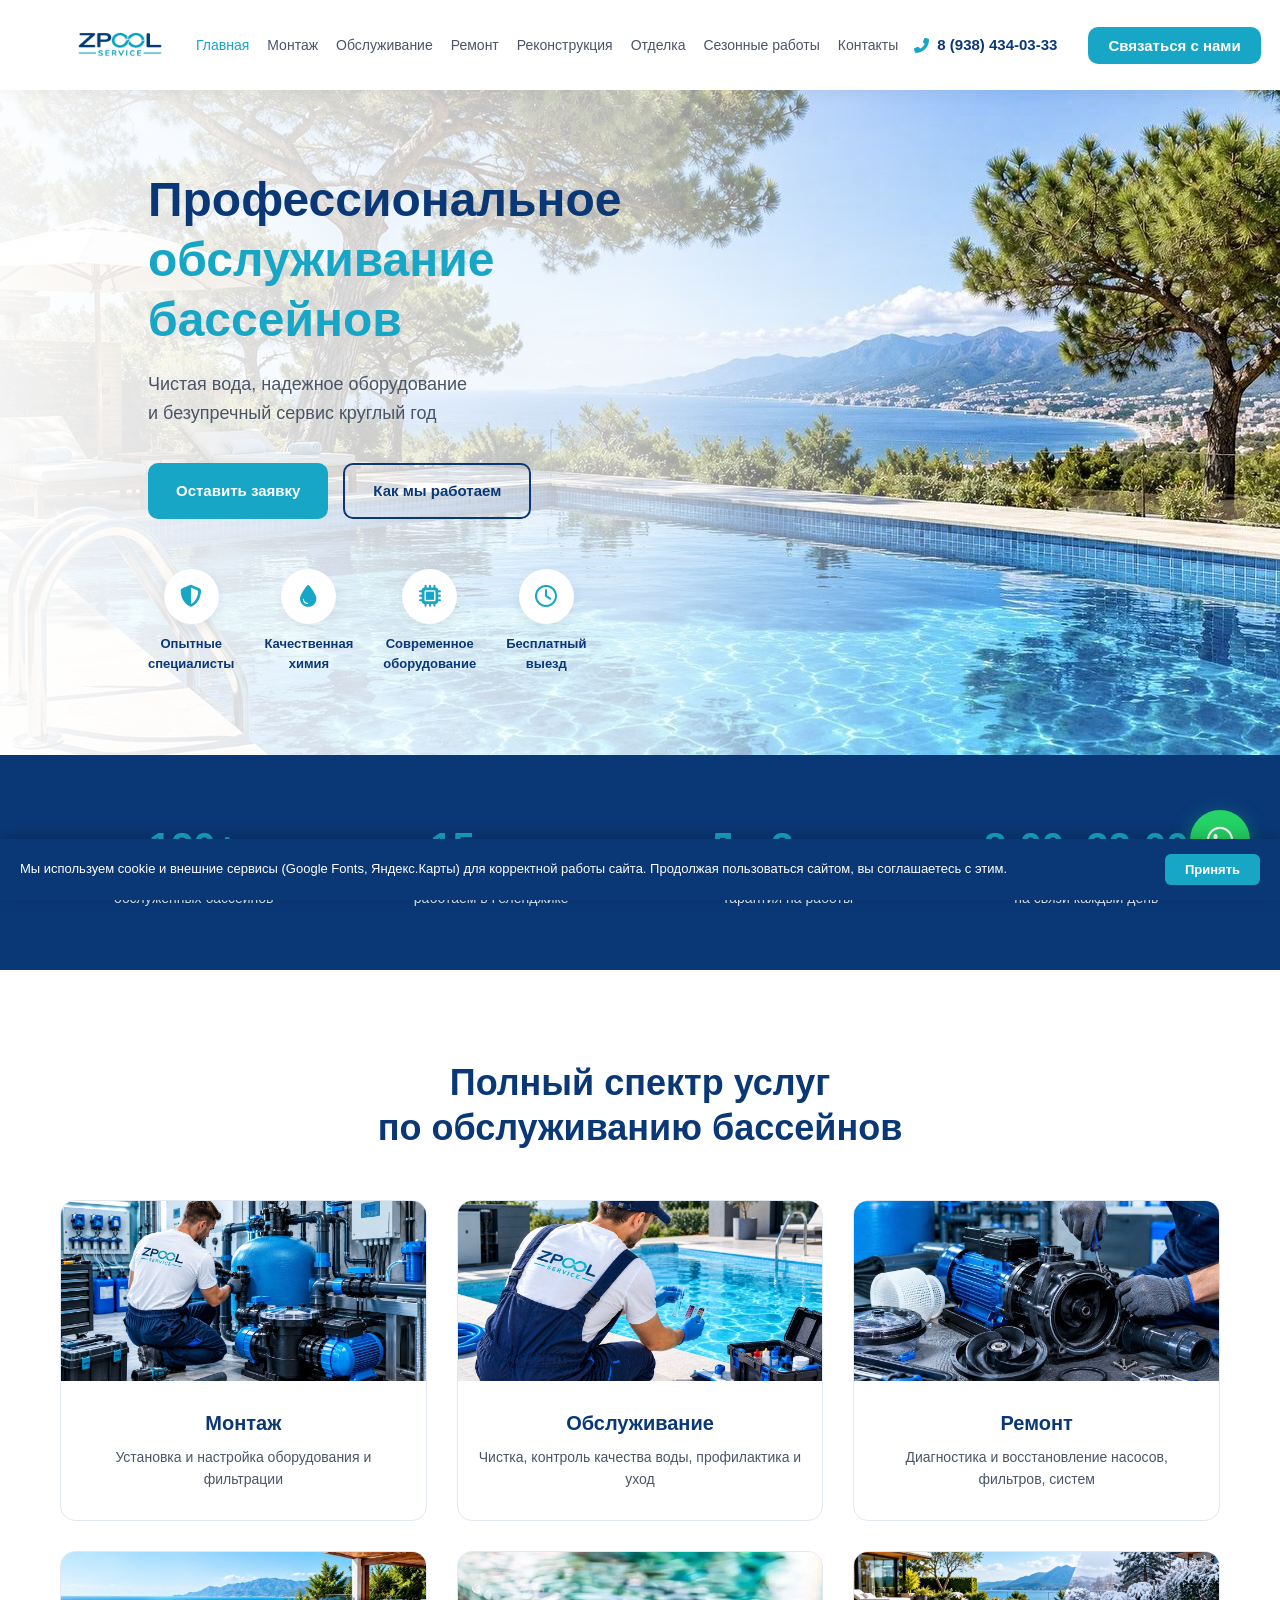
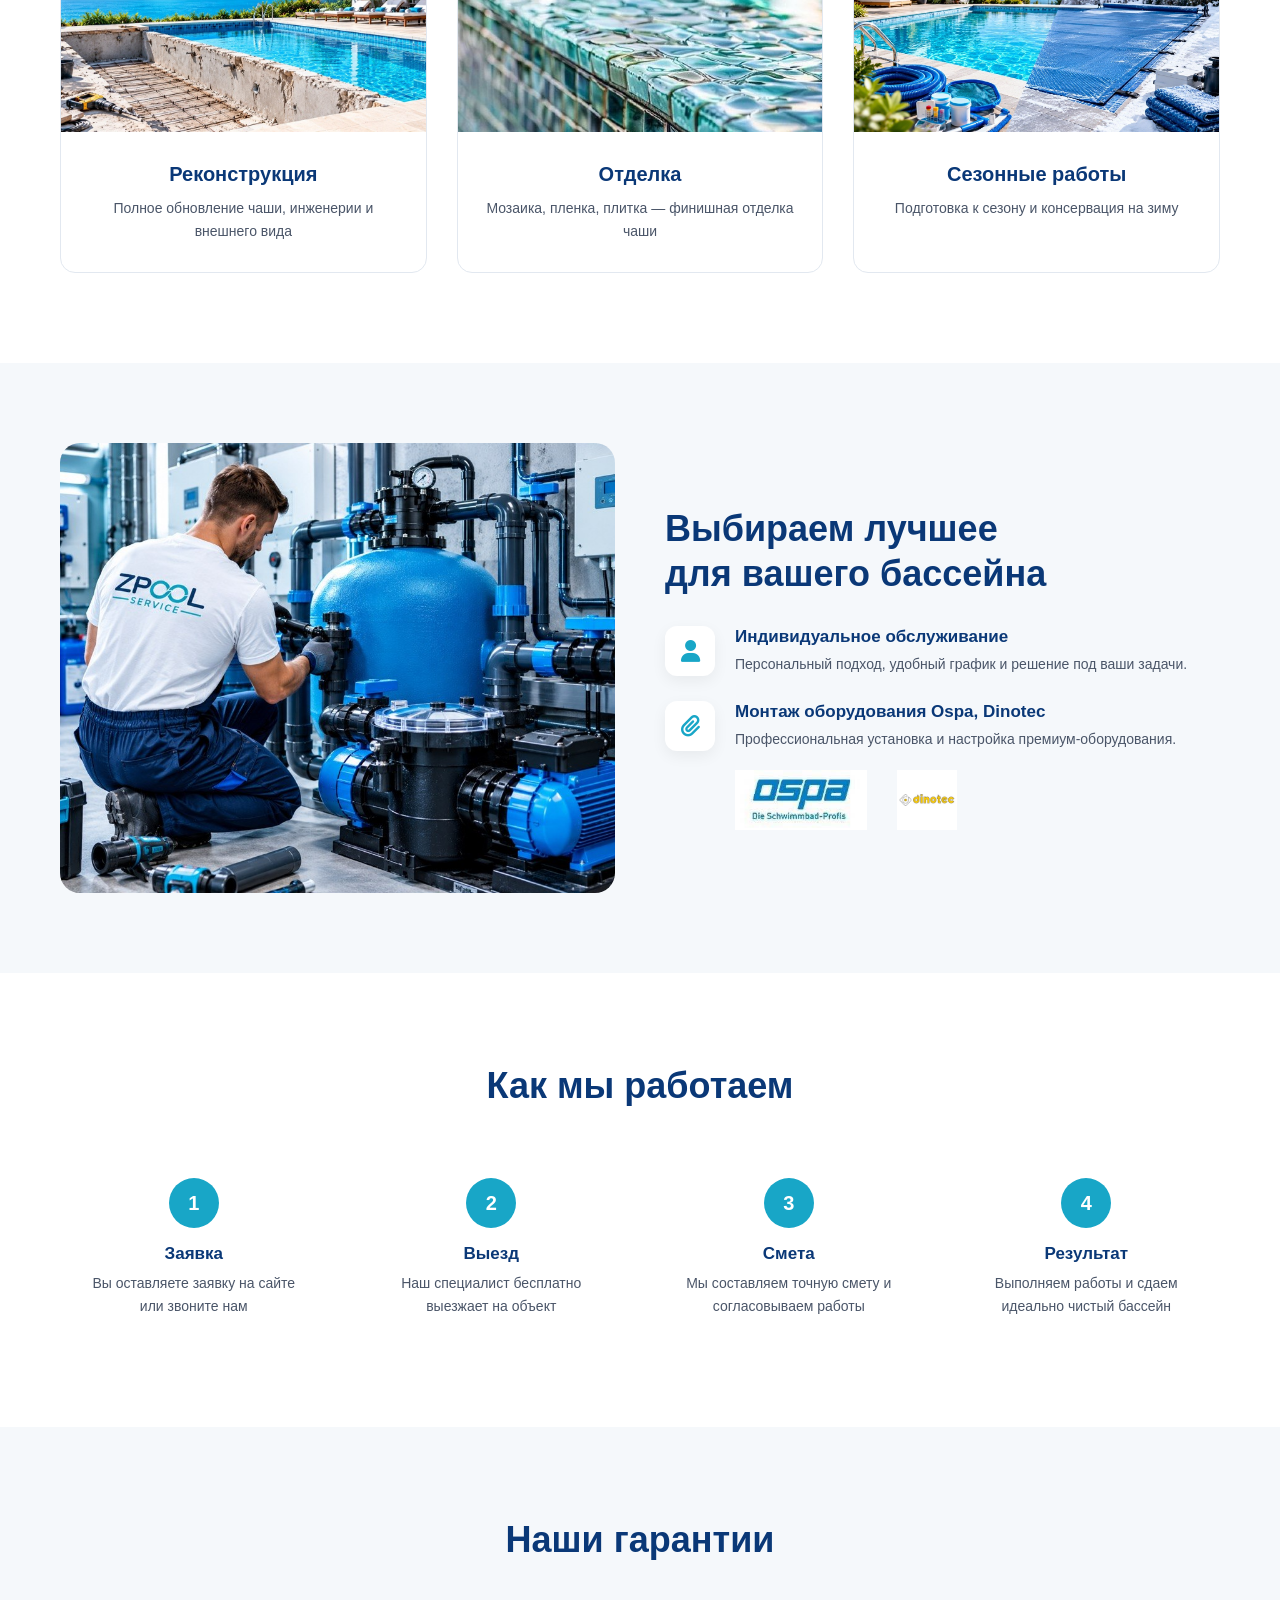
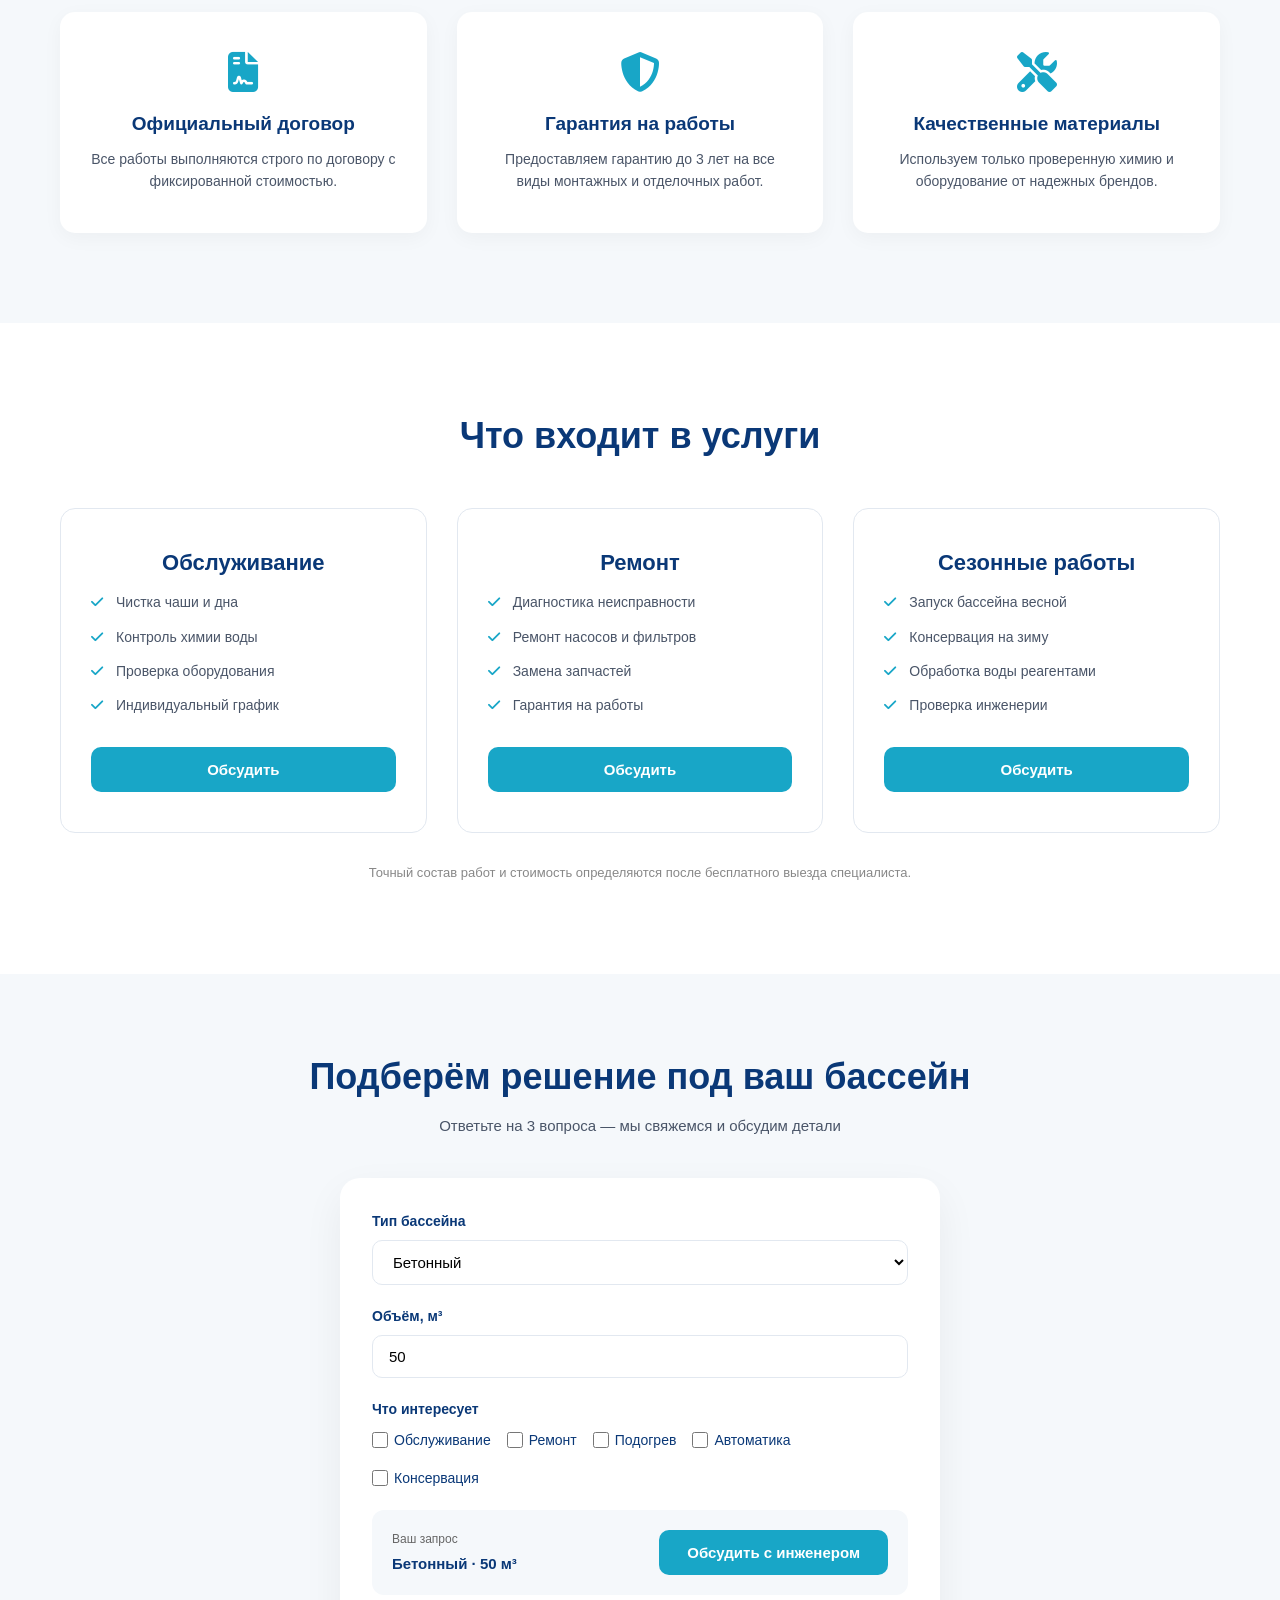
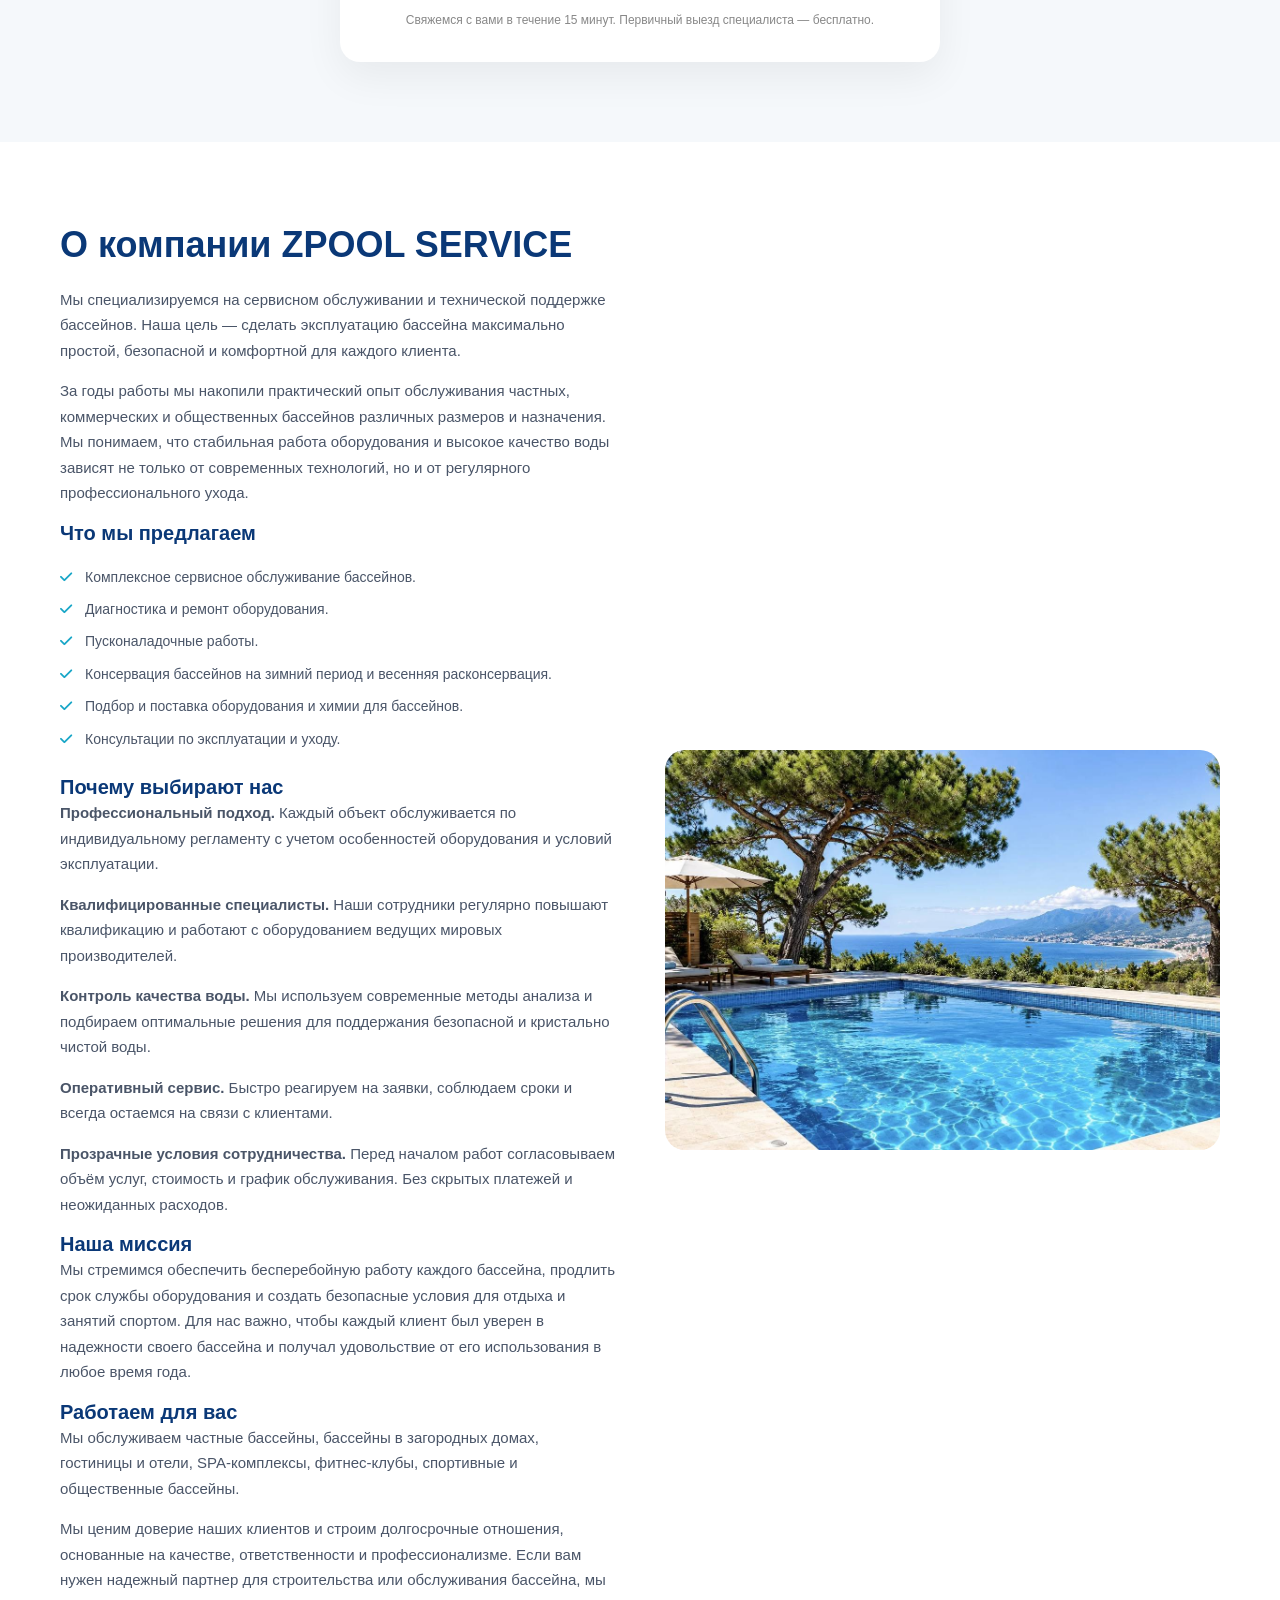
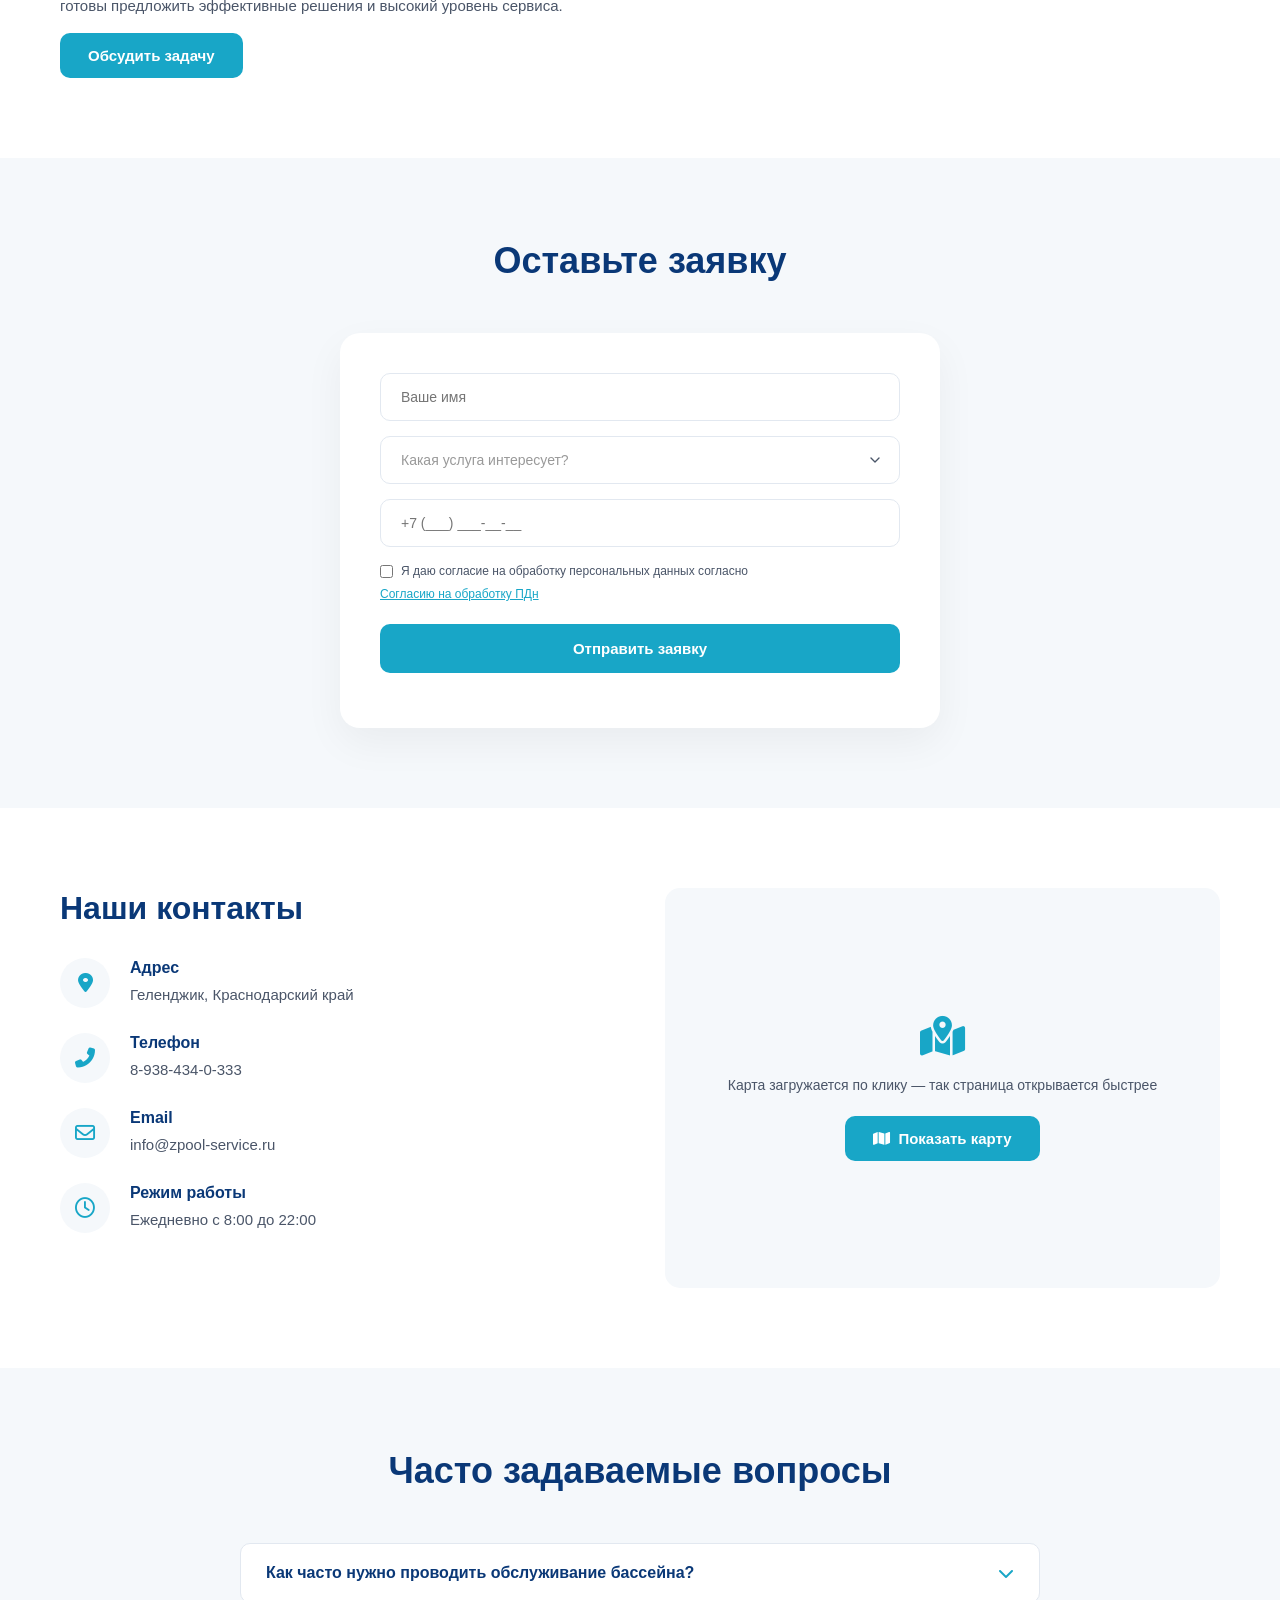
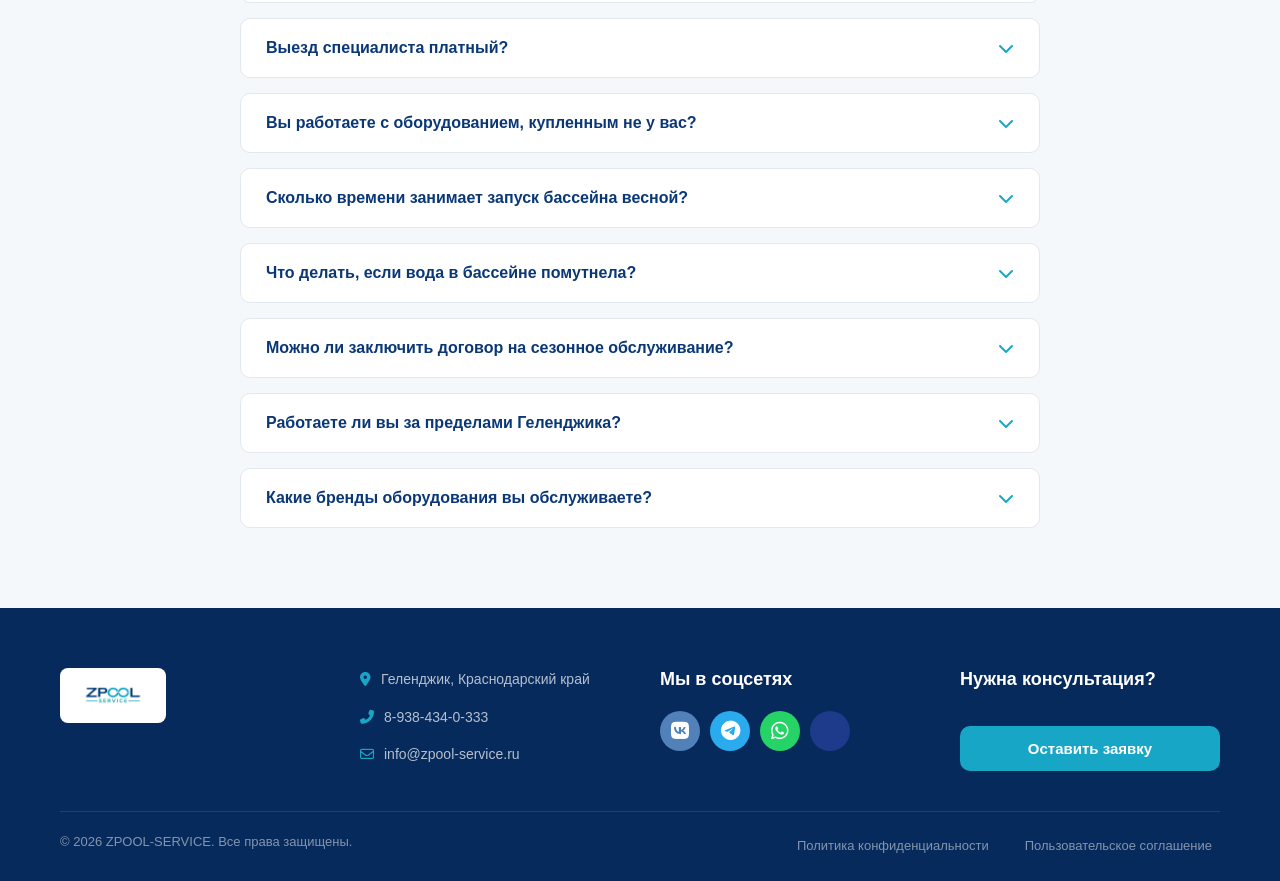
<file: index.html>
<!DOCTYPE html>
<html lang="ru">
<head>
    <meta charset="UTF-8">
    <meta http-equiv="Content-Security-Policy" content="default-src 'self'; script-src 'self'; style-src 'self' 'unsafe-inline' https://fonts.googleapis.com https://cdnjs.cloudflare.com; font-src 'self' https://fonts.gstatic.com https://cdnjs.cloudflare.com; img-src 'self' data: https://maxicons.ru; frame-src https://yandex.ru; connect-src 'self' https://api.web3forms.com; base-uri 'self'; form-action 'self' https://api.web3forms.com; object-src 'none'">
    <meta name="viewport" content="width=device-width, initial-scale=1.0, maximum-scale=5.0">
    <title>ZPOOL SERVICE - Обслуживание бассейнов в Геленджике</title>
    <meta name="description" content="Профессиональное обслуживание бассейнов в Геленджике. Чистка, ремонт, монтаж оборудования Ospa, Dinotec. Бесплатный выезд специалиста.">
    <link rel="canonical" href="https://kb61988.github.io/home-gel.github.io/">
    <meta name="theme-color" content="#0a3877">
    <link rel="icon" href="favicon.png" type="image/png">
    <meta property="og:type" content="website">
    <meta property="og:title" content="ZPOOL SERVICE - Обслуживание бассейнов">
    <meta property="og:description" content="Чистая вода, надежное оборудование и безупречный сервис круглый год.">
    <meta property="og:image" content="https://kb61988.github.io/home-gel.github.io/modern-rectangular-pool.jpg">
    <meta property="og:url" content="https://kb61988.github.io/home-gel.github.io/">
    <link rel="preload" as="image" href="modern-rectangular-pool.jpg" fetchpriority="high">
    <link rel="preconnect" href="https://fonts.googleapis.com">
    <link rel="preconnect" href="https://fonts.gstatic.com" crossorigin>
    <link href="https://fonts.googleapis.com/css2?family=Montserrat:wght@400;500;600;700;800&display=swap" rel="stylesheet">
    <link rel="stylesheet" href="https://cdnjs.cloudflare.com/ajax/libs/font-awesome/6.4.0/css/all.min.css" integrity="sha512-iecdLmaskl7CVkqkXNQ/ZH/XLlvWZOJyj7Yy7tcenmpD1ypASozpmT/E0iPtmFIB46ZmdtAc9eNBvH0H/ZpiBw==" crossorigin="anonymous" referrerpolicy="no-referrer">
    <link rel="stylesheet" href="style.css">
    <script type="application/ld+json">
    {
      "@context": "https://schema.org",
      "@type": "LocalBusiness",
      "name": "ZPOOL SERVICE",
      "description": "Профессиональное обслуживание бассейнов в Геленджике: монтаж, ремонт, реконструкция, отделка, сезонные работы.",
      "url": "https://kb61988.github.io/home-gel.github.io/",
      "telephone": "+79384340333",
      "email": "info@zpool-service.ru",
      "image": "https://kb61988.github.io/home-gel.github.io/modern-rectangular-pool.jpg",
      "address": {
        "@type": "PostalAddress",
        "addressLocality": "Геленджик",
        "addressRegion": "Краснодарский край",
        "addressCountry": "RU"
      },
      "openingHours": "Mo-Su 08:00-22:00",
      "areaServed": "Геленджик",
      "priceRange": "₽₽"
    }
    </script>
    <script type="application/ld+json">
    {
      "@context": "https://schema.org",
      "@type": "FAQPage",
      "mainEntity": [
        { "@type": "Question", "name": "Как часто нужно проводить обслуживание бассейна?", "acceptedAnswer": { "@type": "Answer", "text": "Для поддержания идеального качества воды рекомендуется проводить профилактическую чистку и проверку оборудования не реже 1-2 раз в неделю. Мы можем составить индивидуальный график в зависимости от интенсивности использования." } },
        { "@type": "Question", "name": "Выезд специалиста платный?", "acceptedAnswer": { "@type": "Answer", "text": "Первичный выезд специалиста для оценки состояния бассейна и составления сметы — абсолютно бесплатный. Вы платите только за фактически выполненные работы и материалы." } },
        { "@type": "Question", "name": "Вы работаете с оборудованием, купленным не у вас?", "acceptedAnswer": { "@type": "Answer", "text": "Да, мы обслуживаем и настраиваем оборудование любых популярных брендов (Ospa, Dinotec, Emaux и др.). Наши специалисты помогут с диагностикой и заменой запчастей." } },
        { "@type": "Question", "name": "Сколько времени занимает запуск бассейна весной?", "acceptedAnswer": { "@type": "Answer", "text": "Обычно запуск занимает от 1 до 3 дней в зависимости от состояния бассейна после зимы. Точный срок специалист назовёт после осмотра." } },
        { "@type": "Question", "name": "Что делать, если вода в бассейне помутнела?", "acceptedAnswer": { "@type": "Answer", "text": "Причин может быть несколько: нарушение фильтрации, дисбаланс химии или цветение водорослей. Не стоит решать проблему только химией — лучше вызвать специалиста для диагностики. Мы определим причину и устраним её." } },
        { "@type": "Question", "name": "Можно ли заключить договор на сезонное обслуживание?", "acceptedAnswer": { "@type": "Answer", "text": "Да, мы предлагаем как разовое обслуживание, так и сезонные договоры с фиксированным графиком. Для постоянных клиентов действуют специальные условия." } },
        { "@type": "Question", "name": "Работаете ли вы за пределами Геленджика?", "acceptedAnswer": { "@type": "Answer", "text": "Основная зона работы — Геленджик и ближайшие населённые пункты (Кабардинка, Дивноморское, Джанхот). По крупным объектам возможен выезд дальше — уточняйте по телефону." } },
        { "@type": "Question", "name": "Какие бренды оборудования вы обслуживаете?", "acceptedAnswer": { "@type": "Answer", "text": "Работаем с большинством популярных брендов: Ospa, Dinotec, Emaux, Hayward, Astral, Kripsol и другими. Если у вас редкое оборудование — уточните, мы подскажем, сможем ли помочь." } }
      ]
    }
    </script>
</head>
<body>

    <header class="header">
        <div class="container">
            <a href="index.html" class="logo-link" aria-label="ZPOOL SERVICE — На главную">
                <img src="logo.png" alt="ZPOOL SERVICE" class="logo-img" width="160" height="60">
            </a>
            <nav class="nav" aria-label="Основное меню">
                <a href="index.html" class="active" aria-current="page">Главная</a>
                <a href="montazh.html">Монтаж</a>
                <a href="obsluzhivanie.html">Обслуживание</a>
                <a href="remont.html">Ремонт</a>
                <a href="rekonstrukciya.html">Реконструкция</a>
                <a href="otdelka.html">Отделка</a>
                <a href="season.html">Сезонные работы</a>
                <a href="index.html#contacts">Контакты</a>
            </nav>
            <a href="tel:+79384340333" class="header-phone" aria-label="Позвонить нам">
                <i class="fas fa-phone-alt"></i><span>8 (938) 434-03-33</span>
            </a>
            <button class="btn-primary open-modal-btn btn-header" type="button">Связаться с нами</button>
            <button class="mobile-menu-btn" aria-label="Открыть меню" aria-expanded="false"><i class="fas fa-bars"></i></button>
        </div>
    </header>

    <section class="hero">
        <div class="container hero-content reveal active">
            <h1>Профессиональное <br><span>обслуживание бассейнов</span></h1>
            <p>Чистая вода, надежное оборудование <br>и безупречный сервис круглый год</p>
            <div class="hero-buttons">
                <button class="btn-primary open-modal-btn" type="button">Оставить заявку</button>
                <a href="#process" class="btn-outline">Как мы работаем</a>
            </div>
            <div class="hero-features">
                <div class="feature"><div class="feature-icon"><i class="fas fa-shield-alt"></i></div><span>Опытные<br>специалисты</span></div>
                <div class="feature"><div class="feature-icon"><i class="fas fa-tint"></i></div><span>Качественная<br>химия</span></div>
                <div class="feature"><div class="feature-icon"><i class="fas fa-microchip"></i></div><span>Современное<br>оборудование</span></div>
                <div class="feature"><div class="feature-icon"><i class="far fa-clock"></i></div><span>Бесплатный<br>выезд</span></div>
            </div>
        </div>
    </section>

    <section class="stats" aria-label="Компания в цифрах">
        <div class="container">
            <div class="stats-grid reveal">
                <div><div class="stat-num">120+</div><div class="stat-label">обслуженных бассейнов</div></div>
                <div><div class="stat-num">15 лет</div><div class="stat-label">работаем в Геленджике</div></div>
                <div><div class="stat-num">До 3 лет</div><div class="stat-label">гарантия на работы</div></div>
                <div><div class="stat-num">8:00–22:00</div><div class="stat-label">на связи каждый день</div></div>
            </div>
        </div>
    </section>

    <section class="services" id="services">
        <div class="container">
            <h2 class="section-title reveal">Полный спектр услуг<br>по обслуживанию бассейнов</h2>
            <div class="services-grid">
                <a href="montazh.html" class="service-card reveal">
                    <div class="service-img"><img src="service-montazh.jpg" alt="Монтаж бассейна" loading="lazy" width="600" height="400"></div>
                    <div class="service-content"><h3>Монтаж</h3><p>Установка и настройка оборудования и фильтрации</p></div>
                </a>
                <a href="obsluzhivanie.html" class="service-card reveal">
                    <div class="service-img"><img src="service-obsluzhivanie.jpg" alt="Обслуживание бассейна" loading="lazy" width="600" height="400"></div>
                    <div class="service-content"><h3>Обслуживание</h3><p>Чистка, контроль качества воды, профилактика и уход</p></div>
                </a>
                <a href="remont.html" class="service-card reveal">
                    <div class="service-img"><img src="service-remont.jpg" alt="Ремонт бассейна" loading="lazy" width="600" height="400"></div>
                    <div class="service-content"><h3>Ремонт</h3><p>Диагностика и восстановление насосов, фильтров, систем</p></div>
                </a>
                <a href="rekonstrukciya.html" class="service-card reveal">
                    <div class="service-img"><img src="service-rekonstrukciya.jpg" alt="Реконструкция бассейна" loading="lazy" width="600" height="400"></div>
                    <div class="service-content"><h3>Реконструкция</h3><p>Полное обновление чаши, инженерии и внешнего вида</p></div>
                </a>
                <a href="otdelka.html" class="service-card reveal">
                    <div class="service-img"><img src="service-otdelka.jpg" alt="Отделка бассейна" loading="lazy" width="600" height="400"></div>
                    <div class="service-content"><h3>Отделка</h3><p>Мозаика, пленка, плитка — финишная отделка чаши</p></div>
                </a>
                <a href="season.html" class="service-card reveal">
                    <div class="service-img"><img src="service-season.jpg" alt="Сезонные работы" loading="lazy" width="600" height="400"></div>
                    <div class="service-content"><h3>Сезонные работы</h3><p>Подготовка к сезону и консервация на зиму</p></div>
                </a>
            </div>
        </div>
    </section>

    <section class="equipment" id="equipment">
        <div class="container reveal">
            <div class="equipment-inner">
                <div class="equipment-img" role="img" aria-label="Профессиональное оборудование для бассейнов"></div>
                <div class="equipment-content">
                    <h2>Выбираем лучшее<br>для вашего бассейна</h2>
                    <div class="equipment-grid">
                        <div class="equip-item">
                            <div class="icon"><i class="fas fa-user"></i></div>
                            <div><h4>Индивидуальное обслуживание</h4><p>Персональный подход, удобный график и решение под ваши задачи.</p></div>
                        </div>
                        <div class="equip-item">
                            <div class="icon"><i class="fas fa-paperclip"></i></div>
                            <div>
                                <h4>Монтаж оборудования Ospa, Dinotec</h4>
                                <p>Профессиональная установка и настройка премиум-оборудования.</p>
                                <div class="brand-logos">
                                    <div class="brand-ospa"><img src="ospa-logo.png" alt="Ospa" loading="lazy"></div>
                                    <div class="brand-dinotec"><img src="dinotec.png" alt="Dinotec" loading="lazy"></div>
                                </div>
                            </div>
                        </div>
                    </div>
                </div>
            </div>
        </div>
    </section>

    <section class="process" id="process">
        <div class="container">
            <h2 class="section-title reveal">Как мы работаем</h2>
            <div class="process-grid reveal">
                <div class="process-step"><div class="step-num">1</div><h4>Заявка</h4><p>Вы оставляете заявку на сайте или звоните нам</p></div>
                <div class="process-step"><div class="step-num">2</div><h4>Выезд</h4><p>Наш специалист бесплатно выезжает на объект</p></div>
                <div class="process-step"><div class="step-num">3</div><h4>Смета</h4><p>Мы составляем точную смету и согласовываем работы</p></div>
                <div class="process-step"><div class="step-num">4</div><h4>Результат</h4><p>Выполняем работы и сдаем идеально чистый бассейн</p></div>
            </div>
        </div>
    </section>

    <section class="guarantees" id="guarantees">
        <div class="container">
            <h2 class="section-title reveal">Наши гарантии</h2>
            <div class="guarantees-grid">
                <div class="guarantee-card reveal"><i class="fas fa-file-contract"></i><h3>Официальный договор</h3><p>Все работы выполняются строго по договору с фиксированной стоимостью.</p></div>
                <div class="guarantee-card reveal"><i class="fas fa-shield-alt"></i><h3>Гарантия на работы</h3><p>Предоставляем гарантию до 3 лет на все виды монтажных и отделочных работ.</p></div>
                <div class="guarantee-card reveal"><i class="fas fa-tools"></i><h3>Качественные материалы</h3><p>Используем только проверенную химию и оборудование от надежных брендов.</p></div>
            </div>
        </div>
    </section>

    <section class="prices" id="what-included">
        <div class="container">
            <h2 class="section-title reveal">Что входит в услуги</h2>
            <div class="prices-grid reveal">
                <div class="price-card">
                    <h3>Обслуживание</h3>
                    <ul>
                        <li>Чистка чаши и дна</li>
                        <li>Контроль химии воды</li>
                        <li>Проверка оборудования</li>
                        <li>Индивидуальный график</li>
                    </ul>
                    <button class="btn-primary open-modal-btn" type="button">Обсудить</button>
                </div>
                <div class="price-card">
                    <h3>Ремонт</h3>
                    <ul>
                        <li>Диагностика неисправности</li>
                        <li>Ремонт насосов и фильтров</li>
                        <li>Замена запчастей</li>
                        <li>Гарантия на работы</li>
                    </ul>
                    <button class="btn-primary open-modal-btn" type="button">Обсудить</button>
                </div>
                <div class="price-card">
                    <h3>Сезонные работы</h3>
                    <ul>
                        <li>Запуск бассейна весной</li>
                        <li>Консервация на зиму</li>
                        <li>Обработка воды реагентами</li>
                        <li>Проверка инженерии</li>
                    </ul>
                    <button class="btn-primary open-modal-btn" type="button">Обсудить</button>
                </div>
            </div>
            <p class="prices-note">Точный состав работ и стоимость определяются после бесплатного выезда специалиста.</p>
        </div>
    </section>

    <section class="calculator-section" id="calculator">
        <div class="container">
            <h2 class="section-title reveal">Подберём решение под ваш бассейн</h2>
            <p class="calculator-subtitle reveal">Ответьте на 3 вопроса — мы свяжемся и обсудим детали</p>
            <div class="calculator-box reveal">
                <div class="calc-row">
                    <label for="calc-type">Тип бассейна</label>
                    <select id="calc-type">
                        <option value="Бетонный">Бетонный</option>
                        <option value="Композитный">Композитный</option>
                        <option value="Каркасный">Каркасный</option>
                    </select>
                </div>
                <div class="calc-row">
                    <label for="calc-volume">Объём, м³</label>
                    <input id="calc-volume" type="number" min="10" max="200" value="50">
                </div>
                <div class="calc-row">
                    <label>Что интересует</label>
                    <div class="calc-extras">
                        <label><input type="checkbox" value="Обслуживание"> Обслуживание</label>
                        <label><input type="checkbox" value="Ремонт"> Ремонт</label>
                        <label><input type="checkbox" value="Подогрев"> Подогрев</label>
                        <label><input type="checkbox" value="Автоматика"> Автоматика</label>
                        <label><input type="checkbox" value="Консервация"> Консервация</label>
                    </div>
                </div>
                <div class="calc-result-box">
                    <div>
                        <div class="calc-label">Ваш запрос</div>
                        <div id="calc-summary" style="font-size: 15px; font-weight: 600; color: var(--c-dark); margin-top: 4px; line-height: 1.4;">Бетонный · 50 м³</div>
                    </div>
                    <button class="btn-primary" type="button" id="calc-request-btn">Обсудить с инженером</button>
                </div>
                <p class="calc-note">Свяжемся с вами в течение 15 минут. Первичный выезд специалиста — бесплатно.</p>
            </div>
        </div>
    </section>

    <section class="about-section" id="about">
        <div class="container">
            <div class="about-inner reveal">
                <div class="about-text">
                    <h2>О компании ZPOOL SERVICE</h2>
                    <p>Мы специализируемся на сервисном обслуживании и технической поддержке бассейнов. Наша цель — сделать эксплуатацию бассейна максимально простой, безопасной и комфортной для каждого клиента.</p>
                    <p>За годы работы мы накопили практический опыт обслуживания частных, коммерческих и общественных бассейнов различных размеров и назначения. Мы понимаем, что стабильная работа оборудования и высокое качество воды зависят не только от современных технологий, но и от регулярного профессионального ухода.</p>

                    <h3>Что мы предлагаем</h3>
                    <ul class="about-list">
                        <li>Комплексное сервисное обслуживание бассейнов.</li>
                        <li>Диагностика и ремонт оборудования.</li>
                        <li>Пусконаладочные работы.</li>
                        <li>Консервация бассейнов на зимний период и весенняя расконсервация.</li>
                        <li>Подбор и поставка оборудования и химии для бассейнов.</li>
                        <li>Консультации по эксплуатации и уходу.</li>
                    </ul>

                    <h3>Почему выбирают нас</h3>
                    <p><strong>Профессиональный подход.</strong> Каждый объект обслуживается по индивидуальному регламенту с учетом особенностей оборудования и условий эксплуатации.</p>
                    <p><strong>Квалифицированные специалисты.</strong> Наши сотрудники регулярно повышают квалификацию и работают с оборудованием ведущих мировых производителей.</p>
                    <p><strong>Контроль качества воды.</strong> Мы используем современные методы анализа и подбираем оптимальные решения для поддержания безопасной и кристально чистой воды.</p>
                    <p><strong>Оперативный сервис.</strong> Быстро реагируем на заявки, соблюдаем сроки и всегда остаемся на связи с клиентами.</p>
                    <p><strong>Прозрачные условия сотрудничества.</strong> Перед началом работ согласовываем объём услуг, стоимость и график обслуживания. Без скрытых платежей и неожиданных расходов.</p>

                    <h3>Наша миссия</h3>
                    <p>Мы стремимся обеспечить бесперебойную работу каждого бассейна, продлить срок службы оборудования и создать безопасные условия для отдыха и занятий спортом. Для нас важно, чтобы каждый клиент был уверен в надежности своего бассейна и получал удовольствие от его использования в любое время года.</p>

                    <h3>Работаем для вас</h3>
                    <p>Мы обслуживаем частные бассейны, бассейны в загородных домах, гостиницы и отели, SPA-комплексы, фитнес-клубы, спортивные и общественные бассейны.</p>
                    <p>Мы ценим доверие наших клиентов и строим долгосрочные отношения, основанные на качестве, ответственности и профессионализме. Если вам нужен надежный партнер для строительства или обслуживания бассейна, мы готовы предложить эффективные решения и высокий уровень сервиса.</p>
                    <button class="btn-primary open-modal-btn" type="button">Обсудить задачу</button>
                </div>
                <div class="about-img" role="img" aria-label="Бассейн, который мы обслуживаем"></div>
            </div>
        </div>
    </section>

    <section class="form-section" id="request">
        <div class="container reveal">
            <h2 class="section-title">Оставьте заявку</h2>
            <div class="form-wrapper">
                <form id="requestForm" action="https://api.web3forms.com/submit" method="POST">
                    <input type="hidden" name="access_key" value="ВАШ_ACCESS_KEY_ЗДЕСЬ">
                    <input type="hidden" name="from_name" value="ZPOOL SERVICE">
                    <input type="hidden" name="subject" value="Новая заявка с сайта ZPOOL SERVICE">
                    <input type="checkbox" name="botcheck" class="hp-field" tabindex="-1" aria-hidden="true" autocomplete="off">

                    <label for="request-name" class="sr-only">Ваше имя</label>
                    <input id="request-name" type="text" name="name" class="form-control" placeholder="Ваше имя" required autocomplete="name">

                    <label for="request-service" class="sr-only">Услуга</label>
                    <select id="request-service" name="service" class="form-control" required>
                        <option value="" disabled selected>Какая услуга интересует?</option>
                        <option value="Обслуживание">Обслуживание</option>
                        <option value="Монтаж">Монтаж</option>
                        <option value="Ремонт">Ремонт</option>
                        <option value="Реконструкция">Реконструкция</option>
                        <option value="Отделка">Отделка</option>
                        <option value="Сезонные работы">Сезонные работы</option>
                        <option value="Другое">Другое</option>
                    </select>

                    <label for="request-phone" class="sr-only">Телефон</label>
                    <input id="request-phone" type="tel" name="phone" class="form-control" placeholder="+7 (___) ___-__-__" required autocomplete="tel" inputmode="tel" maxlength="18" pattern="\+?[0-9\s\-\(\)]{10,18}" title="Введите корректный номер телефона">

                    <div class="consent-wrapper">
                        <label class="consent-label">
                            <input type="checkbox" name="consent" value="yes" required>
                            <span>Я даю согласие на обработку персональных данных согласно</span>
                        </label>
                        <button type="button" class="open-consent open-privacy-link">Согласию на обработку ПДн</button>
                    </div>

                    <button type="submit" class="btn-primary btn-submit">Отправить заявку</button>
                    <div id="formMessage" class="form-message" role="status" aria-live="polite"></div>
                </form>
            </div>
        </div>
    </section>

    <section class="contacts" id="contacts">
        <div class="container">
            <div class="contact-wrapper">
                <div class="contact-info reveal">
                    <h2>Наши контакты</h2>
                    <div class="info-item"><div class="info-icon"><i class="fas fa-map-marker-alt"></i></div><div><h4>Адрес</h4><p>Геленджик, Краснодарский край</p></div></div>
                    <div class="info-item"><div class="info-icon"><i class="fas fa-phone-alt"></i></div><div><h4>Телефон</h4><p><a href="tel:+79384340333">8-938-434-0-333</a></p></div></div>
                    <div class="info-item"><div class="info-icon"><i class="far fa-envelope"></i></div><div><h4>Email</h4><p><a href="mailto:info@zpool-service.ru">info@zpool-service.ru</a></p></div></div>
                    <div class="info-item"><div class="info-icon"><i class="far fa-clock"></i></div><div><h4>Режим работы</h4><p>Ежедневно с 8:00 до 22:00</p></div></div>
                </div>
                <div class="map-container reveal">
                    <div class="map-placeholder" id="mapPlaceholder">
                        <i class="fas fa-map-location-dot map-icon"></i>
                        <p>Карта загружается по клику — так страница открывается быстрее</p>
                        <button class="btn-primary" id="loadMapBtn" type="button"><i class="fas fa-map"></i> Показать карту</button>
                    </div>
                    <iframe id="mapFrame" style="display: none;" title="Карта — Геленджик" allowfullscreen="true" loading="lazy"></iframe>
                </div>
            </div>
        </div>
    </section>

    <section class="faq" id="faq">
        <div class="container">
            <h2 class="section-title reveal">Часто задаваемые вопросы</h2>
            <div class="faq-list reveal">
                <div class="faq-item">
                    <button class="faq-question" aria-expanded="false" type="button">Как часто нужно проводить обслуживание бассейна?<i class="fas fa-chevron-down"></i></button>
                    <div class="faq-answer"><p>Для поддержания идеального качества воды рекомендуется проводить профилактическую чистку и проверку оборудования не реже 1-2 раз в неделю. Мы можем составить индивидуальный график в зависимости от интенсивности использования.</p></div>
                </div>
                <div class="faq-item">
                    <button class="faq-question" aria-expanded="false" type="button">Выезд специалиста платный?<i class="fas fa-chevron-down"></i></button>
                    <div class="faq-answer"><p>Первичный выезд специалиста для оценки состояния бассейна и составления сметы — абсолютно бесплатный. Вы платите только за фактически выполненные работы и материалы.</p></div>
                </div>
                <div class="faq-item">
                    <button class="faq-question" aria-expanded="false" type="button">Вы работаете с оборудованием, купленным не у вас?<i class="fas fa-chevron-down"></i></button>
                    <div class="faq-answer"><p>Да, мы обслуживаем и настраиваем оборудование любых популярных брендов (Ospa, Dinotec, Emaux и др.). Наши специалисты помогут с диагностикой и заменой запчастей.</p></div>
                </div>
                <div class="faq-item">
                    <button class="faq-question" aria-expanded="false" type="button">Сколько времени занимает запуск бассейна весной?<i class="fas fa-chevron-down"></i></button>
                    <div class="faq-answer"><p>Обычно запуск занимает от 1 до 3 дней в зависимости от состояния бассейна после зимы. Точный срок специалист назовёт после осмотра.</p></div>
                </div>
                <div class="faq-item">
                    <button class="faq-question" aria-expanded="false" type="button">Что делать, если вода в бассейне помутнела?<i class="fas fa-chevron-down"></i></button>
                    <div class="faq-answer"><p>Причин может быть несколько: нарушение фильтрации, дисбаланс химии или цветение водорослей. Не стоит решать проблему только химией — лучше вызвать специалиста для диагностики. Мы определим причину и устраним её.</p></div>
                </div>
                <div class="faq-item">
                    <button class="faq-question" aria-expanded="false" type="button">Можно ли заключить договор на сезонное обслуживание?<i class="fas fa-chevron-down"></i></button>
                    <div class="faq-answer"><p>Да, мы предлагаем как разовое обслуживание, так и сезонные договоры с фиксированным графиком. Для постоянных клиентов действуют специальные условия.</p></div>
                </div>
                <div class="faq-item">
                    <button class="faq-question" aria-expanded="false" type="button">Работаете ли вы за пределами Геленджика?<i class="fas fa-chevron-down"></i></button>
                    <div class="faq-answer"><p>Основная зона работы — Геленджик и ближайшие населённые пункты (Кабардинка, Дивноморское, Джанхот). По крупным объектам возможен выезд дальше — уточняйте по телефону.</p></div>
                </div>
                <div class="faq-item">
                    <button class="faq-question" aria-expanded="false" type="button">Какие бренды оборудования вы обслуживаете?<i class="fas fa-chevron-down"></i></button>
                    <div class="faq-answer"><p>Работаем с большинством популярных брендов: Ospa, Dinotec, Emaux, Hayward, Astral, Kripsol и другими. Если у вас редкое оборудование — уточните, мы подскажем, сможем ли помочь.</p></div>
                </div>
            </div>
        </div>
    </section>

    <footer class="footer" id="footer">
        <div class="container">
            <div class="footer-grid">
                <div class="reveal"><a href="index.html" class="footer-logo-link"><img src="logo.png" alt="ZPOOL SERVICE" class="footer-logo-img" loading="lazy" width="160" height="65"></a></div>
                <div class="reveal">
                    <ul class="contact-list">
                        <li><i class="fas fa-map-marker-alt"></i><span>Геленджик, Краснодарский край</span></li>
                        <li><i class="fas fa-phone-alt"></i><a href="tel:+79384340333">8-938-434-0-333</a></li>
                        <li><i class="far fa-envelope"></i><a href="mailto:info@zpool-service.ru">info@zpool-service.ru</a></li>
                    </ul>
                </div>
                <div class="reveal">
                    <h4>Мы в соцсетях</h4>
                    <div class="socials">
                        <a href="ССЫЛКА_НА_ВК" class="s-vk" aria-label="ВКонтакте" target="_blank" rel="noopener"><i class="fab fa-vk"></i></a>
                        <a href="ССЫЛКА_НА_TELEGRAM" class="s-tg" aria-label="Telegram" target="_blank" rel="noopener"><i class="fab fa-telegram-plane"></i></a>
                        <a href="https://wa.me/79384340333" class="s-wa" aria-label="WhatsApp" target="_blank" rel="noopener"><i class="fab fa-whatsapp"></i></a>
                        <a href="ССЫЛКА_НА_MAX" class="s-max" aria-label="MAX" target="_blank" rel="noopener"></a>
                    </div>
                </div>
                <div class="reveal">
                    <h4>Нужна консультация?</h4>
                    <button class="btn-primary open-modal-btn footer-btn" type="button">Оставить заявку</button>
                </div>
            </div>
            <div class="footer-bottom">
                <div>© 2024 ZPOOL-SERVICE. Все права защищены.</div>
                <div class="footer-bottom-links">
                    <button type="button" class="open-privacy">Политика конфиденциальности</button>
                    <button type="button" class="open-terms">Пользовательское соглашение</button>
                </div>
            </div>
        </div>
    </footer>

    <a href="https://wa.me/79384340333" class="floating-whatsapp" aria-label="Написать в WhatsApp"><i class="fab fa-whatsapp"></i></a>
    <div class="mobile-bottom-bar">
        <a href="tel:+79384340333" class="mobile-bar-call"><i class="fas fa-phone-alt"></i> Позвонить</a>
        <a href="https://wa.me/79384340333" class="mobile-bar-wa"><i class="fab fa-whatsapp"></i> WhatsApp</a>
    </div>

    <div class="cookie-banner" id="cookieBanner" role="region" aria-label="Уведомление об использовании cookie">
        <p>Мы используем cookie и внешние сервисы (Google Fonts, Яндекс.Карты) для корректной работы сайта. Продолжая пользоваться сайтом, вы соглашаетесь с этим.</p>
        <button type="button" class="cookie-accept">Принять</button>
    </div>

    <div class="modal-overlay" id="callbackModal" role="dialog" aria-modal="true" aria-labelledby="callbackTitle">
        <div class="modal-content">
            <button class="close-modal close-callback" aria-label="Закрыть окно" type="button">&times;</button>
            <h3 id="callbackTitle" class="modal-title-center">Оставить заявку</h3>
            <p class="modal-subtitle">Оставьте свои контакты, и мы перезвоним вам в течение 15 минут</p>
            <p id="modalPoolParams" style="display: none; background: var(--c-bg-light); padding: 10px 15px; border-radius: 8px; font-size: 13px; margin-bottom: 15px; color: var(--c-dark); text-align: left;"></p>
            <form id="modalForm" action="https://api.web3forms.com/submit" method="POST">
                <input type="hidden" name="access_key" value="ВАШ_ACCESS_KEY_ЗДЕСЬ">
                <input type="hidden" name="from_name" value="ZPOOL SERVICE">
                <input type="hidden" name="subject" value="Новая заявка с сайта ZPOOL SERVICE (модалка)">
                <input type="checkbox" name="botcheck" class="hp-field" tabindex="-1" aria-hidden="true" autocomplete="off">
                <label for="modal-name" class="sr-only">Ваше имя</label>
                <input id="modal-name" type="text" name="name" class="form-control" placeholder="Ваше имя" required autocomplete="name">

                <label for="modal-service" class="sr-only">Услуга</label>
                <select id="modal-service" name="service" class="form-control" required>
                    <option value="" disabled selected>Какая услуга интересует?</option>
                    <option value="Обслуживание">Обслуживание</option>
                    <option value="Монтаж">Монтаж</option>
                    <option value="Ремонт">Ремонт</option>
                    <option value="Реконструкция">Реконструкция</option>
                    <option value="Отделка">Отделка</option>
                    <option value="Сезонные работы">Сезонные работы</option>
                    <option value="Другое">Другое</option>
                </select>

                <label for="modal-phone" class="sr-only">Телефон</label>
                <input id="modal-phone" type="tel" name="phone" class="form-control" placeholder="+7 (___) ___-__-__" required autocomplete="tel" inputmode="tel" maxlength="18" pattern="\+?[0-9\s\-\(\)]{10,18}" title="Введите корректный номер телефона">
                <div class="consent-wrapper">
                    <label class="consent-label">
                        <input type="checkbox" name="consent" value="yes" required>
                        <span>Я даю согласие на обработку персональных данных согласно</span>
                    </label>
                    <button type="button" class="open-consent open-privacy-link">Согласию на обработку ПДн</button>
                </div>
                <button type="submit" class="btn-primary btn-submit">Отправить</button>
                <div id="modalMessage" class="form-message" role="status" aria-live="polite"></div>
            </form>
        </div>
    </div>

    <div class="modal-overlay" id="privacyModal" role="dialog" aria-modal="true" aria-labelledby="privacyTitle">
        <div class="modal-content modal-large">
            <button class="close-modal close-privacy" aria-label="Закрыть окно" type="button">&times;</button>
            <h3 id="privacyTitle" class="modal-title-left">Политика конфиденциальности</h3>
            <div class="legal-text">
                <p><strong>1. Общие положения</strong><br>Настоящая Политика конфиденциальности действует в отношении всей информации, которую сайт ZPOOL SERVICE может получить о Пользователе.</p>
                <p><strong>2. Какие данные мы собираем</strong><br>Мы собираем только те данные, которые Пользователь предоставляет добровольно при заполнении формы: Имя и номер телефона.</p>
                <p><strong>3. Цели сбора данных</strong><br>Данные собираются исключительно для связи с Пользователем, консультирования по вопросам услуг и заключения договора.</p>
            </div>
        </div>
    </div>

    <div class="modal-overlay" id="consentModal" role="dialog" aria-modal="true" aria-labelledby="consentTitle">
        <div class="modal-content modal-large">
            <button class="close-modal close-consent" aria-label="Закрыть окно" type="button">&times;</button>
            <h3 id="consentTitle" class="modal-title-left">Согласие на обработку персональных данных</h3>
            <div class="legal-text consent-text">
                <p><strong>1. Общие положения</strong><br>Настоящим я, субъект персональных данных, свободно, своей волей и в своём интересе даю согласие на обработку моих персональных данных оператору — ZPOOL SERVICE (далее — Оператор), в соответствии с Федеральным законом от 27.07.2006 № 152-ФЗ «О персональных данных».</p>
                <p><strong>2. Перечень данных</strong><br>Имя; номер телефона.</p>
                <p><strong>3. Цель обработки</strong><br>Обратный звонок; консультирование по услугам; заключение и исполнение договора.</p>
                <p><strong>4. Действия с данными</strong><br>Сбор, запись, систематизация, накопление, хранение, уточнение (обновление, изменение), извлечение, использование, блокирование, удаление, уничтожение.</p>
                <p><strong>5. Срок действия</strong><br>До отзыва согласия субъектом персональных данных.</p>
                <p><strong>6. Порядок отзыва</strong><br>Согласие может быть отозвано путём направления письменного уведомления на адрес электронной почты <a href="mailto:info@zpool-service.ru">info@zpool-service.ru</a>.</p>
            </div>
        </div>
    </div>

    <div class="modal-overlay" id="termsModal" role="dialog" aria-modal="true" aria-labelledby="termsTitle">
        <div class="modal-content modal-large">
            <button class="close-modal close-terms" aria-label="Закрыть окно" type="button">&times;</button>
            <h3 id="termsTitle" class="modal-title-left">Пользовательское соглашение</h3>
            <div class="legal-text">
                <p><strong>1. Общие положения</strong><br>Настоящее Соглашение регулирует отношения между владельцем сайта ZPOOL SERVICE и Пользователем при использовании сайта.</p>
                <p><strong>2. Предмет соглашения</strong><br>Сайт предоставляет Пользователю доступ к информации об услугах. Оставляя заявку, Пользователь подтверждает согласие на обработку данных.</p>
            </div>
        </div>
    </div>

    <noscript><style>.reveal { opacity: 1; transform: none; }</style></noscript>
    <script src="script.js" defer></script>
</body>
</html>
</file>
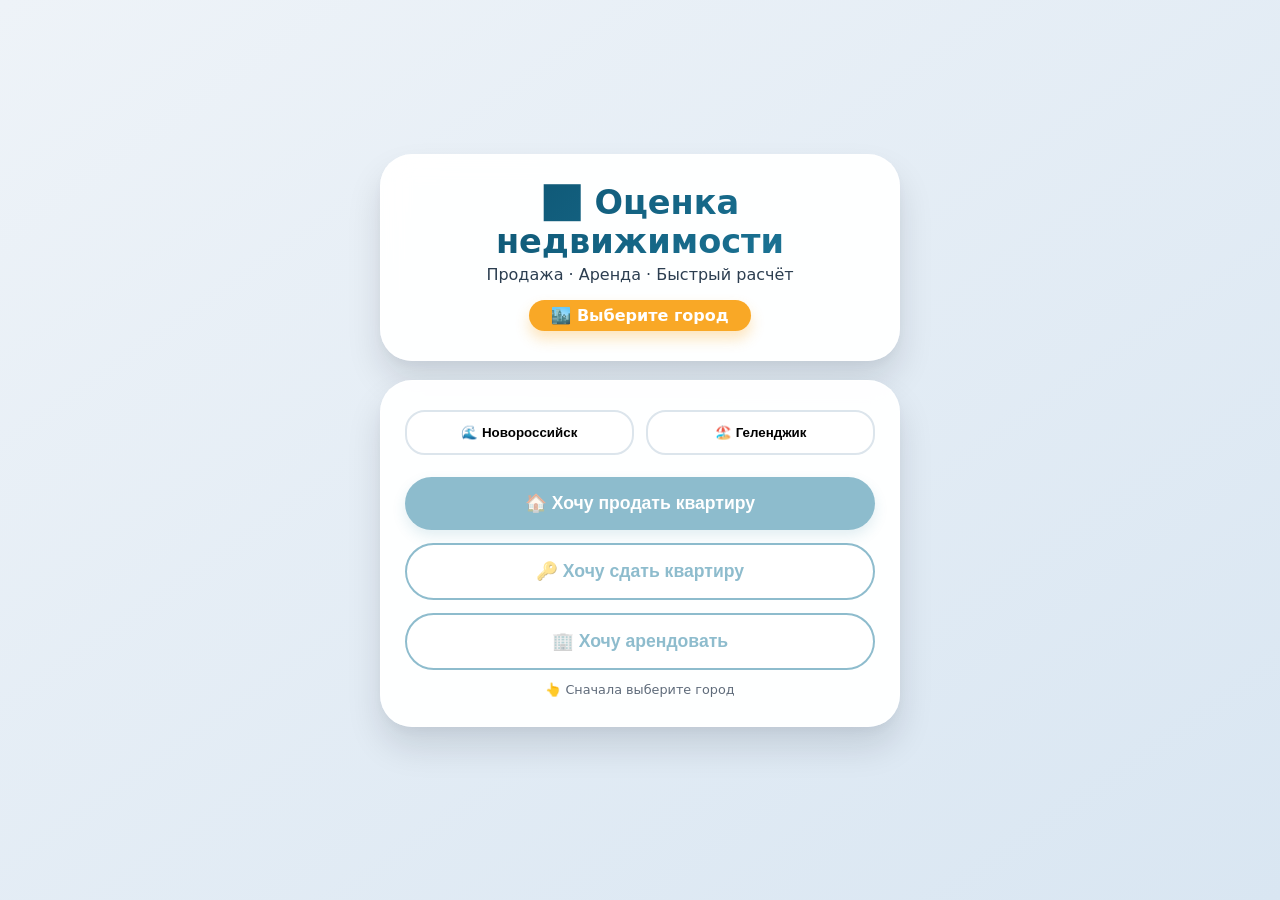
<file: index.html.html>
<!DOCTYPE html>
<html lang="ru">
<head>
    <meta charset="UTF-8">
    <meta name="viewport" content="width=device-width, initial-scale=1.0, maximum-scale=1.0, user-scalable=yes">
    <title>Оценка недвижимости | Новороссийск & Геленджик</title>
    
    <!-- Для SEO (можно будет раскомментировать, когда купите домен) -->
    <!-- <meta name="description" content="Бесплатная оценка стоимости недвижимости в Новороссийске и Геленджике. Продажа, аренда, расчёт за 2 минуты."> -->
    <meta name="robots" content="noindex, nofollow">
    
    <style>
        * { margin: 0; padding: 0; box-sizing: border-box; }
        
        body {
            font-family: 'Segoe UI', system-ui, -apple-system, sans-serif;
            background: linear-gradient(145deg, #eef3f8 0%, #d9e6f2 100%);
            min-height: 100vh;
            display: flex;
            align-items: center;
            justify-content: center;
            padding: 1.2rem;
        }
        
        .container { width: 100%; max-width: 520px; margin: 0 auto; }
        
        .card {
            background: rgba(255, 255, 255, 0.96);
            backdrop-filter: blur(14px);
            border-radius: 32px;
            padding: 1.8rem 1.5rem;
            margin-bottom: 1.2rem;
            box-shadow: 0 20px 35px rgba(0, 20, 30, 0.12), 0 5px 12px rgba(0,0,0,0.04);
            border: 1px solid rgba(255, 255, 255, 0.7);
        }
        
        .text-center { text-align: center; }
        
        h1 {
            font-size: 2.1rem;
            font-weight: 700;
            background: linear-gradient(135deg, #0b4f6c, #1e7a9c);
            -webkit-background-clip: text;
            -webkit-text-fill-color: transparent;
            background-clip: text;
            margin-bottom: 0.2rem;
        }
        
        .subtitle { color: #2c3e50; font-size: 1rem; font-weight: 500; margin-bottom: 1rem; }
        
        .city-badge {
            background: #f9a826;
            color: white;
            padding: 0.4rem 1.4rem;
            border-radius: 30px;
            display: inline-block;
            font-weight: 600;
            font-size: 1rem;
            box-shadow: 0 8px 14px rgba(249, 168, 38, 0.3);
        }
        
        .btn {
            display: block;
            width: 100%;
            padding: 1rem 1.2rem;
            background: #1e7a9c;
            color: white;
            border: none;
            border-radius: 60px;
            font-size: 1.1rem;
            font-weight: 600;
            cursor: pointer;
            margin-bottom: 0.8rem;
            text-decoration: none;
            text-align: center;
            transition: all 0.25s ease;
            box-shadow: 0 6px 14px rgba(30, 122, 156, 0.25);
        }
        
        .btn:hover { background: #146480; transform: translateY(-2px); }
        .btn-outline { background: white; color: #1e7a9c; border: 2px solid #1e7a9c; box-shadow: none; }
        .btn-outline:hover { background: #f0f9ff; border-color: #0b4f6c; }
        .btn-success { background: #2a9d8f; }
        .btn:disabled { opacity: 0.5; pointer-events: none; }
        
        .city-selector {
            display: flex;
            gap: 0.8rem;
            margin-bottom: 1.4rem;
            justify-content: center;
        }
        
        .city-btn {
            flex: 1;
            padding: 0.8rem;
            border: 2px solid #dce5ec;
            border-radius: 20px;
            background: white;
            font-weight: 600;
            cursor: pointer;
            transition: 0.2s;
        }
        
        .city-btn.active { background: #1e7a9c; color: white; border-color: #1e7a9c; }
        
        .quiz-option {
            padding: 0.9rem 1.2rem;
            border: 2px solid #e0e7ef;
            border-radius: 18px;
            margin-bottom: 0.7rem;
            cursor: pointer;
            transition: all 0.2s ease;
            background: #ffffff;
            font-weight: 500;
            color: #1e293b;
        }
        
        .quiz-option:hover { border-color: #1e7a9c; background: #f6fcff; }
        .quiz-option.selected {
            border-color: #1e7a9c;
            background: #e1f3fb;
            font-weight: 600;
        }
        
        .input-phone {
            width: 100%;
            padding: 1rem 1.2rem;
            border: 2px solid #e0e7ef;
            border-radius: 20px;
            font-size: 1.1rem;
            margin: 1rem 0 1.2rem;
            background: white;
            outline: none;
        }
        
        .input-phone:focus { border-color: #1e7a9c; box-shadow: 0 0 0 3px rgba(30,122,156,0.2); }
        
        .progress-bar {
            height: 8px;
            background: #e2e8f0;
            border-radius: 20px;
            margin: 0.7rem 0 1.3rem;
            overflow: hidden;
        }
        
        .progress-fill {
            height: 100%;
            background: linear-gradient(90deg, #1e7a9c, #2a9d8f);
            border-radius: 20px;
            transition: width 0.35s ease;
        }
        
        .checklist {
            background: #f0fdf7;
            border: 1px solid #b7e4cf;
            border-radius: 20px;
            padding: 1.2rem;
            margin: 1.2rem 0;
            text-align: left;
        }
        
        .checklist h4 { color: #0f4c3a; margin-bottom: 0.8rem; font-size: 1.1rem; }
        .checklist ul { list-style: none; padding: 0; }
        .checklist li {
            padding: 0.5rem 0;
            border-bottom: 1px dashed #c0e0d0;
            display: flex;
            align-items: flex-start;
            gap: 0.5rem;
        }
        .checklist li:last-child { border-bottom: none; }
        
        .data-output {
            background: #f4f9fc;
            border: 1px solid #cbdbe9;
            border-radius: 18px;
            padding: 1rem 1.2rem;
            margin: 1.2rem 0;
            font-size: 0.9rem;
        }
        
        .bonus {
            background: #fff7e0;
            padding: 1rem;
            border-radius: 18px;
            margin: 1.2rem 0;
            font-weight: 500;
            border: 1px solid #ffe5b9;
        }
        
        .small-link {
            font-size: 0.8rem;
            color: #1e7a9c;
            text-decoration: underline;
            cursor: pointer;
            background: none;
            border: none;
            padding: 0.5rem;
        }
        
        @media (max-width: 480px) {
            .card { padding: 1.2rem; }
            h1 { font-size: 1.6rem; }
        }
    </style>
</head>
<body>
    <div class="container">
        <div class="card text-center">
            <h1>📊 Оценка недвижимости</h1>
            <p class="subtitle">Продажа · Аренда · Быстрый расчёт</p>
            <div class="city-badge" id="currentCityBadge">🏙️ Выберите город</div>
        </div>

        <!-- ШАГ 1: Выбор города и действия -->
        <div id="step1" class="card">
            <div class="city-selector">
                <button class="city-btn" id="cityNovoros">🌊 Новороссийск</button>
                <button class="city-btn" id="cityGelendzhik">🏖️ Геленджик</button>
            </div>
            <button class="btn" id="btnSell" disabled>🏠 Хочу продать квартиру</button>
            <button class="btn btn-outline" id="btnRentOut" disabled>🔑 Хочу сдать квартиру</button>
            <button class="btn btn-outline" id="btnRentIn" disabled>🏢 Хочу арендовать</button>
            <p style="font-size:0.8rem; color:#5f6b7a; margin-top:0.6rem; text-align:center;">👆 Сначала выберите город</p>
        </div>

        <!-- ШАГ 2: Квиз (динамически заполняется) -->
        <div id="step2" class="card" style="display:none;">
            <div id="quizContent"></div>
        </div>
    </div>

    <script>
        (function() {
            'use strict';

            // ⚙️ КОНФИГУРАЦИЯ
            // ВАЖНО: для получения заявок на почту или в Telegram нужно настроить бесплатный сервис
            // Рекомендую: https://formsubmit.co (бесплатно до 100 заявок/месяц)
            // Вставьте ваш email вместо example@mail.ru:
            const FORM_ACTION_URL = 'https://formsubmit.co/your-email@example.com';
            
            // ИЛИ для Telegram (раскомментируйте и настройте):
            // 1. Напишите @BotFather в Telegram, создайте бота, получите токен
            // 2. Напишите @userinfobot, получите ваш chat_id
            // 3. Раскомментируйте строку ниже и подставьте токен и chat_id:
            // const TELEGRAM_API = 'https://api.telegram.org/bot7123456789:AAxxxxxxxxxxxxxx/sendMessage';
            // const TELEGRAM_CHAT_ID = '123456789';

            // ===== СОСТОЯНИЕ ПРИЛОЖЕНИЯ =====
            const state = {
                currentCity: null,
                currentAction: null,
                currentStep: 0,
                answers: [],
                phoneNumber: '',
                isSubmitting: false
            };

            // ===== DOM ЭЛЕМЕНТЫ =====
            const DOM = {
                step1: document.getElementById('step1'),
                step2: document.getElementById('step2'),
                quizContent: document.getElementById('quizContent'),
                cityNovoros: document.getElementById('cityNovoros'),
                cityGelendzhik: document.getElementById('cityGelendzhik'),
                currentCityBadge: document.getElementById('currentCityBadge'),
                btnSell: document.getElementById('btnSell'),
                btnRentOut: document.getElementById('btnRentOut'),
                btnRentIn: document.getElementById('btnRentIn')
            };

            // ===== ВСПОМОГАТЕЛЬНЫЕ ФУНКЦИИ =====
            function escapeHtml(str) {
                if (!str) return '';
                const div = document.createElement('div');
                div.textContent = str;
                return div.innerHTML;
            }

            function getDistricts() {
                return state.currentCity === 'novorossiysk' 
                    ? ['Центр', 'Южный район', 'Приморский', '13-й микрорайон', 'Мысхако', 'Цемдолина']
                    : ['Центр', 'Голубая бухта', 'Тонкий мыс', 'Архипо-Осиповка', 'Кабардинка'];
            }

            // ===== ВОПРОСЫ ДЛЯ КВИЗА =====
            function getQuestionsForAction(action) {
                const districts = getDistricts();
                switch (action) {
                    case 'sell':
                        return [
                            { text: '📍 В каком районе находится квартира?', options: districts },
                            { text: '🛏️ Сколько комнат?', options: ['Студия', '1-комнатная', '2-комнатная', '3+ комнат'] },
                            { text: '🌊 Есть ли вид на море?', options: ['Да, прямой вид', 'Частичный вид', 'Нет, вид во двор'] }
                        ];
                    case 'rent_out':
                        return [
                            { text: '📍 Где находится квартира?', options: districts },
                            { text: '📅 Тип аренды', options: ['Посуточная', 'Долгосрочная', 'Любой вариант'] },
                            { text: '🛋️ Сколько комнат?', options: ['Студия', '1-комнатная', '2-комнатная', '3+ комнат'] }
                        ];
                    case 'rent_in':
                        return [
                            { text: '🗺️ Какой район предпочтителен?', options: [...districts, 'Не важно'] },
                            { text: '⏳ Тип аренды', options: ['Посуточно', 'Долгосрочно', 'Рассмотрю оба варианта'] },
                            { text: '🚪 Сколько комнат нужно?', options: ['Студия', '1-комнатная', '2-комнатная', '3+ комнат'] },
                            { text: '💰 Какой бюджет?', options: ['до 20 000 ₽/мес', '20 000 - 35 000 ₽/мес', '35 000 - 50 000 ₽/мес', '50 000 - 80 000 ₽/мес', 'от 80 000 ₽/мес'] }
                        ];
                    default:
                        return [];
                }
            }

            function getEstimate() {
                if (state.currentAction === 'sell') {
                    const area = state.answers[0] || '';
                    if (state.currentCity === 'novorossiysk') {
                        if (area.includes('Центр')) return '≈ 105 000 - 120 000 ₽/м²';
                        if (area.includes('Южный')) return '≈ 90 000 - 100 000 ₽/м²';
                        return '≈ 85 000 - 110 000 ₽/м²';
                    } else {
                        if (area.includes('Центр')) return '≈ 120 000 - 140 000 ₽/м²';
                        if (area.includes('Голубая')) return '≈ 110 000 - 130 000 ₽/м²';
                        return '≈ 100 000 - 130 000 ₽/м²';
                    }
                }
                return 'индивидуальный расчёт';
            }

            // ===== ЧЕК-ЛИСТ (только для продажи) =====
            function getChecklistHtml() {
                const cityName = state.currentCity === 'novorossiysk' ? 'Новороссийске' : 'Геленджике';
                return `
                    <div class="checklist">
                        <h4>📋 Чек-лист: как быстро продать квартиру в ${escapeHtml(cityName)}</h4>
                        <ul>
                            <li>📸 Сделайте качественные фото (10-15 кадров при дневном свете)</li>
                            <li>🧹 Проведите предпродажную уборку, уберите личные вещи</li>
                            <li>📄 Подготовьте документы: выписка ЕГРН, техпаспорт</li>
                            <li>💰 Изучите цены на аналоги в вашем районе</li>
                            <li>🏷️ Установите цену на 3-5% выше рыночной (для торга)</li>
                            <li>🌐 Разместите объявление на Авито, Циан, Домклик</li>
                            <li>📞 Будьте на связи и оперативно отвечайте</li>
                        </ul>
                    </div>
                `;
            }

            // ===== ОТПРАВКА ДАННЫХ =====
            async function sendLead(leadData) {
                // Способ 1: Отправка через FormSubmit.co (бесплатно, простой)
                if (FORM_ACTION_URL && FORM_ACTION_URL.includes('formsubmit.co') && !FORM_ACTION_URL.includes('your-email')) {
                    const formData = new FormData();
                    formData.append('_subject', `Новая заявка | Оценка недвижимости`);
                    formData.append('_captcha', 'false');
                    formData.append('_template', 'table');
                    formData.append('Город', leadData.city === 'novorossiysk' ? 'Новороссийск' : 'Геленджик');
                    formData.append('Действие', leadData.action === 'sell' ? 'Продажа' : (leadData.action === 'rent_out' ? 'Сдать квартиру' : 'Арендовать'));
                    formData.append('Телефон', leadData.phone);
                    formData.append('Ответы', JSON.stringify(leadData.details, null, 2));
                    
                    const response = await fetch(FORM_ACTION_URL, {
                        method: 'POST',
                        body: formData
                    });
                    return response.ok;
                }
                
                // Способ 2: Отправка в Telegram (раскомментируйте и настройте константы вверху)
                // if (typeof TELEGRAM_API !== 'undefined' && TELEGRAM_API && TELEGRAM_CHAT_ID) {
                //     const text = `🆕 Новая заявка!\n\n🏙️ Город: ${leadData.city === 'novorossiysk' ? 'Новороссийск' : 'Геленджик'}\n📋 Действие: ${leadData.action}\n📞 Телефон: ${leadData.phone}\n📝 Детали: ${JSON.stringify(leadData.details)}`;
                //     const response = await fetch(TELEGRAM_API, {
                //         method: 'POST',
                //         headers: { 'Content-Type': 'application/json' },
                //         body: JSON.stringify({ chat_id: TELEGRAM_CHAT_ID, text: text })
                //     });
                //     return response.ok;
                // }
                
                // Если ничего не настроено — просто логируем в консоль (для теста)
                console.log('📤 Заявка (демо-режим):', leadData);
                alert('⚡ Демо-режим: заявка не отправлена. Настройте получение заявок (см. инструкцию в коде).');
                return true;
            }

            // ===== РЕНДЕРИНГ КВИЗА =====
            function renderQuiz() {
                const questions = getQuestionsForAction(state.currentAction);
                const totalSteps = questions.length + 1;
                
                if (state.currentStep < questions.length) {
                    const q = questions[state.currentStep];
                    const progress = (state.currentStep / totalSteps) * 100;
                    
                    let html = `
                        <div class="progress-bar">
                            <div class="progress-fill" style="width:${progress}%"></div>
                        </div>
                        <h3 style="margin-bottom:1rem;">${escapeHtml(q.text)}</h3>
                    `;
                    
                    q.options.forEach((opt, idx) => {
                        const isSelected = state.answers[state.currentStep] === opt;
                        html += `<div class="quiz-option ${isSelected ? 'selected' : ''}" data-value="${escapeHtml(opt)}">${escapeHtml(opt)}</div>`;
                    });
                    
                    html += `<button class="btn" id="nextBtn">Далее →</button>`;
                    DOM.quizContent.innerHTML = html;
                    
                    // Обработчики
                    document.querySelectorAll('.quiz-option').forEach(opt => {
                        opt.addEventListener('click', (e) => {
                            document.querySelectorAll('.quiz-option').forEach(o => o.classList.remove('selected'));
                            opt.classList.add('selected');
                            state.answers[state.currentStep] = opt.dataset.value;
                        });
                    });
                    
                    document.getElementById('nextBtn').addEventListener('click', () => {
                        if (!state.answers[state.currentStep]) {
                            alert('Пожалуйста, выберите вариант ответа');
                            return;
                        }
                        state.currentStep++;
                        renderQuiz();
                    });
                    
                } else {
                    // Шаг с телефоном
                    const estimate = getEstimate();
                    DOM.quizContent.innerHTML = `
                        <div class="progress-bar">
                            <div class="progress-fill" style="width:100%"></div>
                        </div>
                        <h3>📞 Остался последний шаг!</h3>
                        <p style="margin-bottom:0.8rem;">Предварительная оценка: <strong>${escapeHtml(estimate)}</strong></p>
                        <input type="tel" class="input-phone" id="phoneInput" placeholder="+7 (___) ___-__-__" autocomplete="tel">
                        <button class="btn btn-success" id="submitBtn">📨 Получить оценку и чек-лист</button>
                    `;
                    
                    const phoneInput = document.getElementById('phoneInput');
                    const submitBtn = document.getElementById('submitBtn');
                    
                    // Форматирование телефона
                    phoneInput.addEventListener('input', function(e) {
                        let value = this.value.replace(/\D/g, '').substring(0, 11);
                        let formatted = '+7';
                        if (value.length > 1) formatted += ' (' + value.substring(1, 4);
                        if (value.length >= 5) formatted += ') ' + value.substring(4, 7);
                        if (value.length >= 8) formatted += '-' + value.substring(7, 9);
                        if (value.length >= 10) formatted += '-' + value.substring(9, 11);
                        this.value = formatted;
                    });
                    
                    submitBtn.addEventListener('click', async () => {
                        if (state.isSubmitting) return;
                        const phone = phoneInput.value.replace(/\D/g, '');
                        if (phone.length < 11) {
                            alert('Введите корректный номер телефона');
                            return;
                        }
                        
                        state.isSubmitting = true;
                        submitBtn.disabled = true;
                        submitBtn.textContent = 'Отправка...';
                        
                        state.phoneNumber = phoneInput.value;
                        
                        const lead = {
                            city: state.currentCity,
                            action: state.currentAction,
                            phone: state.phoneNumber,
                            details: state.answers,
                            timestamp: new Date().toISOString()
                        };
                        
                        const success = await sendLead(lead);
                        
                        if (success) {
                            // Показываем результат
                            const cityName = state.currentCity === 'novorossiysk' ? 'Новороссийск' : 'Геленджик';
                            const actionName = state.currentAction === 'sell' ? 'продажи' : (state.currentAction === 'rent_out' ? 'сдачи' : 'аренды');
                            
                            DOM.quizContent.innerHTML = `
                                <div class="text-center">
                                    <h2>✅ Спасибо за заявку!</h2>
                                    <p style="margin:1rem 0;">Мы свяжемся с вами в ближайшее время.</p>
                                    ${state.currentAction === 'sell' ? getChecklistHtml() : '<div class="bonus">🎁 Чек-лист по аренде будет отправлен вам на почту или в мессенджер</div>'}
                                    <div class="data-output">
                                        <strong>Ваши данные:</strong><br>
                                        Город: ${escapeHtml(cityName)}<br>
                                        Тип: ${actionName === 'аренды' ? 'Аренда' : (actionName === 'продажи' ? 'Продажа' : 'Сдача')}<br>
                                        Телефон: ${escapeHtml(state.phoneNumber)}
                                    </div>
                                    <button class="btn btn-outline" id="resetBtn">🔄 Новый запрос</button>
                                    ${state.currentAction === 'sell' ? '<button class="small-link" id="printBtn">🖨️ Распечатать чек-лист</button>' : ''}
                                </div>
                            `;
                            
                            document.getElementById('resetBtn').addEventListener('click', () => {
                                state.currentStep = 0;
                                state.answers = [];
                                state.phoneNumber = '';
                                state.isSubmitting = false;
                                state.currentAction = null;
                                state.currentCity = null;
                                DOM.step2.style.display = 'none';
                                DOM.step1.style.display = 'block';
                                // сброс выбора города
                                DOM.cityNovoros.classList.remove('active');
                                DOM.cityGelendzhik.classList.remove('active');
                                DOM.currentCityBadge.textContent = '🏙️ Выберите город';
                                DOM.currentCityBadge.style.background = '#f9a826';
                                DOM.btnSell.disabled = true;
                                DOM.btnRentOut.disabled = true;
                                DOM.btnRentIn.disabled = true;
                            });
                            
                            if (document.getElementById('printBtn')) {
                                document.getElementById('printBtn').addEventListener('click', () => window.print());
                            }
                        } else {
                            alert('Произошла ошибка при отправке. Пожалуйста, попробуйте позже.');
                            state.isSubmitting = false;
                            submitBtn.disabled = false;
                            submitBtn.textContent = '📨 Получить оценку и чек-лист';
                        }
                    });
                }
            }

            // ===== ВЫБОР ГОРОДА =====
            function selectCity(city) {
                state.currentCity = city;
                DOM.cityNovoros.classList.toggle('active', city === 'novorossiysk');
                DOM.cityGelendzhik.classList.toggle('active', city === 'gelendzhik');
                DOM.currentCityBadge.textContent = city === 'novorossiysk' ? '🌊 Новороссийск' : '🏖️ Геленджик';
                DOM.currentCityBadge.style.background = city === 'novorossiysk' ? '#1e7a9c' : '#f9a826';
                
                DOM.btnSell.disabled = false;
                DOM.btnRentOut.disabled = false;
                DOM.btnRentIn.disabled = false;
            }

            // ===== ЗАПУСК КВИЗА =====
            function startQuiz(action) {
                if (!state.currentCity) return;
                state.currentAction = action;
                state.currentStep = 0;
                state.answers = [];
                state.phoneNumber = '';
                state.isSubmitting = false;
                DOM.step1.style.display = 'none';
                DOM.step2.style.display = 'block';
                renderQuiz();
            }

            // ===== ИНИЦИАЛИЗАЦИЯ =====
            function init() {
                DOM.cityNovoros.addEventListener('click', () => selectCity('novorossiysk'));
                DOM.cityGelendzhik.addEventListener('click', () => selectCity('gelendzhik'));
                DOM.btnSell.addEventListener('click', () => startQuiz('sell'));
                DOM.btnRentOut.addEventListener('click', () => startQuiz('rent_out'));
                DOM.btnRentIn.addEventListener('click', () => startQuiz('rent_in'));
            }
            
            init();
        })();
    </script>
</body>
</html>
</file>
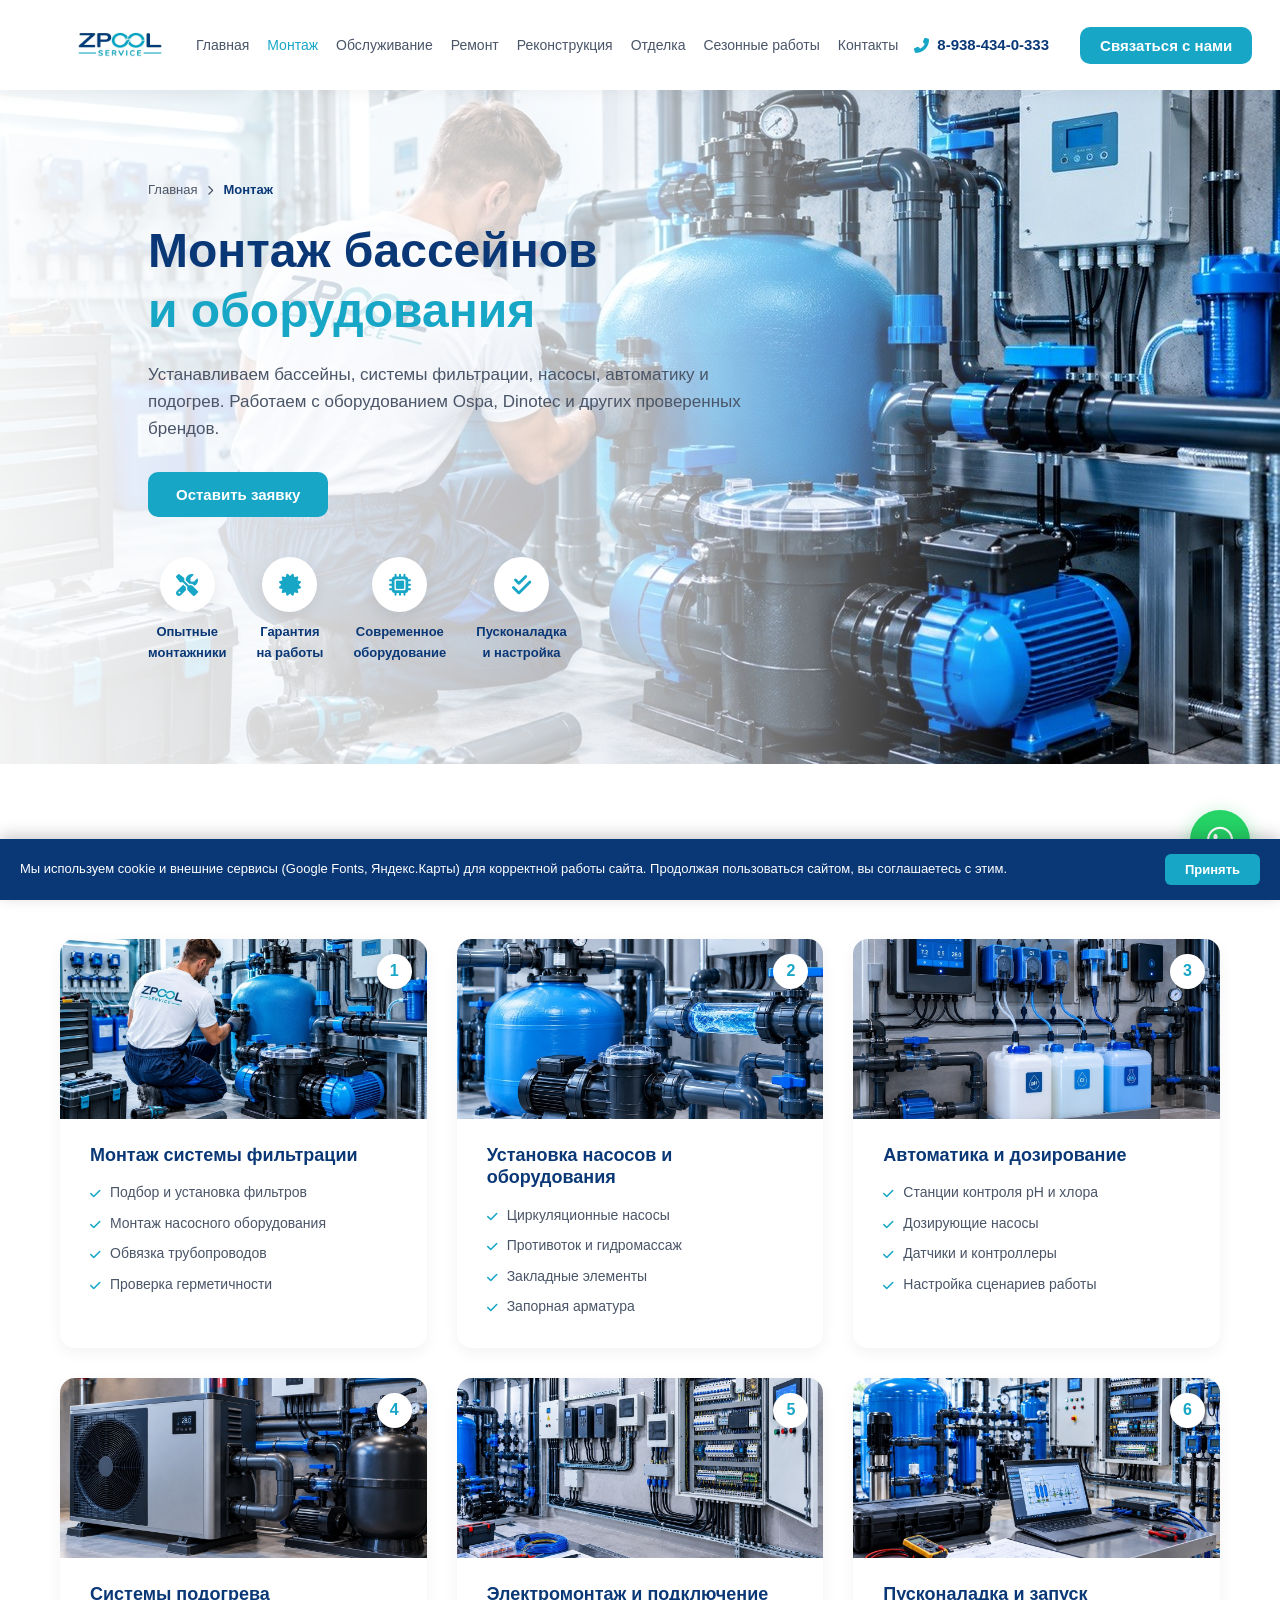
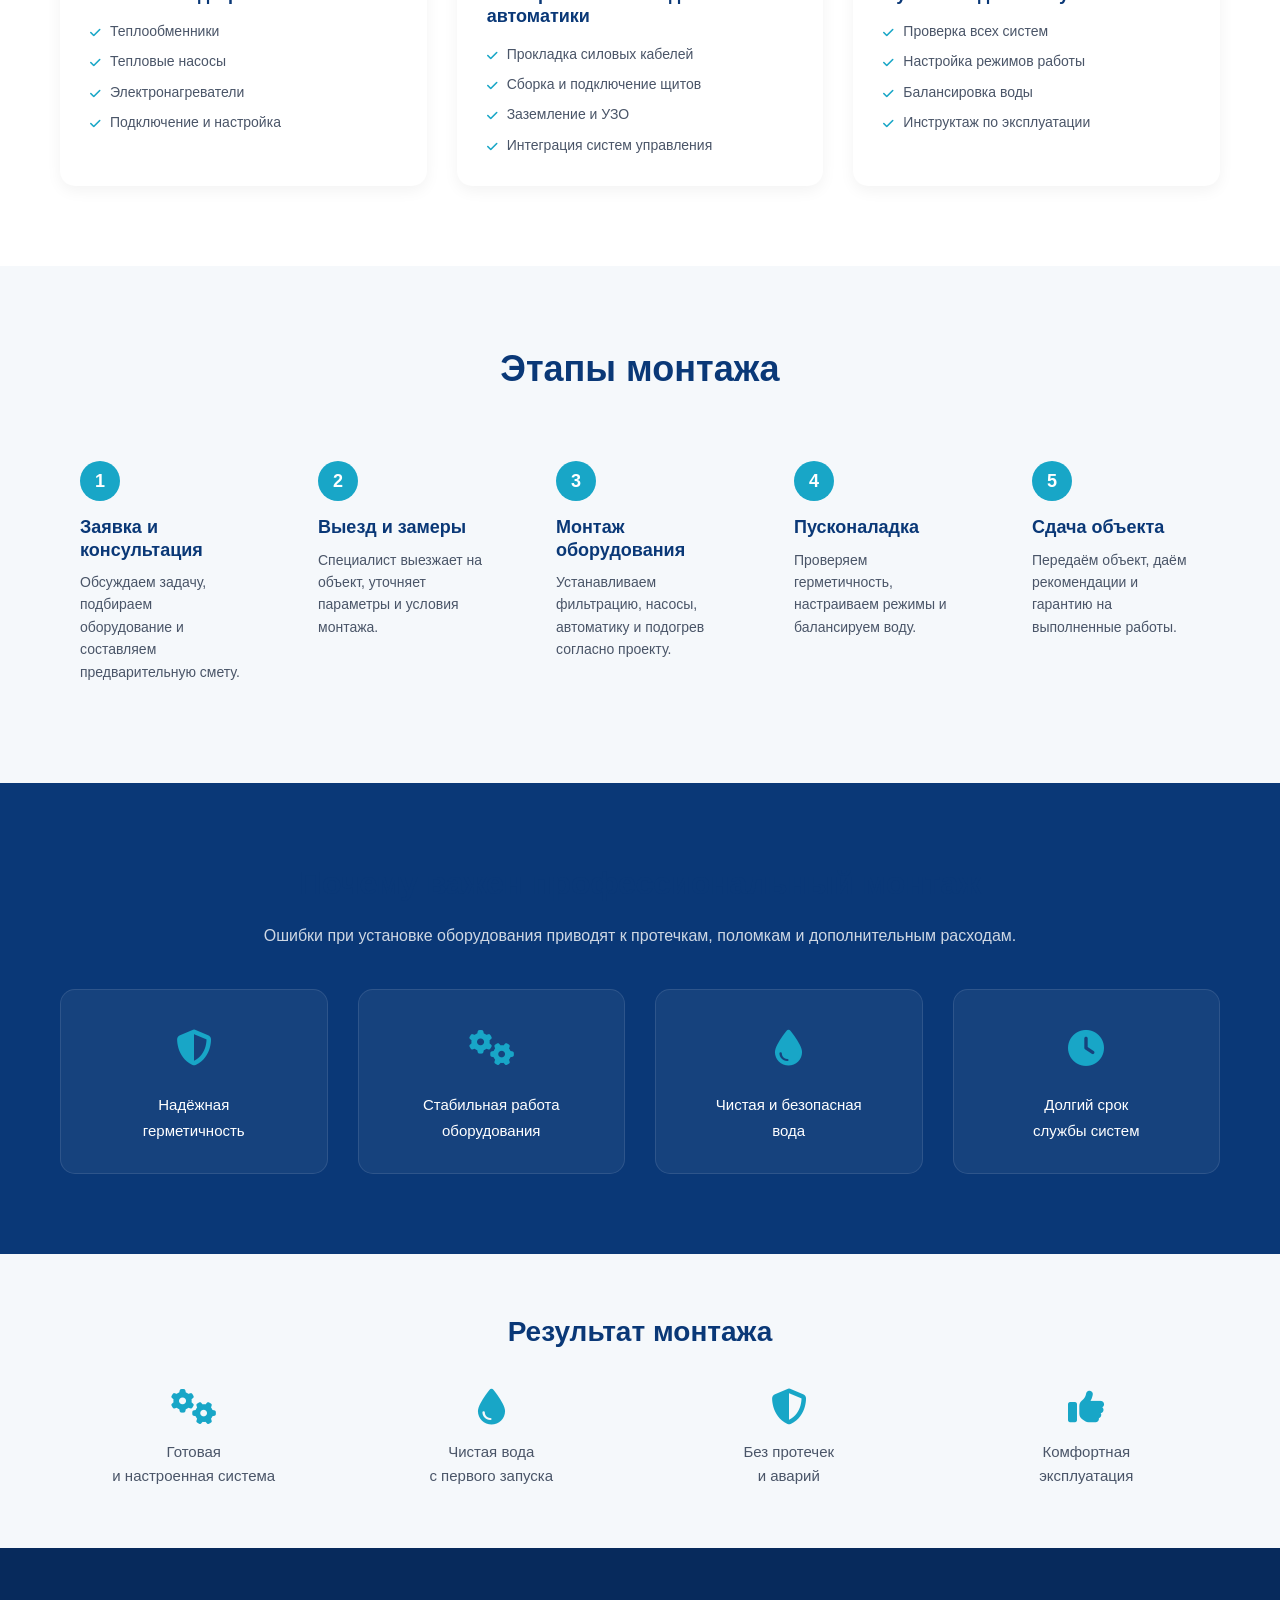
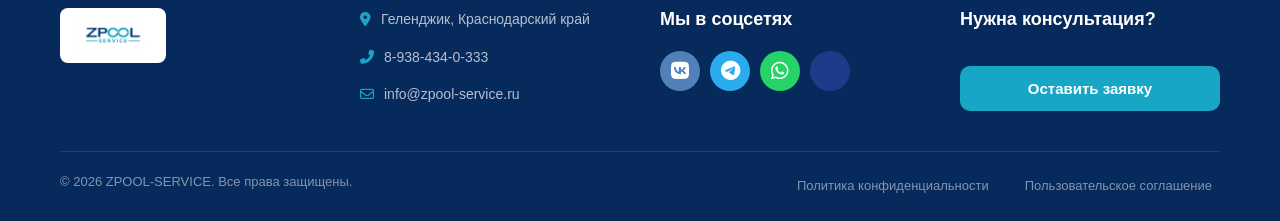
<file: montazh.html>
<!DOCTYPE html>
<html lang="ru">
<head>
    <meta charset="UTF-8">
    <meta http-equiv="Content-Security-Policy" content="default-src 'self'; script-src 'self'; style-src 'self' 'unsafe-inline' https://fonts.googleapis.com https://cdnjs.cloudflare.com; font-src 'self' https://fonts.gstatic.com https://cdnjs.cloudflare.com; img-src 'self' data: https://maxicons.ru; frame-src https://yandex.ru; connect-src 'self' https://api.web3forms.com; base-uri 'self'; form-action 'self' https://api.web3forms.com; object-src 'none'">
    <meta name="viewport" content="width=device-width, initial-scale=1.0">
    <title>Монтаж бассейнов и оборудования в Геленджике | ZPOOL SERVICE</title>
    <meta name="description" content="Профессиональный монтаж бассейнов, систем фильтрации, насосов, автоматики и подогрева в Геленджике. Оборудование Ospa, Dinotec. Пусконаладка и гарантия.">
    <link rel="canonical" href="https://kb61988.github.io/home-gel.github.io/montazh.html">
    <meta name="theme-color" content="#0a3877">
    <meta property="og:type" content="website">
    <meta property="og:title" content="Монтаж бассейнов и оборудования в Геленджике | ZPOOL SERVICE">
    <meta property="og:description" content="Профессиональный монтаж бассейнов, систем фильтрации, насосов, автоматики и подогрева. Оборудование Ospa, Dinotec.">
    <meta property="og:image" content="https://kb61988.github.io/home-gel.github.io/professional-pool-filtration-station.jpg">
    <meta property="og:url" content="https://kb61988.github.io/home-gel.github.io/montazh.html">
    <link rel="icon" href="favicon.png" type="image/png">
    <link rel="preload" as="image" href="professional-pool-filtration-station.jpg" fetchpriority="high">
    <link rel="preconnect" href="https://fonts.googleapis.com">
    <link rel="preconnect" href="https://fonts.gstatic.com" crossorigin>
    <link href="https://fonts.googleapis.com/css2?family=Montserrat:wght@400;500;600;700;800;900&display=swap" rel="stylesheet">
    <link rel="stylesheet" href="https://cdnjs.cloudflare.com/ajax/libs/font-awesome/6.4.0/css/all.min.css" integrity="sha512-iecdLmaskl7CVkqkXNQ/ZH/XLlvWZOJyj7Yy7tcenmpD1ypASozpmT/E0iPtmFIB46ZmdtAc9eNBvH0H/ZpiBw==" crossorigin="anonymous" referrerpolicy="no-referrer">
    <link rel="stylesheet" href="style.css">
    <script type="application/ld+json">
    {
      "@context": "https://schema.org",
      "@type": "Service",
      "name": "Монтаж бассейнов и оборудования",
      "provider": { "@type": "LocalBusiness", "name": "ZPOOL SERVICE", "telephone": "+79384340333", "address": { "@type": "PostalAddress", "addressLocality": "Геленджик", "addressCountry": "RU" } },
      "areaServed": "Геленджик",
      "description": "Профессиональный монтаж бассейнов, систем фильтрации, насосов, автоматики и подогрева. Оборудование Ospa, Dinotec."
    }
    </script>
    <script type="application/ld+json">
    {
      "@context": "https://schema.org",
      "@type": "BreadcrumbList",
      "itemListElement": [
        { "@type": "ListItem", "position": 1, "name": "Главная", "item": "https://kb61988.github.io/home-gel.github.io/" },
        { "@type": "ListItem", "position": 2, "name": "Монтаж", "item": "https://kb61988.github.io/home-gel.github.io/montazh.html" }
      ]
    }
    </script>
</head>
<body>

    <header class="header">
        <div class="container">
            <a href="index.html" class="logo-link" aria-label="ZPOOL SERVICE — На главную">
                <img src="logo.png" alt="ZPOOL SERVICE" class="logo-img" width="160" height="60">
            </a>
            <nav class="nav" aria-label="Основное меню">
                <a href="index.html">Главная</a>
                <a href="montazh.html" class="active" aria-current="page">Монтаж</a>
                <a href="obsluzhivanie.html">Обслуживание</a>
                <a href="remont.html">Ремонт</a>
                <a href="rekonstrukciya.html">Реконструкция</a>
                <a href="otdelka.html">Отделка</a>
                <a href="season.html">Сезонные работы</a>
                <a href="index.html#contacts">Контакты</a>
            </nav>
            <a href="tel:+79384340333" class="header-phone" aria-label="Позвонить нам"><i class="fas fa-phone-alt"></i><span>8-938-434-0-333</span></a>
            <button class="btn-primary open-modal-btn btn-header" type="button">Связаться с нами</button>
            <button class="mobile-menu-btn" aria-label="Открыть меню" aria-expanded="false"><i class="fas fa-bars"></i></button>
        </div>
    </header>

    <section class="service-hero hero-montazh">
        <div class="container service-hero-content">
            <div class="breadcrumbs"><a href="index.html">Главная</a> <i class="fas fa-chevron-right"></i> <span>Монтаж</span></div>
            <h1>Монтаж бассейнов <br><span>и оборудования</span></h1>
            <p>Устанавливаем бассейны, системы фильтрации, насосы, автоматику и подогрев. Работаем с оборудованием Ospa, Dinotec и других проверенных брендов.</p>
            <div class="hero-buttons"><button class="btn-primary open-modal-btn" type="button">Оставить заявку</button></div>
            <div class="hero-features">
                <div class="feature"><div class="feature-icon"><i class="fas fa-tools"></i></div><span>Опытные<br>монтажники</span></div>
                <div class="feature"><div class="feature-icon"><i class="fas fa-certificate"></i></div><span>Гарантия<br>на работы</span></div>
                <div class="feature"><div class="feature-icon"><i class="fas fa-microchip"></i></div><span>Современное<br>оборудование</span></div>
                <div class="feature"><div class="feature-icon"><i class="fas fa-check-double"></i></div><span>Пусконаладка<br>и настройка</span></div>
            </div>
        </div>
    </section>

    <section class="included-section">
        <div class="container">
            <h2 class="section-title">Что входит в монтаж</h2>
            <div class="included-grid">
                <div class="included-card">
                    <div class="included-img"><img src="professional-pool-filtration-station.jpg" alt="Монтаж системы фильтрации" loading="lazy" width="600" height="400"></div>
                    <div class="num">1</div>
                    <div class="included-content"><h3>Монтаж системы фильтрации</h3><ul><li>Подбор и установка фильтров</li><li>Монтаж насосного оборудования</li><li>Обвязка трубопроводов</li><li>Проверка герметичности</li></ul></div>
                </div>
                <div class="included-card">
                    <div class="included-img"><img src="step-2-installation.jpg" alt="Установка насосов и оборудования" loading="lazy" width="600" height="400"></div>
                    <div class="num">2</div>
                    <div class="included-content"><h3>Установка насосов и оборудования</h3><ul><li>Циркуляционные насосы</li><li>Противоток и гидромассаж</li><li>Закладные элементы</li><li>Запорная арматура</li></ul></div>
                </div>
                <div class="included-card">
                    <div class="included-img"><img src="remont-automation.jpg" alt="Монтаж автоматики и дозирования" loading="lazy" width="600" height="400"></div>
                    <div class="num">3</div>
                    <div class="included-content"><h3>Автоматика и дозирование</h3><ul><li>Станции контроля pH и хлора</li><li>Дозирующие насосы</li><li>Датчики и контроллеры</li><li>Настройка сценариев работы</li></ul></div>
                </div>
                <div class="included-card">
                    <div class="included-img"><img src="remont-heating.jpg" alt="Монтаж систем подогрева" loading="lazy" width="600" height="400"></div>
                    <div class="num">4</div>
                    <div class="included-content"><h3>Системы подогрева</h3><ul><li>Теплообменники</li><li>Тепловые насосы</li><li>Электронагреватели</li><li>Подключение и настройка</li></ul></div>
                </div>
                
                <!-- НОВАЯ КАРТОЧКА 5 -->
                <div class="included-card">
                    <div class="included-img"><img src="step-4-electrical.jpg" alt="Электромонтаж и подключение автоматики" loading="lazy" width="600" height="400"></div>
                    <div class="num">5</div>
                    <div class="included-content"><h3>Электромонтаж и подключение автоматики</h3><ul><li>Прокладка силовых кабелей</li><li>Сборка и подключение щитов</li><li>Заземление и УЗО</li><li>Интеграция систем управления</li></ul></div>
                </div>
                
                <!-- ПУСКОНАЛАДКА ТЕПЕРЬ ПОД НОМЕРОМ 6 -->
                <div class="included-card">
                    <div class="included-img"><img src="step-5-commissioning.jpg" alt="Пусконаладка и запуск бассейна" loading="lazy" width="600" height="400"></div>
                    <div class="num">6</div>
                    <div class="included-content"><h3>Пусконаладка и запуск</h3><ul><li>Проверка всех систем</li><li>Настройка режимов работы</li><li>Балансировка воды</li><li>Инструктаж по эксплуатации</li></ul></div>
                </div>
            </div>
        </div>
    </section>

    <section class="process-section">
        <div class="container">
            <h2 class="section-title">Этапы монтажа</h2>
            <div class="process-grid">
                <div class="process-step"><div class="process-num">1</div><h3>Заявка и консультация</h3><p>Обсуждаем задачу, подбираем оборудование и составляем предварительную смету.</p></div>
                <div class="process-step"><div class="process-num">2</div><h3>Выезд и замеры</h3><p>Специалист выезжает на объект, уточняет параметры и условия монтажа.</p></div>
                <div class="process-step"><div class="process-num">3</div><h3>Монтаж оборудования</h3><p>Устанавливаем фильтрацию, насосы, автоматику и подогрев согласно проекту.</p></div>
                <div class="process-step"><div class="process-num">4</div><h3>Пусконаладка</h3><p>Проверяем герметичность, настраиваем режимы и балансируем воду.</p></div>
                <div class="process-step"><div class="process-num">5</div><h3>Сдача объекта</h3><p>Передаём объект, даём рекомендации и гарантию на выполненные работы.</p></div>
            </div>
        </div>
    </section>

    <section class="why-important-dark">
        <div class="container">
            <h2>Почему важен профессиональный монтаж</h2>
            <p>Ошибки при установке оборудования приводят к протечкам, поломкам и дополнительным расходам.</p>
            <div class="why-grid">
                <div class="why-item"><div class="why-icon"><i class="fas fa-shield-alt"></i></div><span>Надёжная<br>герметичность</span></div>
                <div class="why-item"><div class="why-icon"><i class="fas fa-cogs"></i></div><span>Стабильная работа<br>оборудования</span></div>
                <div class="why-item"><div class="why-icon"><i class="fas fa-tint"></i></div><span>Чистая и безопасная<br>вода</span></div>
                <div class="why-item"><div class="why-icon"><i class="fas fa-clock"></i></div><span>Долгий срок<br>службы систем</span></div>
            </div>
        </div>
    </section>

    <section class="result-section">
        <div class="container">
            <h3 class="result-title">Результат монтажа</h3>
            <div class="result-grid">
                <div class="result-item"><i class="fas fa-cogs"></i><p>Готовая<br>и настроенная система</p></div>
                <div class="result-item"><i class="fas fa-tint"></i><p>Чистая вода<br>с первого запуска</p></div>
                <div class="result-item"><i class="fas fa-shield-alt"></i><p>Без протечек<br>и аварий</p></div>
                <div class="result-item"><i class="fas fa-thumbs-up"></i><p>Комфортная<br>эксплуатация</p></div>
            </div>
        </div>
    </section>

    <footer class="footer">
        <div class="container">
            <div class="footer-grid">
                <div><a href="index.html" class="footer-logo-link"><img src="logo.png" alt="ZPOOL SERVICE" class="footer-logo-img" loading="lazy" width="160" height="65"></a></div>
                <div><ul class="contact-list"><li><i class="fas fa-map-marker-alt"></i><span>Геленджик, Краснодарский край</span></li><li><i class="fas fa-phone-alt"></i><a href="tel:+79384340333">8-938-434-0-333</a></li><li><i class="far fa-envelope"></i><a href="mailto:info@zpool-service.ru">info@zpool-service.ru</a></li></ul></div>
                <div><h4>Мы в соцсетях</h4>
                    <div class="socials">
                        <a href="ССЫЛКА_НА_ВК" class="s-vk" aria-label="ВКонтакте" target="_blank" rel="noopener"><i class="fab fa-vk"></i></a>
                        <a href="ССЫЛКА_НА_TELEGRAM" class="s-tg" aria-label="Telegram" target="_blank" rel="noopener"><i class="fab fa-telegram-plane"></i></a>
                        <a href="https://wa.me/79384340333" class="s-wa" aria-label="WhatsApp" target="_blank" rel="noopener"><i class="fab fa-whatsapp"></i></a>
                        <a href="ССЫЛКА_НА_MAX" class="s-max" aria-label="MAX" target="_blank" rel="noopener"></a>
                    </div>
                </div>
                <div><h4>Нужна консультация?</h4><button class="btn-primary open-modal-btn footer-btn" type="button">Оставить заявку</button></div>
            </div>
            <div class="footer-bottom">
                <div>© 2024 ZPOOL-SERVICE. Все права защищены.</div>
                <div class="footer-bottom-links">
                    <button type="button" class="open-privacy">Политика конфиденциальности</button>
                    <button type="button" class="open-terms">Пользовательское соглашение</button>
                </div>
            </div>
        </div>
    </footer>

    <a href="https://wa.me/79384340333" class="floating-whatsapp" aria-label="Написать в WhatsApp"><i class="fab fa-whatsapp"></i></a>
    <div class="mobile-bottom-bar">
        <a href="tel:+79384340333" class="mobile-bar-call"><i class="fas fa-phone-alt"></i> Позвонить</a>
        <a href="https://wa.me/79384340333" class="mobile-bar-wa"><i class="fab fa-whatsapp"></i> WhatsApp</a>
    </div>

    <div class="cookie-banner" id="cookieBanner" role="region" aria-label="Уведомление об использовании cookie">
        <p>Мы используем cookie и внешние сервисы (Google Fonts, Яндекс.Карты) для корректной работы сайта. Продолжая пользоваться сайтом, вы соглашаетесь с этим.</p>
        <button type="button" class="cookie-accept">Принять</button>
    </div>

    <div class="modal-overlay" id="callbackModal" role="dialog" aria-modal="true" aria-labelledby="callbackTitle">
        <div class="modal-content">
            <button class="close-modal close-callback" aria-label="Закрыть окно" type="button">&times;</button>
            <h3 id="callbackTitle" class="modal-title-center">Оставить заявку</h3>
            <p class="modal-subtitle">Оставьте контакты, и мы перезвоним в течение 15 минут</p>
            <p id="modalPoolParams" style="display: none; background: var(--c-bg-light); padding: 10px 15px; border-radius: 8px; font-size: 13px; margin-bottom: 15px; color: var(--c-dark); text-align: left;"></p>
            <form id="modalForm" action="https://api.web3forms.com/submit" method="POST">
                <input type="hidden" name="access_key" value="ВАШ_ACCESS_KEY_ЗДЕСЬ">
                <input type="hidden" name="from_name" value="ZPOOL SERVICE">
                <input type="hidden" name="subject" value="Новая заявка с сайта ZPOOL SERVICE (Монтаж)">
                <input type="checkbox" name="botcheck" class="hp-field" tabindex="-1" aria-hidden="true" autocomplete="off">
                <label for="modal-name" class="sr-only">Ваше имя</label>
                <input id="modal-name" type="text" name="name" class="form-control" placeholder="Ваше имя" required autocomplete="name">

                <label for="modal-service" class="sr-only">Услуга</label>
                <select id="modal-service" name="service" class="form-control" required>
                    <option value="Обслуживание">Обслуживание</option>
                    <option value="Монтаж" selected>Монтаж</option>
                    <option value="Ремонт">Ремонт</option>
                    <option value="Реконструкция">Реконструкция</option>
                    <option value="Отделка">Отделка</option>
                    <option value="Сезонные работы">Сезонные работы</option>
                    <option value="Другое">Другое</option>
                </select>

                <label for="modal-phone" class="sr-only">Телефон</label>
                <input id="modal-phone" type="tel" name="phone" class="form-control" placeholder="+7 (___) ___-__-__" required autocomplete="tel" inputmode="tel" maxlength="18" pattern="\+?[0-9\s\-\(\)]{10,18}" title="Введите корректный номер телефона">
                <div class="consent-wrapper">
                    <label class="consent-label">
                        <input type="checkbox" name="consent" value="yes" required>
                        <span>Я даю согласие на обработку персональных данных согласно</span>
                    </label>
                    <button type="button" class="open-consent open-privacy-link">Согласию на обработку ПДн</button>
                </div>
                <button type="submit" class="btn-primary btn-submit">Отправить</button>
                <div id="modalMessage" class="form-message" role="status" aria-live="polite"></div>
            </form>
        </div>
    </div>

    <div class="modal-overlay" id="privacyModal" role="dialog" aria-modal="true" aria-labelledby="privacyTitle">
        <div class="modal-content modal-large">
            <button class="close-modal close-privacy" aria-label="Закрыть окно" type="button">&times;</button>
            <h3 id="privacyTitle" class="modal-title-left">Политика конфиденциальности</h3>
            <div class="legal-text">
                <p><strong>1. Общие положения</strong><br>Настоящая Политика конфиденциальности действует в отношении всей информации, которую сайт ZPOOL SERVICE может получить о Пользователе.</p>
                <p><strong>2. Какие данные мы собираем</strong><br>Мы собираем только те данные, которые Пользователь предоставляет добровольно при заполнении формы: Имя и номер телефона.</p>
                <p><strong>3. Цели сбора данных</strong><br>Данные собираются исключительно для связи с Пользователем, консультирования по вопросам услуг и заключения договора.</p>
            </div>
        </div>
    </div>

    <div class="modal-overlay" id="consentModal" role="dialog" aria-modal="true" aria-labelledby="consentTitle">
        <div class="modal-content modal-large">
            <button class="close-modal close-consent" aria-label="Закрыть окно" type="button">&times;</button>
            <h3 id="consentTitle" class="modal-title-left">Согласие на обработку персональных данных</h3>
            <div class="legal-text consent-text">
                <p><strong>1. Общие положения</strong><br>Настоящим я, субъект персональных данных, свободно, своей волей и в своём интересе даю согласие на обработку моих персональных данных оператору — ZPOOL SERVICE, в соответствии с Федеральным законом от 27.07.2006 № 152-ФЗ «О персональных данных».</p>
                <p><strong>2. Перечень данных</strong><br>Имя; номер телефона.</p>
                <p><strong>3. Цель обработки</strong><br>Обратный звонок; консультирование по услугам; заключение и исполнение договора.</p>
                <p><strong>4. Действия с данными</strong><br>Сбор, запись, систематизация, накопление, хранение, уточнение, извлечение, использование, блокирование, удаление, уничтожение.</p>
                <p><strong>5. Срок действия</strong><br>До отзыва согласия субъектом персональных данных.</p>
                <p><strong>6. Порядок отзыва</strong><br>Согласие может быть отозвано путём направления письменного уведомления на адрес электронной почты <a href="mailto:info@zpool-service.ru">info@zpool-service.ru</a>.</p>
            </div>
        </div>
    </div>

    <div class="modal-overlay" id="termsModal" role="dialog" aria-modal="true" aria-labelledby="termsTitle">
        <div class="modal-content modal-large">
            <button class="close-modal close-terms" aria-label="Закрыть окно" type="button">&times;</button>
            <h3 id="termsTitle" class="modal-title-left">Пользовательское соглашение</h3>
            <div class="legal-text">
                <p><strong>1. Общие положения</strong><br>Настоящее Соглашение регулирует отношения между владельцем сайта ZPOOL SERVICE и Пользователем при использовании сайта.</p>
                <p><strong>2. Предмет соглашения</strong><br>Сайт предоставляет Пользователю доступ к информации об услугах. Оставляя заявку, Пользователь подтверждает согласие на обработку данных.</p>
            </div>
        </div>
    </div>

    <noscript><style>.reveal { opacity: 1; transform: none; }</style></noscript>
    <script src="script.js" defer></script>
</body>
</html>
</file>
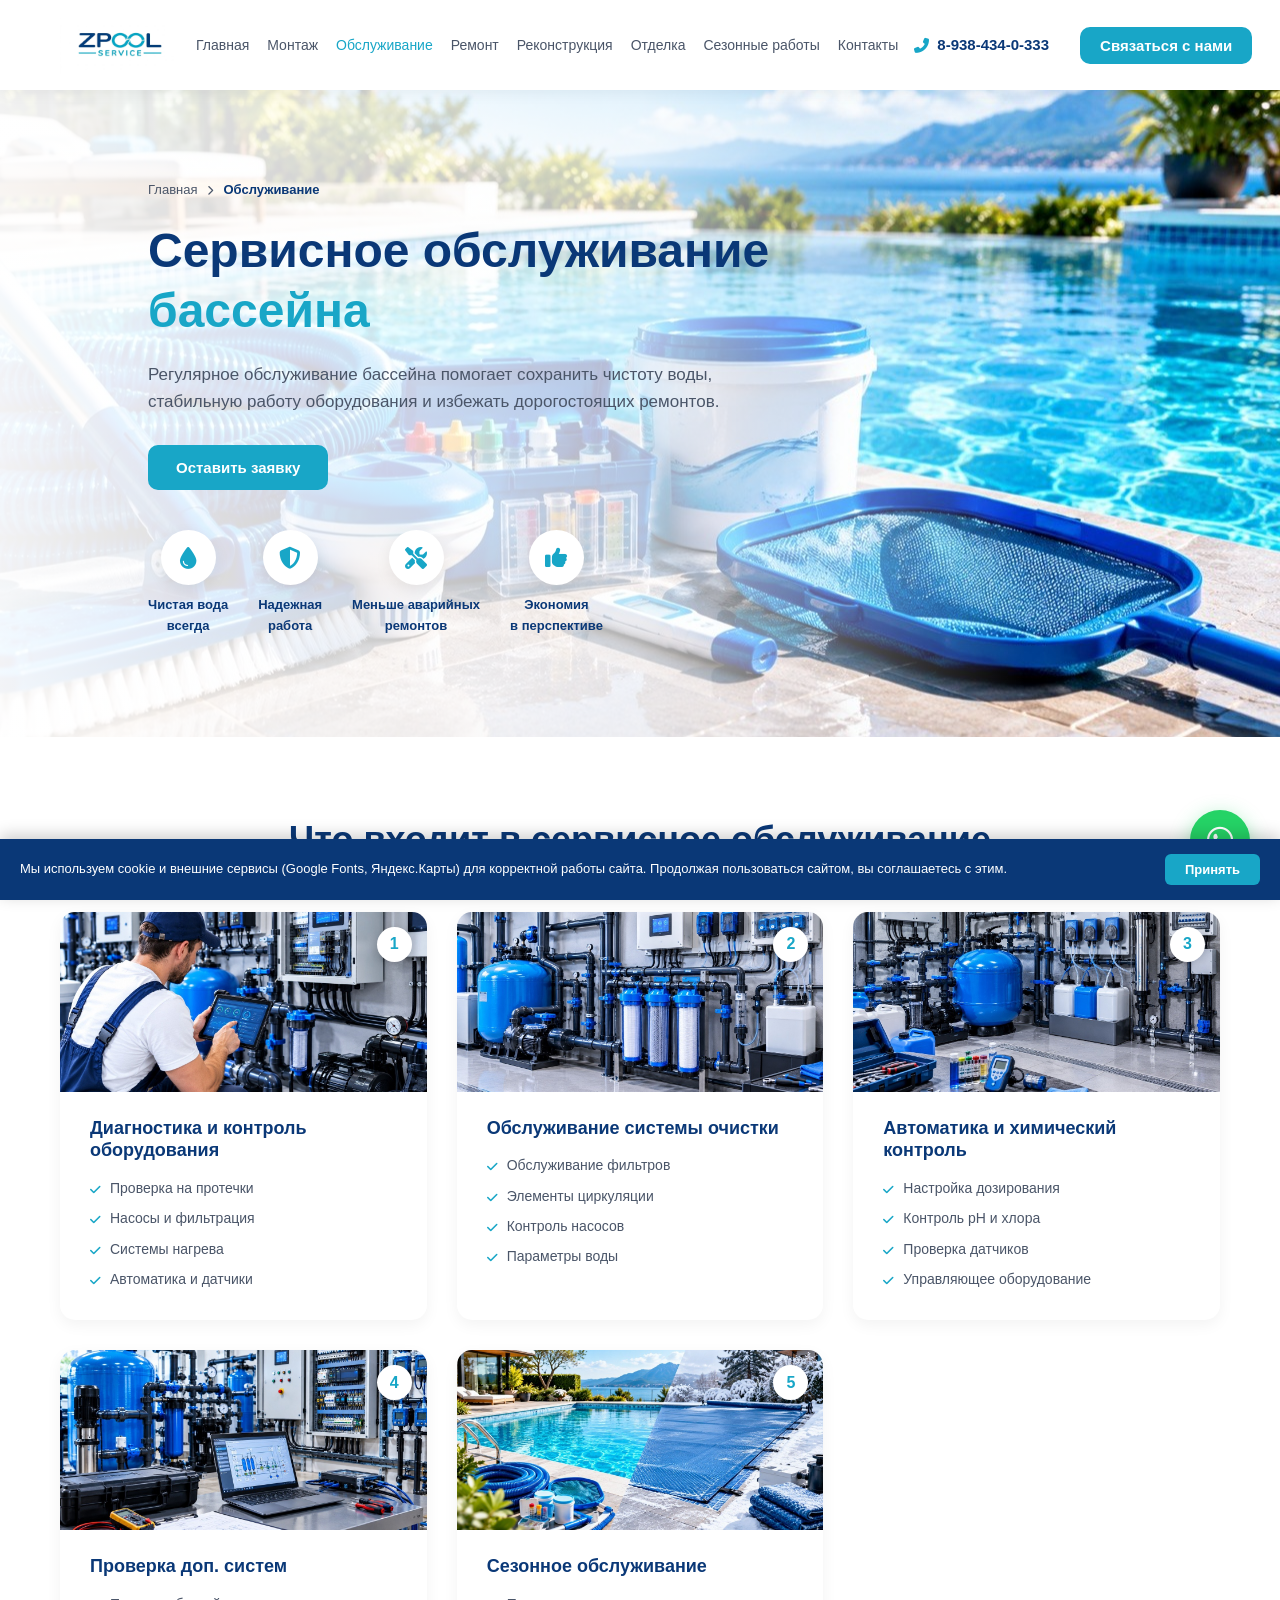
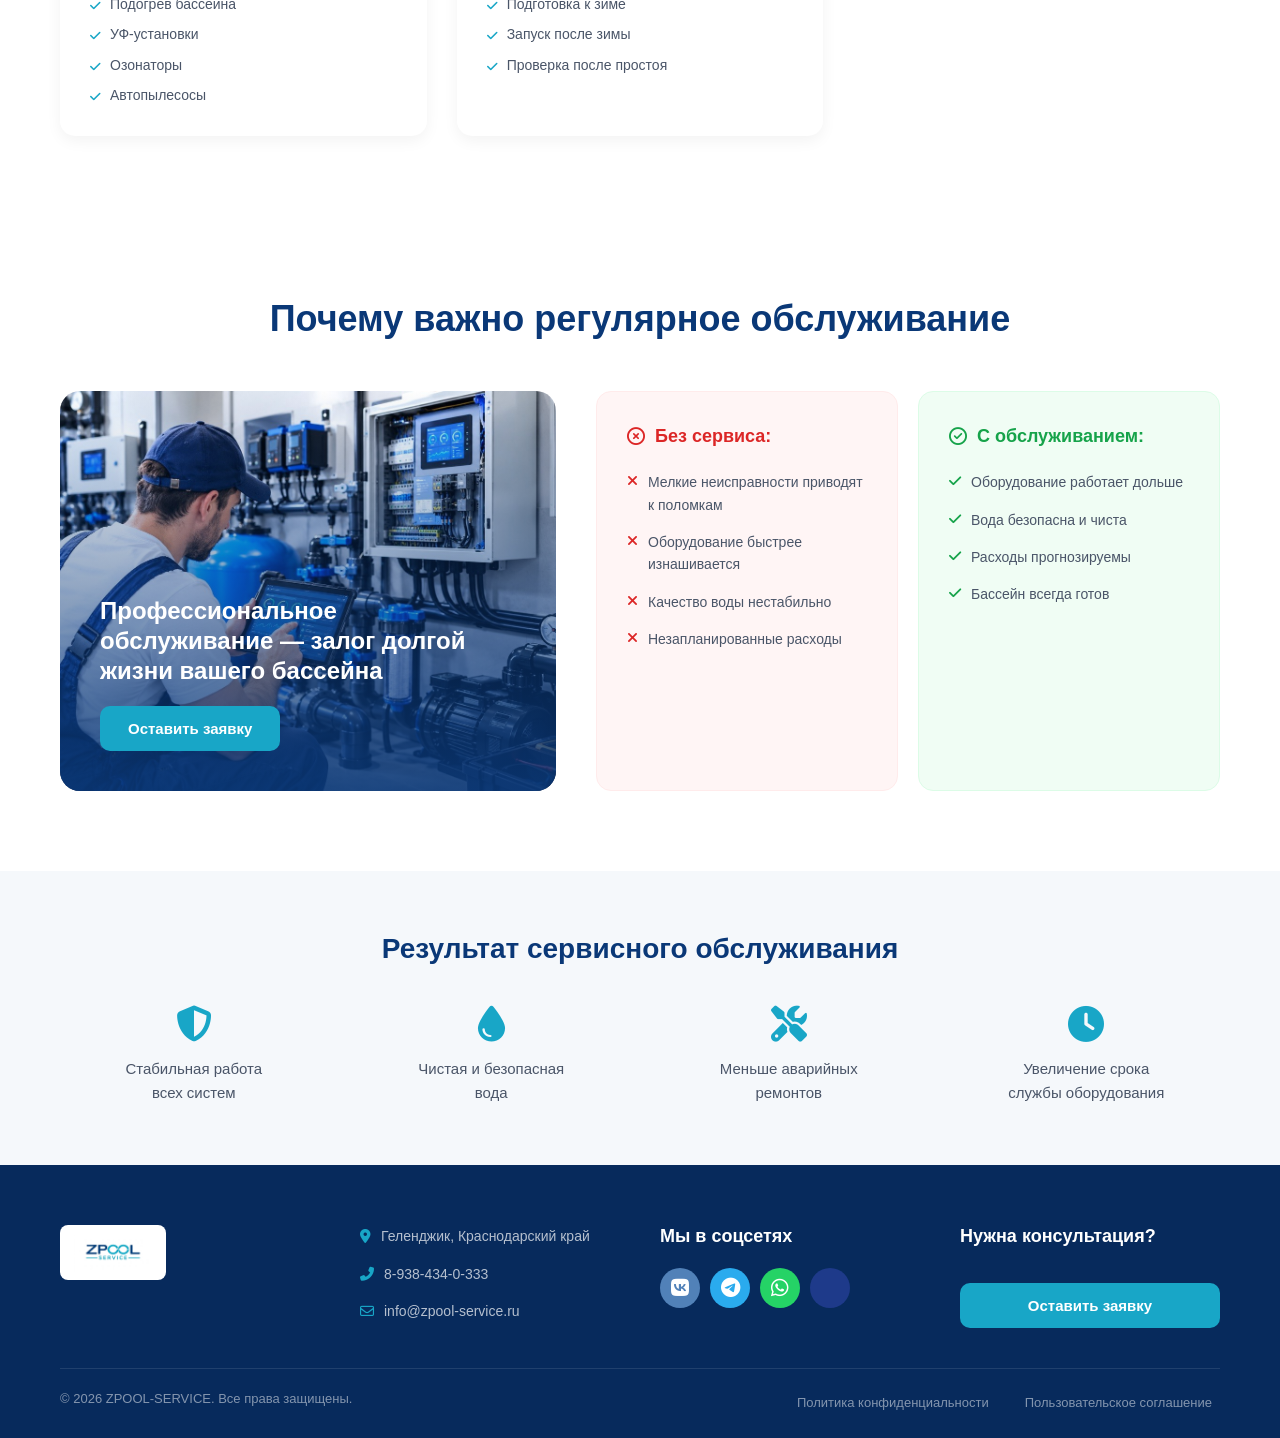
<file: obsluzhivanie.html>
<!DOCTYPE html>
<html lang="ru">
<head>
    <meta charset="UTF-8">
    <meta http-equiv="Content-Security-Policy" content="default-src 'self'; script-src 'self'; style-src 'self' 'unsafe-inline' https://fonts.googleapis.com https://cdnjs.cloudflare.com; font-src 'self' https://fonts.gstatic.com https://cdnjs.cloudflare.com; img-src 'self' data: https://maxicons.ru; frame-src https://yandex.ru; connect-src 'self' https://api.web3forms.com; base-uri 'self'; form-action 'self' https://api.web3forms.com; object-src 'none'">
    <meta name="viewport" content="width=device-width, initial-scale=1.0">
    <title>Сервисное обслуживание бассейна в Геленджике | ZPOOL SERVICE</title>
    <meta name="description" content="Регулярное сервисное обслуживание бассейнов. Диагностика, чистка, контроль химии и автоматики. Профессиональный уход в Геленджике.">
    <link rel="canonical" href="https://kb61988.github.io/home-gel.github.io/obsluzhivanie.html">
    <meta name="theme-color" content="#0a3877">
    <meta property="og:type" content="website">
    <meta property="og:title" content="Сервисное обслуживание бассейна в Геленджике | ZPOOL SERVICE">
    <meta property="og:description" content="Регулярное сервисное обслуживание бассейнов. Диагностика, чистка, контроль химии и автоматики.">
    <meta property="og:image" content="https://kb61988.github.io/home-gel.github.io/new-obsluzhivanie-bg.jpg">
    <meta property="og:url" content="https://kb61988.github.io/home-gel.github.io/obsluzhivanie.html">
    <link rel="icon" href="favicon.png" type="image/png">
    <link rel="preload" as="image" href="new-obsluzhivanie-bg.jpg" fetchpriority="high">
    <link rel="preconnect" href="https://fonts.googleapis.com">
    <link rel="preconnect" href="https://fonts.gstatic.com" crossorigin>
    <link href="https://fonts.googleapis.com/css2?family=Montserrat:wght@400;500;600;700;800;900&display=swap" rel="stylesheet">
    <link rel="stylesheet" href="https://cdnjs.cloudflare.com/ajax/libs/font-awesome/6.4.0/css/all.min.css" integrity="sha512-iecdLmaskl7CVkqkXNQ/ZH/XLlvWZOJyj7Yy7tcenmpD1ypASozpmT/E0iPtmFIB46ZmdtAc9eNBvH0H/ZpiBw==" crossorigin="anonymous" referrerpolicy="no-referrer">
    <link rel="stylesheet" href="style.css">
    <script type="application/ld+json">
    {
      "@context": "https://schema.org",
      "@type": "Service",
      "name": "Сервисное обслуживание бассейнов",
      "provider": { "@type": "LocalBusiness", "name": "ZPOOL SERVICE", "telephone": "+79384340333", "address": { "@type": "PostalAddress", "addressLocality": "Геленджик", "addressCountry": "RU" } },
      "areaServed": "Геленджик",
      "description": "Регулярное сервисное обслуживание бассейнов: диагностика, чистка, контроль химии и автоматики."
    }
    </script>
    <script type="application/ld+json">
    {
      "@context": "https://schema.org",
      "@type": "BreadcrumbList",
      "itemListElement": [
        { "@type": "ListItem", "position": 1, "name": "Главная", "item": "https://kb61988.github.io/home-gel.github.io/" },
        { "@type": "ListItem", "position": 2, "name": "Обслуживание", "item": "https://kb61988.github.io/home-gel.github.io/obsluzhivanie.html" }
      ]
    }
    </script>
</head>
<body>
    <header class="header">
        <div class="container">
            <a href="index.html" class="logo-link" aria-label="ZPOOL SERVICE — На главную">
                <img src="logo.png" alt="ZPOOL SERVICE" class="logo-img" width="160" height="60">
            </a>
            <nav class="nav" aria-label="Основное меню">
                <a href="index.html">Главная</a>
                <a href="montazh.html">Монтаж</a>
                <a href="obsluzhivanie.html" class="active" aria-current="page">Обслуживание</a>
                <a href="remont.html">Ремонт</a>
                <a href="rekonstrukciya.html">Реконструкция</a>
                <a href="otdelka.html">Отделка</a>
                <a href="season.html">Сезонные работы</a>
                <a href="index.html#contacts">Контакты</a>
            </nav>
            <a href="tel:+79384340333" class="header-phone" aria-label="Позвонить нам"><i class="fas fa-phone-alt"></i><span>8-938-434-0-333</span></a>
            <button class="btn-primary open-modal-btn btn-header" type="button">Связаться с нами</button>
            <button class="mobile-menu-btn" aria-label="Открыть меню" aria-expanded="false"><i class="fas fa-bars"></i></button>
        </div>
    </header>

    <section class="service-hero hero-obsluzhivanie">
        <div class="container service-hero-content">
            <div class="breadcrumbs"><a href="index.html">Главная</a> <i class="fas fa-chevron-right"></i> <span>Обслуживание</span></div>
            <h1>Сервисное обслуживание <br><span>бассейна</span></h1>
            <p>Регулярное обслуживание бассейна помогает сохранить чистоту воды, стабильную работу оборудования и избежать дорогостоящих ремонтов.</p>
            <div class="hero-buttons"><button class="btn-primary open-modal-btn" type="button">Оставить заявку</button></div>
            <div class="hero-features">
                <div class="feature"><div class="feature-icon"><i class="fas fa-tint"></i></div><span>Чистая вода<br>всегда</span></div>
                <div class="feature"><div class="feature-icon"><i class="fas fa-shield-alt"></i></div><span>Надежная<br>работа</span></div>
                <div class="feature"><div class="feature-icon"><i class="fas fa-tools"></i></div><span>Меньше аварийных<br>ремонтов</span></div>
                <div class="feature"><div class="feature-icon"><i class="fas fa-thumbs-up"></i></div><span>Экономия<br>в перспективе</span></div>
            </div>
        </div>
    </section>

    <section class="included-section">
        <div class="container">
            <h2 class="section-title">Что входит в сервисное обслуживание</h2>
            <div class="included-grid">
                <div class="included-card">
                    <div class="included-img"><img src="obsluzhivanie-diagnostics.jpg" alt="Диагностика и контроль оборудования" loading="lazy" width="600" height="400"></div>
                    <div class="num">1</div>
                    <div class="included-content"><h3>Диагностика и контроль оборудования</h3><ul><li>Проверка на протечки</li><li>Насосы и фильтрация</li><li>Системы нагрева</li><li>Автоматика и датчики</li></ul></div>
                </div>
                <div class="included-card">
                    <div class="included-img"><img src="obsluzhivanie-cleaning.jpg" alt="Обслуживание системы очистки" loading="lazy" width="600" height="400"></div>
                    <div class="num">2</div>
                    <div class="included-content"><h3>Обслуживание системы очистки</h3><ul><li>Обслуживание фильтров</li><li>Элементы циркуляции</li><li>Контроль насосов</li><li>Параметры воды</li></ul></div>
                </div>
                <div class="included-card">
                    <div class="included-img"><img src="obsluzhivanie-automation.jpg" alt="Автоматика и химический контроль" loading="lazy" width="600" height="400"></div>
                    <div class="num">3</div>
                    <div class="included-content"><h3>Автоматика и химический контроль</h3><ul><li>Настройка дозирования</li><li>Контроль pH и хлора</li><li>Проверка датчиков</li><li>Управляющее оборудование</li></ul></div>
                </div>
                <div class="included-card">
                    <div class="included-img"><img src="obsluzhivanie-extra-systems.jpg" alt="Проверка дополнительных систем" loading="lazy" width="600" height="400"></div>
                    <div class="num">4</div>
                    <div class="included-content"><h3>Проверка доп. систем</h3><ul><li>Подогрев бассейна</li><li>УФ-установки</li><li>Озонаторы</li><li>Автопылесосы</li></ul></div>
                </div>
                <div class="included-card">
                    <div class="included-img"><img src="obsluzhivanie-seasonal.jpg" alt="Сезонное обслуживание" loading="lazy" width="600" height="400"></div>
                    <div class="num">5</div>
                    <div class="included-content"><h3>Сезонное обслуживание</h3><ul><li>Подготовка к зиме</li><li>Запуск после зимы</li><li>Проверка после простоя</li></ul></div>
                </div>
            </div>
        </div>
    </section>

    <section class="why-important">
        <div class="container">
            <h2 class="section-title">Почему важно регулярное обслуживание</h2>
            <div class="why-layout">
                <div class="why-image-box">
                    <h3>Профессиональное обслуживание — залог долгой жизни вашего бассейна</h3>
                    <button class="btn-primary open-modal-btn" type="button">Оставить заявку</button>
                </div>
                <div class="why-compare-box">
                    <div class="compare-col compare-bad">
                        <div class="compare-header"><i class="far fa-times-circle"></i> Без сервиса:</div>
                        <ul>
                            <li><i class="fas fa-times"></i> Мелкие неисправности приводят к поломкам</li>
                            <li><i class="fas fa-times"></i> Оборудование быстрее изнашивается</li>
                            <li><i class="fas fa-times"></i> Качество воды нестабильно</li>
                            <li><i class="fas fa-times"></i> Незапланированные расходы</li>
                        </ul>
                    </div>
                    <div class="compare-col compare-good">
                        <div class="compare-header"><i class="far fa-check-circle"></i> С обслуживанием:</div>
                        <ul>
                            <li><i class="fas fa-check"></i> Оборудование работает дольше</li>
                            <li><i class="fas fa-check"></i> Вода безопасна и чиста</li>
                            <li><i class="fas fa-check"></i> Расходы прогнозируемы</li>
                            <li><i class="fas fa-check"></i> Бассейн всегда готов</li>
                        </ul>
                    </div>
                </div>
            </div>
        </div>
    </section>

    <section class="result-section">
        <div class="container">
            <h3 class="result-title">Результат сервисного обслуживания</h3>
            <div class="result-grid">
                <div class="result-item"><i class="fas fa-shield-alt"></i><p>Стабильная работа<br>всех систем</p></div>
                <div class="result-item"><i class="fas fa-tint"></i><p>Чистая и безопасная<br>вода</p></div>
                <div class="result-item"><i class="fas fa-tools"></i><p>Меньше аварийных<br>ремонтов</p></div>
                <div class="result-item"><i class="fas fa-clock"></i><p>Увеличение срока<br>службы оборудования</p></div>
            </div>
        </div>
    </section>

    <footer class="footer">
        <div class="container">
            <div class="footer-grid">
                <div><a href="index.html" class="footer-logo-link"><img src="logo.png" alt="ZPOOL SERVICE" class="footer-logo-img" loading="lazy" width="160" height="65"></a></div>
                <div><ul class="contact-list"><li><i class="fas fa-map-marker-alt"></i><span>Геленджик, Краснодарский край</span></li><li><i class="fas fa-phone-alt"></i><a href="tel:+79384340333">8-938-434-0-333</a></li><li><i class="far fa-envelope"></i><a href="mailto:info@zpool-service.ru">info@zpool-service.ru</a></li></ul></div>
                <div><h4>Мы в соцсетях</h4>
                    <div class="socials">
                        <a href="ССЫЛКА_НА_ВК" class="s-vk" aria-label="ВКонтакте" target="_blank" rel="noopener"><i class="fab fa-vk"></i></a>
                        <a href="ССЫЛКА_НА_TELEGRAM" class="s-tg" aria-label="Telegram" target="_blank" rel="noopener"><i class="fab fa-telegram-plane"></i></a>
                        <a href="https://wa.me/79384340333" class="s-wa" aria-label="WhatsApp" target="_blank" rel="noopener"><i class="fab fa-whatsapp"></i></a>
                        <a href="ССЫЛКА_НА_MAX" class="s-max" aria-label="MAX" target="_blank" rel="noopener"></a>
                    </div>
                </div>
                <div><h4>Нужна консультация?</h4><button class="btn-primary open-modal-btn footer-btn" type="button">Оставить заявку</button></div>
            </div>
            <div class="footer-bottom">
                <div>© 2024 ZPOOL-SERVICE. Все права защищены.</div>
                <div class="footer-bottom-links">
                    <button type="button" class="open-privacy">Политика конфиденциальности</button>
                    <button type="button" class="open-terms">Пользовательское соглашение</button>
                </div>
            </div>
        </div>
    </footer>

    <a href="https://wa.me/79384340333" class="floating-whatsapp" aria-label="Написать в WhatsApp"><i class="fab fa-whatsapp"></i></a>
    <div class="mobile-bottom-bar">
        <a href="tel:+79384340333" class="mobile-bar-call"><i class="fas fa-phone-alt"></i> Позвонить</a>
        <a href="https://wa.me/79384340333" class="mobile-bar-wa"><i class="fab fa-whatsapp"></i> WhatsApp</a>
    </div>

    <div class="cookie-banner" id="cookieBanner" role="region" aria-label="Уведомление об использовании cookie">
        <p>Мы используем cookie и внешние сервисы (Google Fonts, Яндекс.Карты) для корректной работы сайта. Продолжая пользоваться сайтом, вы соглашаетесь с этим.</p>
        <button type="button" class="cookie-accept">Принять</button>
    </div>

    <div class="modal-overlay" id="callbackModal" role="dialog" aria-modal="true" aria-labelledby="callbackTitle">
        <div class="modal-content">
            <button class="close-modal close-callback" aria-label="Закрыть окно" type="button">&times;</button>
            <h3 id="callbackTitle" class="modal-title-center">Оставить заявку</h3>
            <p class="modal-subtitle">Оставьте контакты, и мы перезвоним в течение 15 минут</p>
            <p id="modalPoolParams" style="display: none; background: var(--c-bg-light); padding: 10px 15px; border-radius: 8px; font-size: 13px; margin-bottom: 15px; color: var(--c-dark); text-align: left;"></p>
            <form id="modalForm" action="https://api.web3forms.com/submit" method="POST">
                <input type="hidden" name="access_key" value="ВАШ_ACCESS_KEY_ЗДЕСЬ">
                <input type="hidden" name="from_name" value="ZPOOL SERVICE">
                <input type="hidden" name="subject" value="Новая заявка с сайта ZPOOL SERVICE (Обслуживание)">
                <input type="checkbox" name="botcheck" class="hp-field" tabindex="-1" aria-hidden="true" autocomplete="off">
                <label for="modal-name" class="sr-only">Ваше имя</label>
                <input id="modal-name" type="text" name="name" class="form-control" placeholder="Ваше имя" required autocomplete="name">

                <label for="modal-service" class="sr-only">Услуга</label>
                <select id="modal-service" name="service" class="form-control" required>
                    <option value="Обслуживание" selected>Обслуживание</option>
                    <option value="Монтаж">Монтаж</option>
                    <option value="Ремонт">Ремонт</option>
                    <option value="Реконструкция">Реконструкция</option>
                    <option value="Отделка">Отделка</option>
                    <option value="Сезонные работы">Сезонные работы</option>
                    <option value="Другое">Другое</option>
                </select>

                <label for="modal-phone" class="sr-only">Телефон</label>
                <input id="modal-phone" type="tel" name="phone" class="form-control" placeholder="+7 (___) ___-__-__" required autocomplete="tel" inputmode="tel" maxlength="18" pattern="\+?[0-9\s\-\(\)]{10,18}" title="Введите корректный номер телефона">
                <div class="consent-wrapper">
                    <label class="consent-label">
                        <input type="checkbox" name="consent" value="yes" required>
                        <span>Я даю согласие на обработку персональных данных согласно</span>
                    </label>
                    <button type="button" class="open-consent open-privacy-link">Согласию на обработку ПДн</button>
                </div>
                <button type="submit" class="btn-primary btn-submit">Отправить</button>
                <div id="modalMessage" class="form-message" role="status" aria-live="polite"></div>
            </form>
        </div>
    </div>

    <div class="modal-overlay" id="privacyModal" role="dialog" aria-modal="true" aria-labelledby="privacyTitle">
        <div class="modal-content modal-large">
            <button class="close-modal close-privacy" aria-label="Закрыть окно" type="button">&times;</button>
            <h3 id="privacyTitle" class="modal-title-left">Политика конфиденциальности</h3>
            <div class="legal-text">
                <p><strong>1. Общие положения</strong><br>Настоящая Политика конфиденциальности действует в отношении всей информации, которую сайт ZPOOL SERVICE может получить о Пользователе.</p>
                <p><strong>2. Какие данные мы собираем</strong><br>Мы собираем только те данные, которые Пользователь предоставляет добровольно при заполнении формы: Имя и номер телефона.</p>
                <p><strong>3. Цели сбора данных</strong><br>Данные собираются исключительно для связи с Пользователем, консультирования по вопросам услуг и заключения договора.</p>
            </div>
        </div>
    </div>

    <div class="modal-overlay" id="consentModal" role="dialog" aria-modal="true" aria-labelledby="consentTitle">
        <div class="modal-content modal-large">
            <button class="close-modal close-consent" aria-label="Закрыть окно" type="button">&times;</button>
            <h3 id="consentTitle" class="modal-title-left">Согласие на обработку персональных данных</h3>
            <div class="legal-text consent-text">
                <p><strong>1. Общие положения</strong><br>Настоящим я, субъект персональных данных, свободно, своей волей и в своём интересе даю согласие на обработку моих персональных данных оператору — ZPOOL SERVICE, в соответствии с Федеральным законом от 27.07.2006 № 152-ФЗ «О персональных данных».</p>
                <p><strong>2. Перечень данных</strong><br>Имя; номер телефона.</p>
                <p><strong>3. Цель обработки</strong><br>Обратный звонок; консультирование по услугам; заключение и исполнение договора.</p>
                <p><strong>4. Действия с данными</strong><br>Сбор, запись, систематизация, накопление, хранение, уточнение, извлечение, использование, блокирование, удаление, уничтожение.</p>
                <p><strong>5. Срок действия</strong><br>До отзыва согласия субъектом персональных данных.</p>
                <p><strong>6. Порядок отзыва</strong><br>Согласие может быть отозвано путём направления письменного уведомления на адрес электронной почты <a href="mailto:info@zpool-service.ru">info@zpool-service.ru</a>.</p>
            </div>
        </div>
    </div>

    <div class="modal-overlay" id="termsModal" role="dialog" aria-modal="true" aria-labelledby="termsTitle">
        <div class="modal-content modal-large">
            <button class="close-modal close-terms" aria-label="Закрыть окно" type="button">&times;</button>
            <h3 id="termsTitle" class="modal-title-left">Пользовательское соглашение</h3>
            <div class="legal-text">
                <p><strong>1. Общие положения</strong><br>Настоящее Соглашение регулирует отношения между владельцем сайта ZPOOL SERVICE и Пользователем при использовании сайта.</p>
                <p><strong>2. Предмет соглашения</strong><br>Сайт предоставляет Пользователю доступ к информации об услугах. Оставляя заявку, Пользователь подтверждает согласие на обработку данных.</p>
            </div>
        </div>
    </div>

    <noscript><style>.reveal { opacity: 1; transform: none; }</style></noscript>
    <script src="script.js" defer></script>
</body>
</html>
</file>
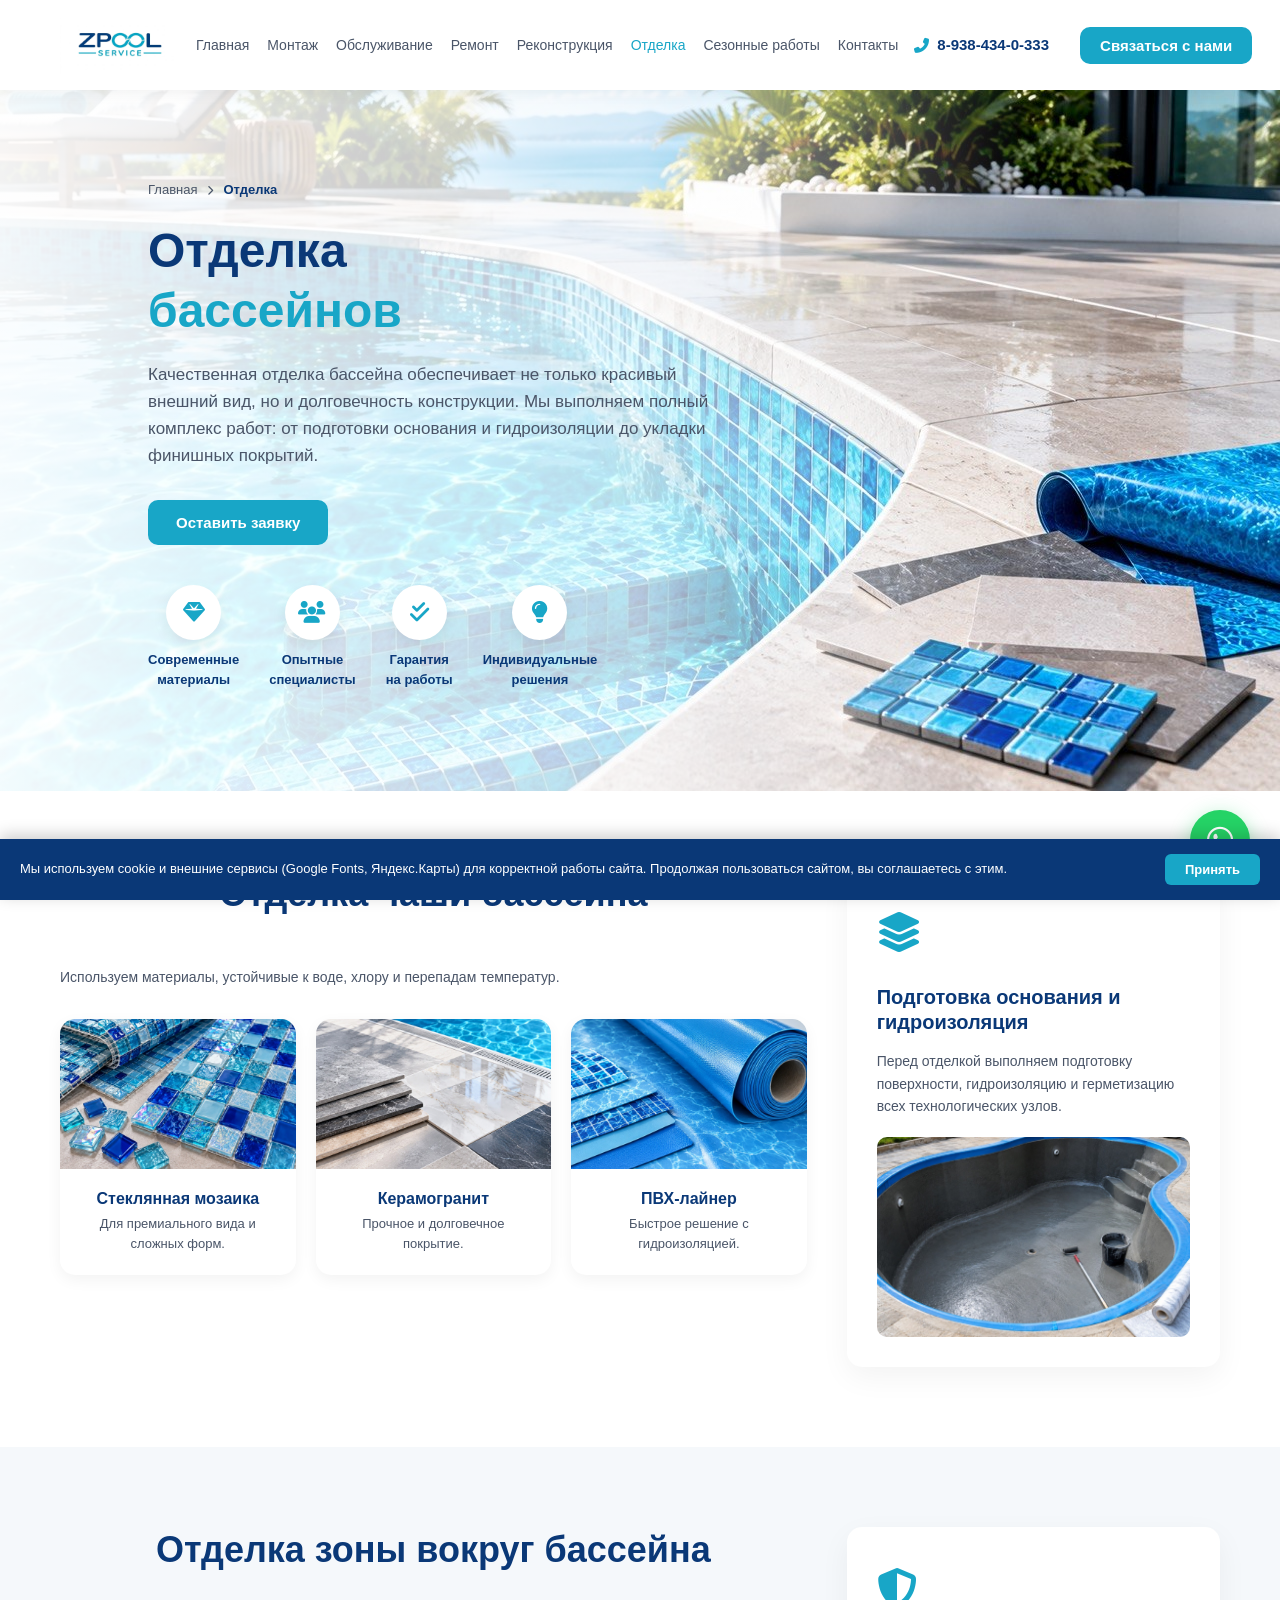
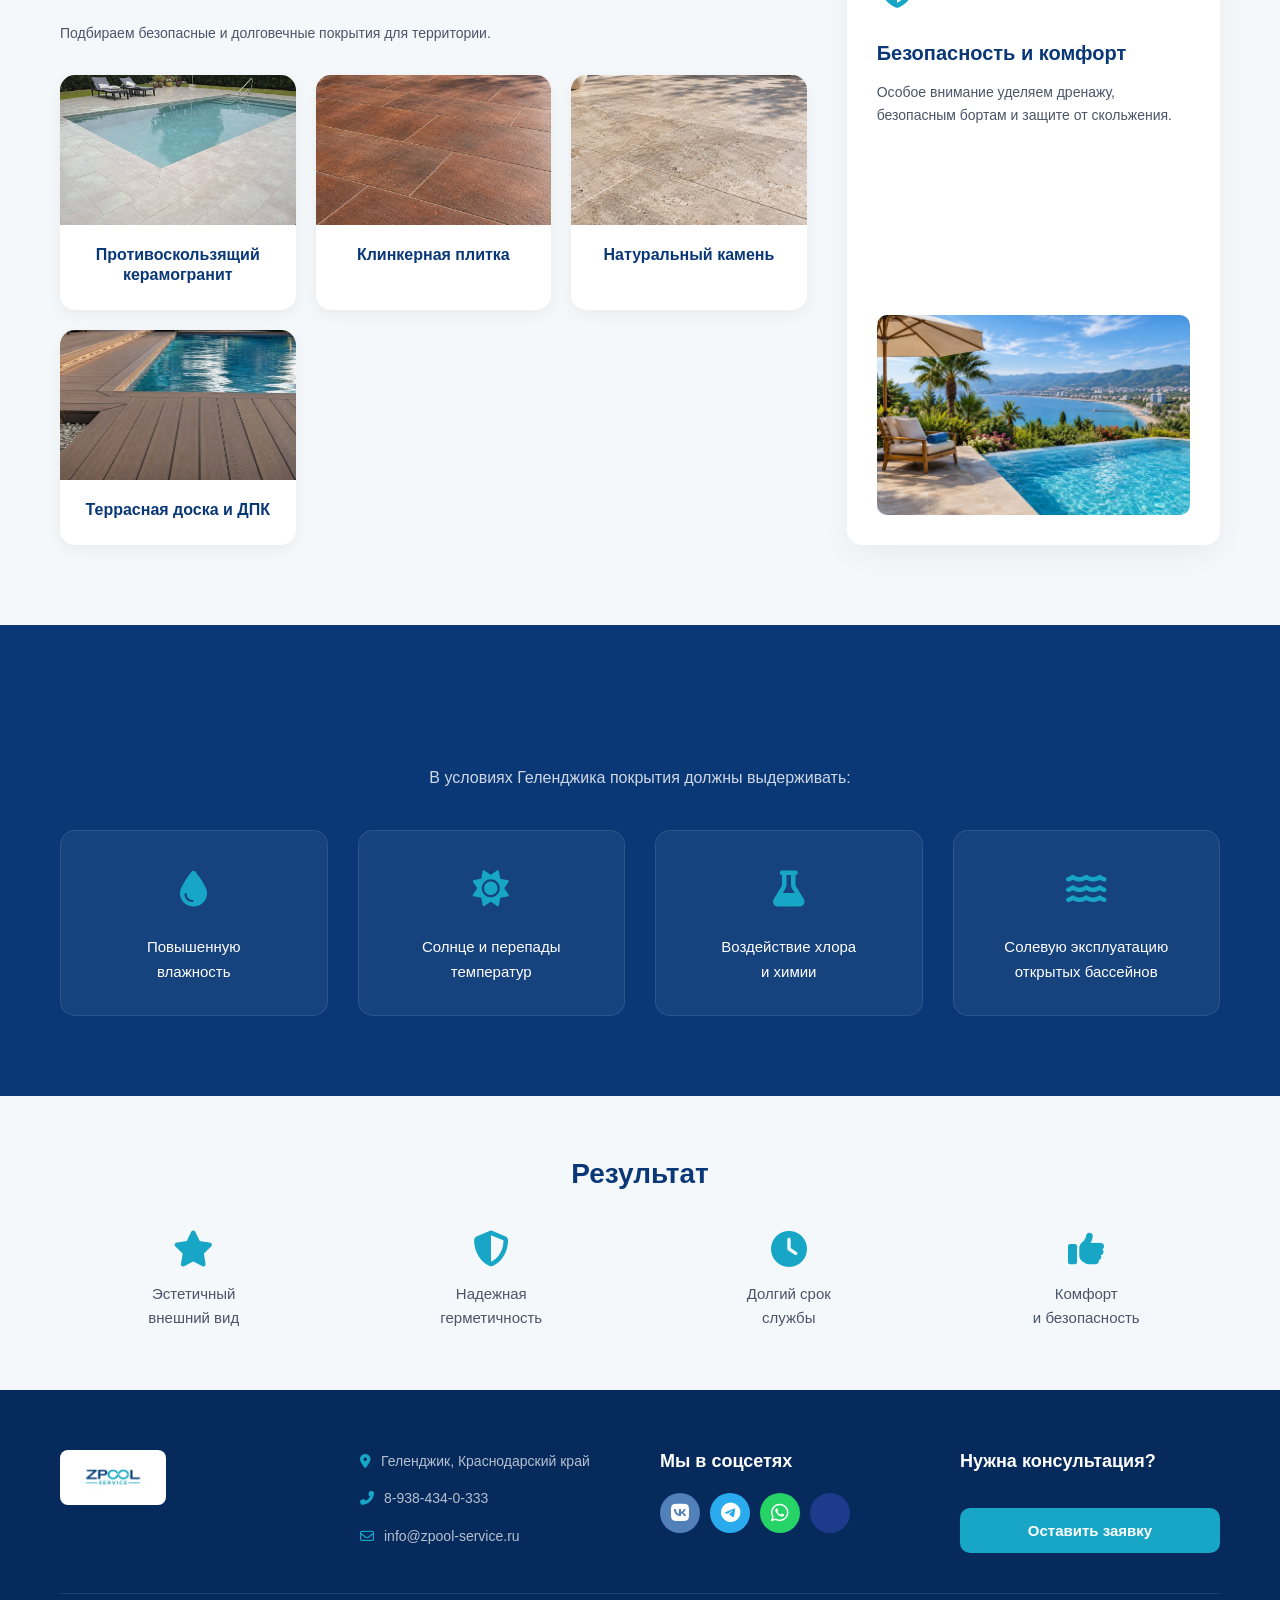
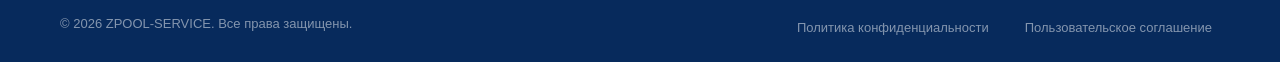
<file: otdelka.html>
<!DOCTYPE html>
<html lang="ru">
<head>
    <meta charset="UTF-8">
    <meta http-equiv="Content-Security-Policy" content="default-src 'self'; script-src 'self'; style-src 'self' 'unsafe-inline' https://fonts.googleapis.com https://cdnjs.cloudflare.com; font-src 'self' https://fonts.gstatic.com https://cdnjs.cloudflare.com; img-src 'self' data: https://maxicons.ru; frame-src https://yandex.ru; connect-src 'self' https://api.web3forms.com; base-uri 'self'; form-action 'self' https://api.web3forms.com; object-src 'none'">
    <meta name="viewport" content="width=device-width, initial-scale=1.0">
    <title>Отделка бассейнов под ключ в Геленджике | ZPOOL SERVICE</title>
    <meta name="description" content="Профессиональная отделка чаши бассейна и прилегающей территории. Мозаика, ПВХ-лайнер, керамогранит, ДПК. Гарантия на работы.">
    <link rel="canonical" href="https://kb61988.github.io/home-gel.github.io/otdelka.html">
    <meta name="theme-color" content="#0a3877">
    <meta property="og:type" content="website">
    <meta property="og:title" content="Отделка бассейнов под ключ в Геленджике | ZPOOL SERVICE">
    <meta property="og:description" content="Профессиональная отделка чаши бассейна и прилегающей территории. Мозаика, ПВХ-лайнер, керамогранит, ДПК.">
    <meta property="og:image" content="https://kb61988.github.io/home-gel.github.io/otdelka-hero-bg.jpg">
    <meta property="og:url" content="https://kb61988.github.io/home-gel.github.io/otdelka.html">
    <link rel="icon" href="favicon.png" type="image/png">
    <link rel="preload" as="image" href="otdelka-hero-bg.jpg" fetchpriority="high">
    <link rel="preconnect" href="https://fonts.googleapis.com">
    <link rel="preconnect" href="https://fonts.gstatic.com" crossorigin>
    <link href="https://fonts.googleapis.com/css2?family=Montserrat:wght@400;500;600;700;800;900&display=swap" rel="stylesheet">
    <link rel="stylesheet" href="https://cdnjs.cloudflare.com/ajax/libs/font-awesome/6.4.0/css/all.min.css" integrity="sha512-iecdLmaskl7CVkqkXNQ/ZH/XLlvWZOJyj7Yy7tcenmpD1ypASozpmT/E0iPtmFIB46ZmdtAc9eNBvH0H/ZpiBw==" crossorigin="anonymous" referrerpolicy="no-referrer">
    <link rel="stylesheet" href="style.css">
    <script type="application/ld+json">
    {
      "@context": "https://schema.org",
      "@type": "Service",
      "name": "Отделка бассейнов",
      "provider": { "@type": "LocalBusiness", "name": "ZPOOL SERVICE", "telephone": "+79384340333", "address": { "@type": "PostalAddress", "addressLocality": "Геленджик", "addressCountry": "RU" } },
      "areaServed": "Геленджик",
      "description": "Отделка чаши бассейна и прилегающей территории: мозаика, керамогранит, ПВХ-лайнер, ДПК."
    }
    </script>
    <script type="application/ld+json">
    {
      "@context": "https://schema.org",
      "@type": "BreadcrumbList",
      "itemListElement": [
        { "@type": "ListItem", "position": 1, "name": "Главная", "item": "https://kb61988.github.io/home-gel.github.io/" },
        { "@type": "ListItem", "position": 2, "name": "Отделка", "item": "https://kb61988.github.io/home-gel.github.io/otdelka.html" }
      ]
    }
    </script>
</head>
<body>
    <header class="header">
        <div class="container">
            <a href="index.html" class="logo-link" aria-label="ZPOOL SERVICE — На главную">
                <img src="logo.png" alt="ZPOOL SERVICE" class="logo-img" width="160" height="60">
            </a>
            <nav class="nav" aria-label="Основное меню">
                <a href="index.html">Главная</a>
                <a href="montazh.html">Монтаж</a>
                <a href="obsluzhivanie.html">Обслуживание</a>
                <a href="remont.html">Ремонт</a>
                <a href="rekonstrukciya.html">Реконструкция</a>
                <a href="otdelka.html" class="active" aria-current="page">Отделка</a>
                <a href="season.html">Сезонные работы</a>
                <a href="index.html#contacts">Контакты</a>
            </nav>
            <a href="tel:+79384340333" class="header-phone" aria-label="Позвонить нам"><i class="fas fa-phone-alt"></i><span>8-938-434-0-333</span></a>
            <button class="btn-primary open-modal-btn btn-header" type="button">Связаться с нами</button>
            <button class="mobile-menu-btn" aria-label="Открыть меню" aria-expanded="false"><i class="fas fa-bars"></i></button>
        </div>
    </header>

    <section class="service-hero hero-otdelka">
        <div class="container service-hero-content">
            <div class="breadcrumbs"><a href="index.html">Главная</a> <i class="fas fa-chevron-right"></i> <span>Отделка</span></div>
            <h1>Отделка <br><span>бассейнов</span></h1>
            <p>Качественная отделка бассейна обеспечивает не только красивый внешний вид, но и долговечность конструкции. Мы выполняем полный комплекс работ: от подготовки основания и гидроизоляции до укладки финишных покрытий.</p>
            <div class="hero-buttons"><button class="btn-primary open-modal-btn" type="button">Оставить заявку</button></div>
            <div class="hero-features">
                <div class="feature"><div class="feature-icon"><i class="fas fa-gem"></i></div><span>Современные<br>материалы</span></div>
                <div class="feature"><div class="feature-icon"><i class="fas fa-users"></i></div><span>Опытные<br>специалисты</span></div>
                <div class="feature"><div class="feature-icon"><i class="fas fa-check-double"></i></div><span>Гарантия<br>на работы</span></div>
                <div class="feature"><div class="feature-icon"><i class="fas fa-lightbulb"></i></div><span>Индивидуальные<br>решения</span></div>
            </div>
        </div>
    </section>

    <section class="pool-finish">
        <div class="container">
            <div class="finish-layout">
                <div class="finish-main">
                    <h2 class="section-title">Отделка чаши бассейна</h2>
                    <p class="finish-intro">Используем материалы, устойчивые к воде, хлору и перепадам температур.</p>
                    <div class="materials-grid">
                        <div class="material-card"><div class="material-img"><img src="mosaic-tiles.jpg" alt="Стеклянная мозаика" loading="lazy" width="400" height="300"></div><div class="material-info"><h4>Стеклянная мозаика</h4><p>Для премиального вида и сложных форм.</p></div></div>
                        <div class="material-card"><div class="material-img"><img src="keramogranit.jpg" alt="Керамогранит" loading="lazy" width="400" height="300"></div><div class="material-info"><h4>Керамогранит</h4><p>Прочное и долговечное покрытие.</p></div></div>
                        <div class="material-card"><div class="material-img"><img src="pvc-liner.jpg" alt="ПВХ-лайнер" loading="lazy" width="400" height="300"></div><div class="material-info"><h4>ПВХ-лайнер</h4><p>Быстрое решение с гидроизоляцией.</p></div></div>
                    </div>
                </div>
                <div class="finish-side">
                    <div class="side-card">
                        <div class="icon"><i class="fas fa-layer-group"></i></div>
                        <h3>Подготовка основания и гидроизоляция</h3>
                        <p>Перед отделкой выполняем подготовку поверхности, гидроизоляцию и герметизацию всех технологических узлов.</p>
                        <div class="side-img"><img src="base-waterproofing.jpg" alt="Подготовка основания и гидроизоляция бассейна" loading="lazy" width="400" height="300"></div>
                    </div>
                </div>
            </div>
        </div>
    </section>

    <section class="area-finish">
        <div class="container">
            <div class="finish-layout">
                <div class="finish-main">
                    <h2 class="section-title">Отделка зоны вокруг бассейна</h2>
                    <p class="finish-intro">Подбираем безопасные и долговечные покрытия для территории.</p>
                    <div class="materials-grid">
                        <div class="material-card"><div class="material-img"><img src="slategres.jpg" alt="Противоскользящий керамогранит" loading="lazy" width="400" height="300"></div><div class="material-info"><h4>Противоскользящий керамогранит</h4></div></div>
                        <div class="material-card"><div class="material-img"><img src="clinker.jpg" alt="Клинкерная плитка" loading="lazy" width="400" height="300"></div><div class="material-info"><h4>Клинкерная плитка</h4></div></div>
                        <div class="material-card"><div class="material-img"><img src="natural-stone.jpg" alt="Натуральный камень" loading="lazy" width="400" height="300"></div><div class="material-info"><h4>Натуральный камень</h4></div></div>
                        <div class="material-card"><div class="material-img"><img src="decking.jpg" alt="Террасная доска и ДПК" loading="lazy" width="400" height="300"></div><div class="material-info"><h4>Террасная доска и ДПК</h4></div></div>
                    </div>
                </div>
                <div class="finish-side">
                    <div class="side-card">
                        <div class="icon"><i class="fas fa-shield-alt"></i></div>
                        <h3>Безопасность и комфорт</h3>
                        <p>Особое внимание уделяем дренажу, безопасным бортам и защите от скольжения.</p>
                        <div class="side-img"><img src="safe-deck.jpg" alt="Безопасная зона вокруг бассейна" loading="lazy" width="400" height="300"></div>
                    </div>
                </div>
            </div>
        </div>
    </section>

    <section class="why-important-dark">
        <div class="container">
            <h2>Почему важен правильный выбор материалов</h2>
            <p>В условиях Геленджика покрытия должны выдерживать:</p>
            <div class="why-grid">
                <div class="why-item"><div class="why-icon"><i class="fas fa-tint"></i></div><span>Повышенную<br>влажность</span></div>
                <div class="why-item"><div class="why-icon"><i class="fas fa-sun"></i></div><span>Солнце и перепады<br>температур</span></div>
                <div class="why-item"><div class="why-icon"><i class="fas fa-flask"></i></div><span>Воздействие хлора<br>и химии</span></div>
                <div class="why-item"><div class="why-icon"><i class="fas fa-water"></i></div><span>Солевую эксплуатацию<br>открытых бассейнов</span></div>
            </div>
        </div>
    </section>

    <section class="result-section">
        <div class="container">
            <h3 class="result-title">Результат</h3>
            <div class="result-grid">
                <div class="result-item"><i class="fas fa-star"></i><p>Эстетичный<br>внешний вид</p></div>
                <div class="result-item"><i class="fas fa-shield-alt"></i><p>Надежная<br>герметичность</p></div>
                <div class="result-item"><i class="fas fa-clock"></i><p>Долгий срок<br>службы</p></div>
                <div class="result-item"><i class="fas fa-thumbs-up"></i><p>Комфорт<br>и безопасность</p></div>
            </div>
        </div>
    </section>

    <footer class="footer">
        <div class="container">
            <div class="footer-grid">
                <div><a href="index.html" class="footer-logo-link"><img src="logo.png" alt="ZPOOL SERVICE" class="footer-logo-img" loading="lazy" width="160" height="65"></a></div>
                <div><ul class="contact-list"><li><i class="fas fa-map-marker-alt"></i><span>Геленджик, Краснодарский край</span></li><li><i class="fas fa-phone-alt"></i><a href="tel:+79384340333">8-938-434-0-333</a></li><li><i class="far fa-envelope"></i><a href="mailto:info@zpool-service.ru">info@zpool-service.ru</a></li></ul></div>
                <div><h4>Мы в соцсетях</h4>
                    <div class="socials">
                        <a href="ССЫЛКА_НА_ВК" class="s-vk" aria-label="ВКонтакте" target="_blank" rel="noopener"><i class="fab fa-vk"></i></a>
                        <a href="ССЫЛКА_НА_TELEGRAM" class="s-tg" aria-label="Telegram" target="_blank" rel="noopener"><i class="fab fa-telegram-plane"></i></a>
                        <a href="https://wa.me/79384340333" class="s-wa" aria-label="WhatsApp" target="_blank" rel="noopener"><i class="fab fa-whatsapp"></i></a>
                        <a href="ССЫЛКА_НА_MAX" class="s-max" aria-label="MAX" target="_blank" rel="noopener"></a>
                    </div>
                </div>
                <div><h4>Нужна консультация?</h4><button class="btn-primary open-modal-btn footer-btn" type="button">Оставить заявку</button></div>
            </div>
            <div class="footer-bottom">
                <div>© 2024 ZPOOL-SERVICE. Все права защищены.</div>
                <div class="footer-bottom-links">
                    <button type="button" class="open-privacy">Политика конфиденциальности</button>
                    <button type="button" class="open-terms">Пользовательское соглашение</button>
                </div>
            </div>
        </div>
    </footer>

    <a href="https://wa.me/79384340333" class="floating-whatsapp" aria-label="Написать в WhatsApp"><i class="fab fa-whatsapp"></i></a>
    <div class="mobile-bottom-bar">
        <a href="tel:+79384340333" class="mobile-bar-call"><i class="fas fa-phone-alt"></i> Позвонить</a>
        <a href="https://wa.me/79384340333" class="mobile-bar-wa"><i class="fab fa-whatsapp"></i> WhatsApp</a>
    </div>

    <div class="cookie-banner" id="cookieBanner" role="region" aria-label="Уведомление об использовании cookie">
        <p>Мы используем cookie и внешние сервисы (Google Fonts, Яндекс.Карты) для корректной работы сайта. Продолжая пользоваться сайтом, вы соглашаетесь с этим.</p>
        <button type="button" class="cookie-accept">Принять</button>
    </div>

    <div class="modal-overlay" id="callbackModal" role="dialog" aria-modal="true" aria-labelledby="callbackTitle">
        <div class="modal-content">
            <button class="close-modal close-callback" aria-label="Закрыть окно" type="button">&times;</button>
            <h3 id="callbackTitle" class="modal-title-center">Оставить заявку</h3>
            <p class="modal-subtitle">Оставьте контакты, и мы перезвоним в течение 15 минут</p>
            <p id="modalPoolParams" style="display: none; background: var(--c-bg-light); padding: 10px 15px; border-radius: 8px; font-size: 13px; margin-bottom: 15px; color: var(--c-dark); text-align: left;"></p>
            <form id="modalForm" action="https://api.web3forms.com/submit" method="POST">
                <input type="hidden" name="access_key" value="ВАШ_ACCESS_KEY_ЗДЕСЬ">
                <input type="hidden" name="from_name" value="ZPOOL SERVICE">
                <input type="hidden" name="subject" value="Новая заявка с сайта ZPOOL SERVICE (Отделка)">
                <input type="checkbox" name="botcheck" class="hp-field" tabindex="-1" aria-hidden="true" autocomplete="off">
                <label for="modal-name" class="sr-only">Ваше имя</label>
                <input id="modal-name" type="text" name="name" class="form-control" placeholder="Ваше имя" required autocomplete="name">

                <label for="modal-service" class="sr-only">Услуга</label>
                <select id="modal-service" name="service" class="form-control" required>
                    <option value="Обслуживание">Обслуживание</option>
                    <option value="Монтаж">Монтаж</option>
                    <option value="Ремонт">Ремонт</option>
                    <option value="Реконструкция">Реконструкция</option>
                    <option value="Отделка" selected>Отделка</option>
                    <option value="Сезонные работы">Сезонные работы</option>
                    <option value="Другое">Другое</option>
                </select>

                <label for="modal-phone" class="sr-only">Телефон</label>
                <input id="modal-phone" type="tel" name="phone" class="form-control" placeholder="+7 (___) ___-__-__" required autocomplete="tel" inputmode="tel" maxlength="18" pattern="\+?[0-9\s\-\(\)]{10,18}" title="Введите корректный номер телефона">
                <div class="consent-wrapper">
                    <label class="consent-label">
                        <input type="checkbox" name="consent" value="yes" required>
                        <span>Я даю согласие на обработку персональных данных согласно</span>
                    </label>
                    <button type="button" class="open-consent open-privacy-link">Согласию на обработку ПДн</button>
                </div>
                <button type="submit" class="btn-primary btn-submit">Отправить</button>
                <div id="modalMessage" class="form-message" role="status" aria-live="polite"></div>
            </form>
        </div>
    </div>

    <div class="modal-overlay" id="privacyModal" role="dialog" aria-modal="true" aria-labelledby="privacyTitle">
        <div class="modal-content modal-large">
            <button class="close-modal close-privacy" aria-label="Закрыть окно" type="button">&times;</button>
            <h3 id="privacyTitle" class="modal-title-left">Политика конфиденциальности</h3>
            <div class="legal-text">
                <p><strong>1. Общие положения</strong><br>Настоящая Политика конфиденциальности действует в отношении всей информации, которую сайт ZPOOL SERVICE может получить о Пользователе.</p>
                <p><strong>2. Какие данные мы собираем</strong><br>Мы собираем только те данные, которые Пользователь предоставляет добровольно при заполнении формы: Имя и номер телефона.</p>
                <p><strong>3. Цели сбора данных</strong><br>Данные собираются исключительно для связи с Пользователем, консультирования по вопросам услуг и заключения договора.</p>
            </div>
        </div>
    </div>

    <div class="modal-overlay" id="consentModal" role="dialog" aria-modal="true" aria-labelledby="consentTitle">
        <div class="modal-content modal-large">
            <button class="close-modal close-consent" aria-label="Закрыть окно" type="button">&times;</button>
            <h3 id="consentTitle" class="modal-title-left">Согласие на обработку персональных данных</h3>
            <div class="legal-text consent-text">
                <p><strong>1. Общие положения</strong><br>Настоящим я, субъект персональных данных, свободно, своей волей и в своём интересе даю согласие на обработку моих персональных данных оператору — ZPOOL SERVICE, в соответствии с Федеральным законом от 27.07.2006 № 152-ФЗ «О персональных данных».</p>
                <p><strong>2. Перечень данных</strong><br>Имя; номер телефона.</p>
                <p><strong>3. Цель обработки</strong><br>Обратный звонок; консультирование по услугам; заключение и исполнение договора.</p>
                <p><strong>4. Действия с данными</strong><br>Сбор, запись, систематизация, накопление, хранение, уточнение, извлечение, использование, блокирование, удаление, уничтожение.</p>
                <p><strong>5. Срок действия</strong><br>До отзыва согласия субъектом персональных данных.</p>
                <p><strong>6. Порядок отзыва</strong><br>Согласие может быть отозвано путём направления письменного уведомления на адрес электронной почты <a href="mailto:info@zpool-service.ru">info@zpool-service.ru</a>.</p>
            </div>
        </div>
    </div>

    <div class="modal-overlay" id="termsModal" role="dialog" aria-modal="true" aria-labelledby="termsTitle">
        <div class="modal-content modal-large">
            <button class="close-modal close-terms" aria-label="Закрыть окно" type="button">&times;</button>
            <h3 id="termsTitle" class="modal-title-left">Пользовательское соглашение</h3>
            <div class="legal-text">
                <p><strong>1. Общие положения</strong><br>Настоящее Соглашение регулирует отношения между владельцем сайта ZPOOL SERVICE и Пользователем при использовании сайта.</p>
                <p><strong>2. Предмет соглашения</strong><br>Сайт предоставляет Пользователю доступ к информации об услугах. Оставляя заявку, Пользователь подтверждает согласие на обработку данных.</p>
            </div>
        </div>
    </div>

    <noscript><style>.reveal { opacity: 1; transform: none; }</style></noscript>
    <script src="script.js" defer></script>
</body>
</html>
</file>
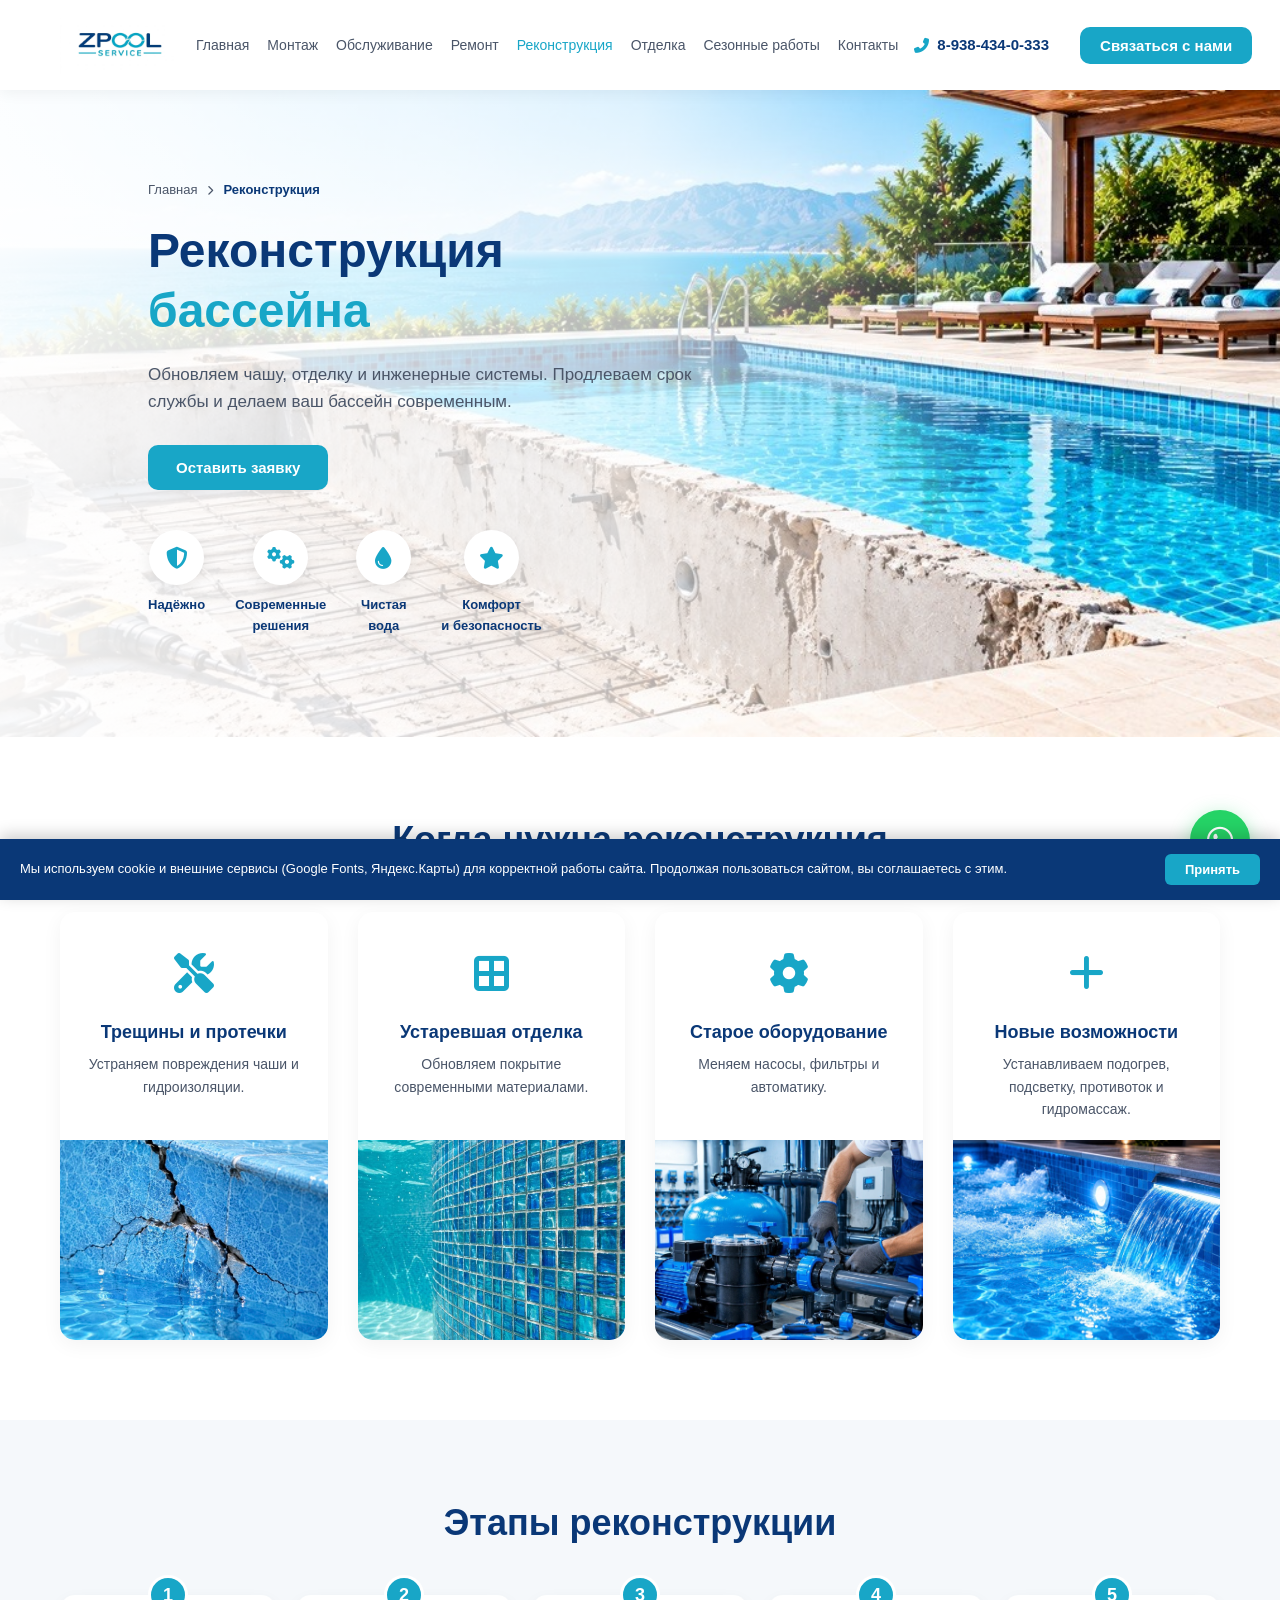
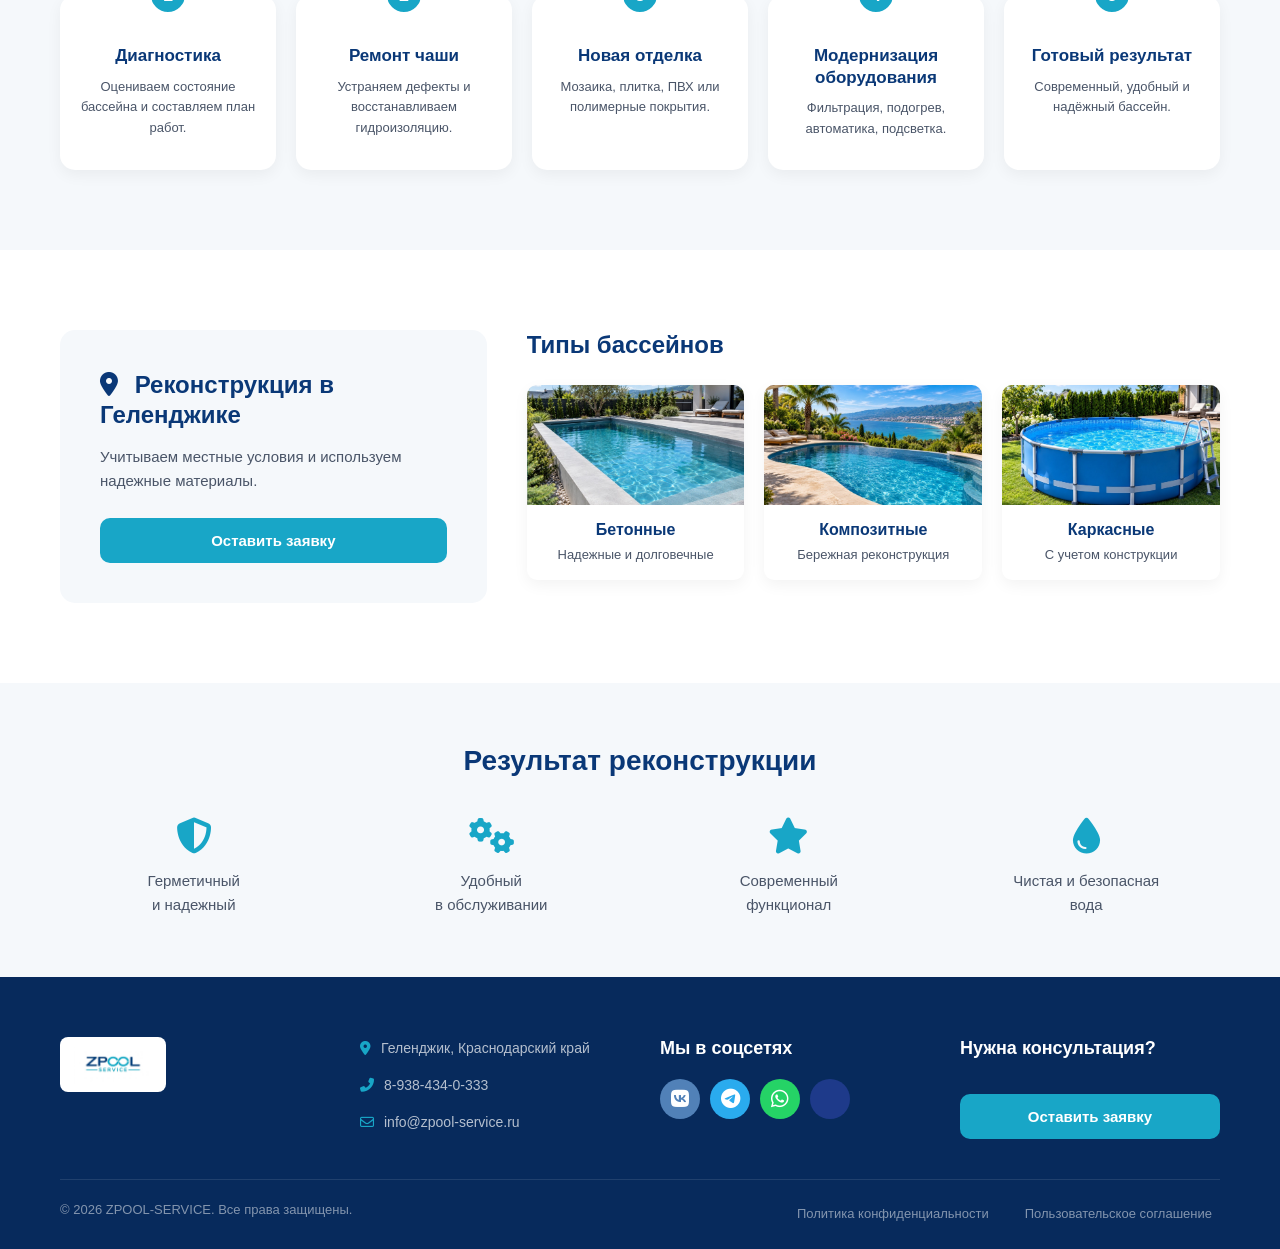
<file: rekonstrukciya.html>
<!DOCTYPE html>
<html lang="ru">
<head>
    <meta charset="UTF-8">
    <meta http-equiv="Content-Security-Policy" content="default-src 'self'; script-src 'self'; style-src 'self' 'unsafe-inline' https://fonts.googleapis.com https://cdnjs.cloudflare.com; font-src 'self' https://fonts.gstatic.com https://cdnjs.cloudflare.com; img-src 'self' data: https://maxicons.ru; frame-src https://yandex.ru; connect-src 'self' https://api.web3forms.com; base-uri 'self'; form-action 'self' https://api.web3forms.com; object-src 'none'">
    <meta name="viewport" content="width=device-width, initial-scale=1.0">
    <title>Реконструкция бассейна в Геленджике | ZPOOL SERVICE</title>
    <meta name="description" content="Профессиональная реконструкция бассейнов под ключ. Ремонт чаши, обновление отделки, модернизация оборудования. Работаем в Геленджике.">
    <link rel="canonical" href="https://kb61988.github.io/home-gel.github.io/rekonstrukciya.html">
    <meta name="theme-color" content="#0a3877">
    <meta property="og:type" content="website">
    <meta property="og:title" content="Реконструкция бассейна в Геленджике | ZPOOL SERVICE">
    <meta property="og:description" content="Профессиональная реконструкция бассейнов под ключ. Ремонт чаши, обновление отделки, модернизация оборудования.">
    <meta property="og:image" content="https://kb61988.github.io/home-gel.github.io/pool-reconstruction-construction-site.jpg">
    <meta property="og:url" content="https://kb61988.github.io/home-gel.github.io/rekonstrukciya.html">
    <link rel="icon" href="favicon.png" type="image/png">
    <link rel="preload" as="image" href="pool-reconstruction-construction-site.jpg" fetchpriority="high">
    <link rel="preconnect" href="https://fonts.googleapis.com">
    <link rel="preconnect" href="https://fonts.gstatic.com" crossorigin>
    <link href="https://fonts.googleapis.com/css2?family=Montserrat:wght@400;500;600;700;800;900&display=swap" rel="stylesheet">
    <link rel="stylesheet" href="https://cdnjs.cloudflare.com/ajax/libs/font-awesome/6.4.0/css/all.min.css" integrity="sha512-iecdLmaskl7CVkqkXNQ/ZH/XLlvWZOJyj7Yy7tcenmpD1ypASozpmT/E0iPtmFIB46ZmdtAc9eNBvH0H/ZpiBw==" crossorigin="anonymous" referrerpolicy="no-referrer">
    <link rel="stylesheet" href="style.css">
    <script type="application/ld+json">
    {
      "@context": "https://schema.org",
      "@type": "Service",
      "name": "Реконструкция бассейнов",
      "provider": { "@type": "LocalBusiness", "name": "ZPOOL SERVICE", "telephone": "+79384340333", "address": { "@type": "PostalAddress", "addressLocality": "Геленджик", "addressCountry": "RU" } },
      "areaServed": "Геленджик",
      "description": "Реконструкция чаши, обновление отделки, модернизация инженерных систем бассейна."
    }
    </script>
    <script type="application/ld+json">
    {
      "@context": "https://schema.org",
      "@type": "BreadcrumbList",
      "itemListElement": [
        { "@type": "ListItem", "position": 1, "name": "Главная", "item": "https://kb61988.github.io/home-gel.github.io/" },
        { "@type": "ListItem", "position": 2, "name": "Реконструкция", "item": "https://kb61988.github.io/home-gel.github.io/rekonstrukciya.html" }
      ]
    }
    </script>
</head>
<body>
    <header class="header">
        <div class="container">
            <a href="index.html" class="logo-link" aria-label="ZPOOL SERVICE — На главную">
                <img src="logo.png" alt="ZPOOL SERVICE" class="logo-img" width="160" height="60">
            </a>
            <nav class="nav" aria-label="Основное меню">
                <a href="index.html">Главная</a>
                <a href="montazh.html">Монтаж</a>
                <a href="obsluzhivanie.html">Обслуживание</a>
                <a href="remont.html">Ремонт</a>
                <a href="rekonstrukciya.html" class="active" aria-current="page">Реконструкция</a>
                <a href="otdelka.html">Отделка</a>
                <a href="season.html">Сезонные работы</a>
                <a href="index.html#contacts">Контакты</a>
            </nav>
            <a href="tel:+79384340333" class="header-phone" aria-label="Позвонить нам"><i class="fas fa-phone-alt"></i><span>8-938-434-0-333</span></a>
            <button class="btn-primary open-modal-btn btn-header" type="button">Связаться с нами</button>
            <button class="mobile-menu-btn" aria-label="Открыть меню" aria-expanded="false"><i class="fas fa-bars"></i></button>
        </div>
    </header>

    <section class="service-hero hero-rekonstrukciya">
        <div class="container service-hero-content">
            <div class="breadcrumbs"><a href="index.html">Главная</a> <i class="fas fa-chevron-right"></i> <span>Реконструкция</span></div>
            <h1>Реконструкция <br><span>бассейна</span></h1>
            <p>Обновляем чашу, отделку и инженерные системы. Продлеваем срок службы и делаем ваш бассейн современным.</p>
            <div class="hero-buttons"><button class="btn-primary open-modal-btn" type="button">Оставить заявку</button></div>
            <div class="hero-features">
                <div class="feature"><div class="feature-icon"><i class="fas fa-shield-alt"></i></div><span>Надёжно</span></div>
                <div class="feature"><div class="feature-icon"><i class="fas fa-cogs"></i></div><span>Современные<br>решения</span></div>
                <div class="feature"><div class="feature-icon"><i class="fas fa-tint"></i></div><span>Чистая<br>вода</span></div>
                <div class="feature"><div class="feature-icon"><i class="fas fa-star"></i></div><span>Комфорт<br>и безопасность</span></div>
            </div>
        </div>
    </section>

    <section class="when-section">
        <div class="container">
            <h2 class="section-title">Когда нужна реконструкция</h2>
            <div class="when-grid">
                <div class="when-card"><div class="icon"><i class="fas fa-tools"></i></div><h3>Трещины и протечки</h3><p>Устраняем повреждения чаши и гидроизоляции.</p><div class="when-img img-crack"></div></div>
                <div class="when-card"><div class="icon"><i class="fas fa-border-all"></i></div><h3>Устаревшая отделка</h3><p>Обновляем покрытие современными материалами.</p><div class="when-img img-old-finish"></div></div>
                <div class="when-card"><div class="icon"><i class="fas fa-cog"></i></div><h3>Старое оборудование</h3><p>Меняем насосы, фильтры и автоматику.</p><div class="when-img img-old-equip"></div></div>
                <div class="when-card"><div class="icon"><i class="fas fa-plus"></i></div><h3>Новые возможности</h3><p>Устанавливаем подогрев, подсветку, противоток и гидромассаж.</p><div class="when-img img-new-features"></div></div>
            </div>
        </div>
    </section>

    <section class="stages-section">
        <div class="container">
            <h2 class="section-title">Этапы реконструкции</h2>
            <div class="stages-grid">
                <div class="stage-card"><div class="stage-num">1</div><h4>Диагностика</h4><p>Оцениваем состояние бассейна и составляем план работ.</p></div>
                <div class="stage-card"><div class="stage-num">2</div><h4>Ремонт чаши</h4><p>Устраняем дефекты и восстанавливаем гидроизоляцию.</p></div>
                <div class="stage-card"><div class="stage-num">3</div><h4>Новая отделка</h4><p>Мозаика, плитка, ПВХ или полимерные покрытия.</p></div>
                <div class="stage-card"><div class="stage-num">4</div><h4>Модернизация оборудования</h4><p>Фильтрация, подогрев, автоматика, подсветка.</p></div>
                <div class="stage-card"><div class="stage-num">5</div><h4>Готовый результат</h4><p>Современный, удобный и надёжный бассейн.</p></div>
            </div>
        </div>
    </section>

    <section class="location-types">
        <div class="container">
            <div class="loc-types-inner">
                <div class="geo-box">
                    <h3><i class="fas fa-map-marker-alt"></i> Реконструкция в Геленджике</h3>
                    <p>Учитываем местные условия и используем надежные материалы.</p>
                    <button class="btn-primary open-modal-btn" type="button">Оставить заявку</button>
                </div>
                <div class="types-box">
                    <h3>Типы бассейнов</h3>
                    <div class="types-grid">
                        <div class="type-card"><div class="type-img type-img-1"></div><div class="type-info"><h4>Бетонные</h4><p>Надежные и долговечные</p></div></div>
                        <div class="type-card"><div class="type-img type-img-2"></div><div class="type-info"><h4>Композитные</h4><p>Бережная реконструкция</p></div></div>
                        <div class="type-card"><div class="type-img type-img-3"></div><div class="type-info"><h4>Каркасные</h4><p>С учетом конструкции</p></div></div>
                    </div>
                </div>
            </div>
        </div>
    </section>

    <section class="result-section">
        <div class="container">
            <h3 class="result-title">Результат реконструкции</h3>
            <div class="result-grid">
                <div class="result-item"><i class="fas fa-shield-alt"></i><p>Герметичный<br>и надежный</p></div>
                <div class="result-item"><i class="fas fa-cogs"></i><p>Удобный<br>в обслуживании</p></div>
                <div class="result-item"><i class="fas fa-star"></i><p>Современный<br>функционал</p></div>
                <div class="result-item"><i class="fas fa-tint"></i><p>Чистая и безопасная<br>вода</p></div>
            </div>
        </div>
    </section>

    <footer class="footer">
        <div class="container">
            <div class="footer-grid">
                <div><a href="index.html" class="footer-logo-link"><img src="logo.png" alt="ZPOOL SERVICE" class="footer-logo-img" loading="lazy" width="160" height="65"></a></div>
                <div><ul class="contact-list"><li><i class="fas fa-map-marker-alt"></i><span>Геленджик, Краснодарский край</span></li><li><i class="fas fa-phone-alt"></i><a href="tel:+79384340333">8-938-434-0-333</a></li><li><i class="far fa-envelope"></i><a href="mailto:info@zpool-service.ru">info@zpool-service.ru</a></li></ul></div>
                <div><h4>Мы в соцсетях</h4>
                    <div class="socials">
                        <a href="ССЫЛКА_НА_ВК" class="s-vk" aria-label="ВКонтакте" target="_blank" rel="noopener"><i class="fab fa-vk"></i></a>
                        <a href="ССЫЛКА_НА_TELEGRAM" class="s-tg" aria-label="Telegram" target="_blank" rel="noopener"><i class="fab fa-telegram-plane"></i></a>
                        <a href="https://wa.me/79384340333" class="s-wa" aria-label="WhatsApp" target="_blank" rel="noopener"><i class="fab fa-whatsapp"></i></a>
                        <a href="ССЫЛКА_НА_MAX" class="s-max" aria-label="MAX" target="_blank" rel="noopener"></a>
                    </div>
                </div>
                <div><h4>Нужна консультация?</h4><button class="btn-primary open-modal-btn footer-btn" type="button">Оставить заявку</button></div>
            </div>
            <div class="footer-bottom">
                <div>© 2024 ZPOOL-SERVICE. Все права защищены.</div>
                <div class="footer-bottom-links">
                    <button type="button" class="open-privacy">Политика конфиденциальности</button>
                    <button type="button" class="open-terms">Пользовательское соглашение</button>
                </div>
            </div>
        </div>
    </footer>

    <a href="https://wa.me/79384340333" class="floating-whatsapp" aria-label="Написать в WhatsApp"><i class="fab fa-whatsapp"></i></a>
    <div class="mobile-bottom-bar">
        <a href="tel:+79384340333" class="mobile-bar-call"><i class="fas fa-phone-alt"></i> Позвонить</a>
        <a href="https://wa.me/79384340333" class="mobile-bar-wa"><i class="fab fa-whatsapp"></i> WhatsApp</a>
    </div>

    <div class="cookie-banner" id="cookieBanner" role="region" aria-label="Уведомление об использовании cookie">
        <p>Мы используем cookie и внешние сервисы (Google Fonts, Яндекс.Карты) для корректной работы сайта. Продолжая пользоваться сайтом, вы соглашаетесь с этим.</p>
        <button type="button" class="cookie-accept">Принять</button>
    </div>

    <div class="modal-overlay" id="callbackModal" role="dialog" aria-modal="true" aria-labelledby="callbackTitle">
        <div class="modal-content">
            <button class="close-modal close-callback" aria-label="Закрыть окно" type="button">&times;</button>
            <h3 id="callbackTitle" class="modal-title-center">Оставить заявку</h3>
            <p class="modal-subtitle">Оставьте контакты, и мы перезвоним в течение 15 минут</p>
            <p id="modalPoolParams" style="display: none; background: var(--c-bg-light); padding: 10px 15px; border-radius: 8px; font-size: 13px; margin-bottom: 15px; color: var(--c-dark); text-align: left;"></p>
            <form id="modalForm" action="https://api.web3forms.com/submit" method="POST">
                <input type="hidden" name="access_key" value="ВАШ_ACCESS_KEY_ЗДЕСЬ">
                <input type="hidden" name="from_name" value="ZPOOL SERVICE">
                <input type="hidden" name="subject" value="Новая заявка с сайта ZPOOL SERVICE (Реконструкция)">
                <input type="checkbox" name="botcheck" class="hp-field" tabindex="-1" aria-hidden="true" autocomplete="off">
                <label for="modal-name" class="sr-only">Ваше имя</label>
                <input id="modal-name" type="text" name="name" class="form-control" placeholder="Ваше имя" required autocomplete="name">

                <label for="modal-service" class="sr-only">Услуга</label>
                <select id="modal-service" name="service" class="form-control" required>
                    <option value="Обслуживание">Обслуживание</option>
                    <option value="Монтаж">Монтаж</option>
                    <option value="Ремонт">Ремонт</option>
                    <option value="Реконструкция" selected>Реконструкция</option>
                    <option value="Отделка">Отделка</option>
                    <option value="Сезонные работы">Сезонные работы</option>
                    <option value="Другое">Другое</option>
                </select>

                <label for="modal-phone" class="sr-only">Телефон</label>
                <input id="modal-phone" type="tel" name="phone" class="form-control" placeholder="+7 (___) ___-__-__" required autocomplete="tel" inputmode="tel" maxlength="18" pattern="\+?[0-9\s\-\(\)]{10,18}" title="Введите корректный номер телефона">
                <div class="consent-wrapper">
                    <label class="consent-label">
                        <input type="checkbox" name="consent" value="yes" required>
                        <span>Я даю согласие на обработку персональных данных согласно</span>
                    </label>
                    <button type="button" class="open-consent open-privacy-link">Согласию на обработку ПДн</button>
                </div>
                <button type="submit" class="btn-primary btn-submit">Отправить</button>
                <div id="modalMessage" class="form-message" role="status" aria-live="polite"></div>
            </form>
        </div>
    </div>

    <div class="modal-overlay" id="privacyModal" role="dialog" aria-modal="true" aria-labelledby="privacyTitle">
        <div class="modal-content modal-large">
            <button class="close-modal close-privacy" aria-label="Закрыть окно" type="button">&times;</button>
            <h3 id="privacyTitle" class="modal-title-left">Политика конфиденциальности</h3>
            <div class="legal-text">
                <p><strong>1. Общие положения</strong><br>Настоящая Политика конфиденциальности действует в отношении всей информации, которую сайт ZPOOL SERVICE может получить о Пользователе.</p>
                <p><strong>2. Какие данные мы собираем</strong><br>Мы собираем только те данные, которые Пользователь предоставляет добровольно при заполнении формы: Имя и номер телефона.</p>
                <p><strong>3. Цели сбора данных</strong><br>Данные собираются исключительно для связи с Пользователем, консультирования по вопросам услуг и заключения договора.</p>
            </div>
        </div>
    </div>

    <div class="modal-overlay" id="consentModal" role="dialog" aria-modal="true" aria-labelledby="consentTitle">
        <div class="modal-content modal-large">
            <button class="close-modal close-consent" aria-label="Закрыть окно" type="button">&times;</button>
            <h3 id="consentTitle" class="modal-title-left">Согласие на обработку персональных данных</h3>
            <div class="legal-text consent-text">
                <p><strong>1. Общие положения</strong><br>Настоящим я, субъект персональных данных, свободно, своей волей и в своём интересе даю согласие на обработку моих персональных данных оператору — ZPOOL SERVICE, в соответствии с Федеральным законом от 27.07.2006 № 152-ФЗ «О персональных данных».</p>
                <p><strong>2. Перечень данных</strong><br>Имя; номер телефона.</p>
                <p><strong>3. Цель обработки</strong><br>Обратный звонок; консультирование по услугам; заключение и исполнение договора.</p>
                <p><strong>4. Действия с данными</strong><br>Сбор, запись, систематизация, накопление, хранение, уточнение, извлечение, использование, блокирование, удаление, уничтожение.</p>
                <p><strong>5. Срок действия</strong><br>До отзыва согласия субъектом персональных данных.</p>
                <p><strong>6. Порядок отзыва</strong><br>Согласие может быть отозвано путём направления письменного уведомления на адрес электронной почты <a href="mailto:info@zpool-service.ru">info@zpool-service.ru</a>.</p>
            </div>
        </div>
    </div>

    <div class="modal-overlay" id="termsModal" role="dialog" aria-modal="true" aria-labelledby="termsTitle">
        <div class="modal-content modal-large">
            <button class="close-modal close-terms" aria-label="Закрыть окно" type="button">&times;</button>
            <h3 id="termsTitle" class="modal-title-left">Пользовательское соглашение</h3>
            <div class="legal-text">
                <p><strong>1. Общие положения</strong><br>Настоящее Соглашение регулирует отношения между владельцем сайта ZPOOL SERVICE и Пользователем при использовании сайта.</p>
                <p><strong>2. Предмет соглашения</strong><br>Сайт предоставляет Пользователю доступ к информации об услугах. Оставляя заявку, Пользователь подтверждает согласие на обработку данных.</p>
            </div>
        </div>
    </div>

    <noscript><style>.reveal { opacity: 1; transform: none; }</style></noscript>
    <script src="script.js" defer></script>
</body>
</html>
</file>
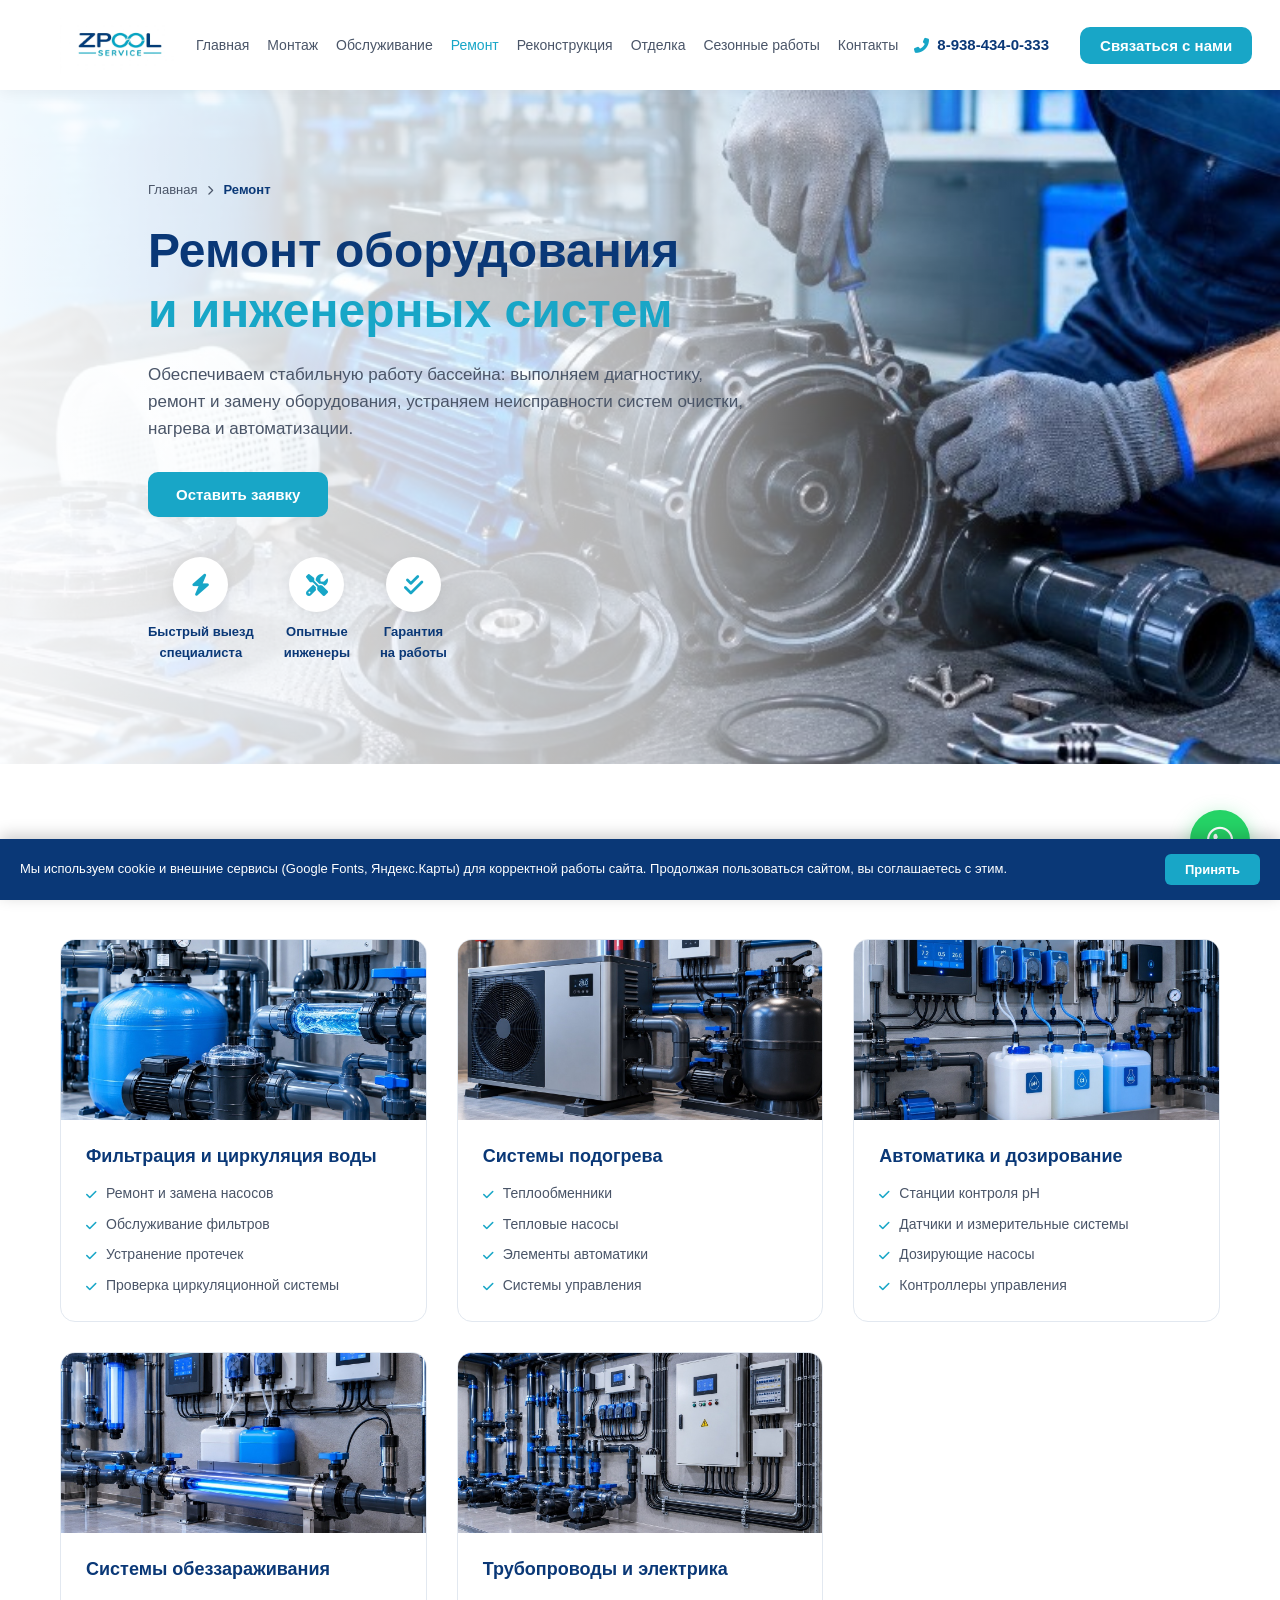
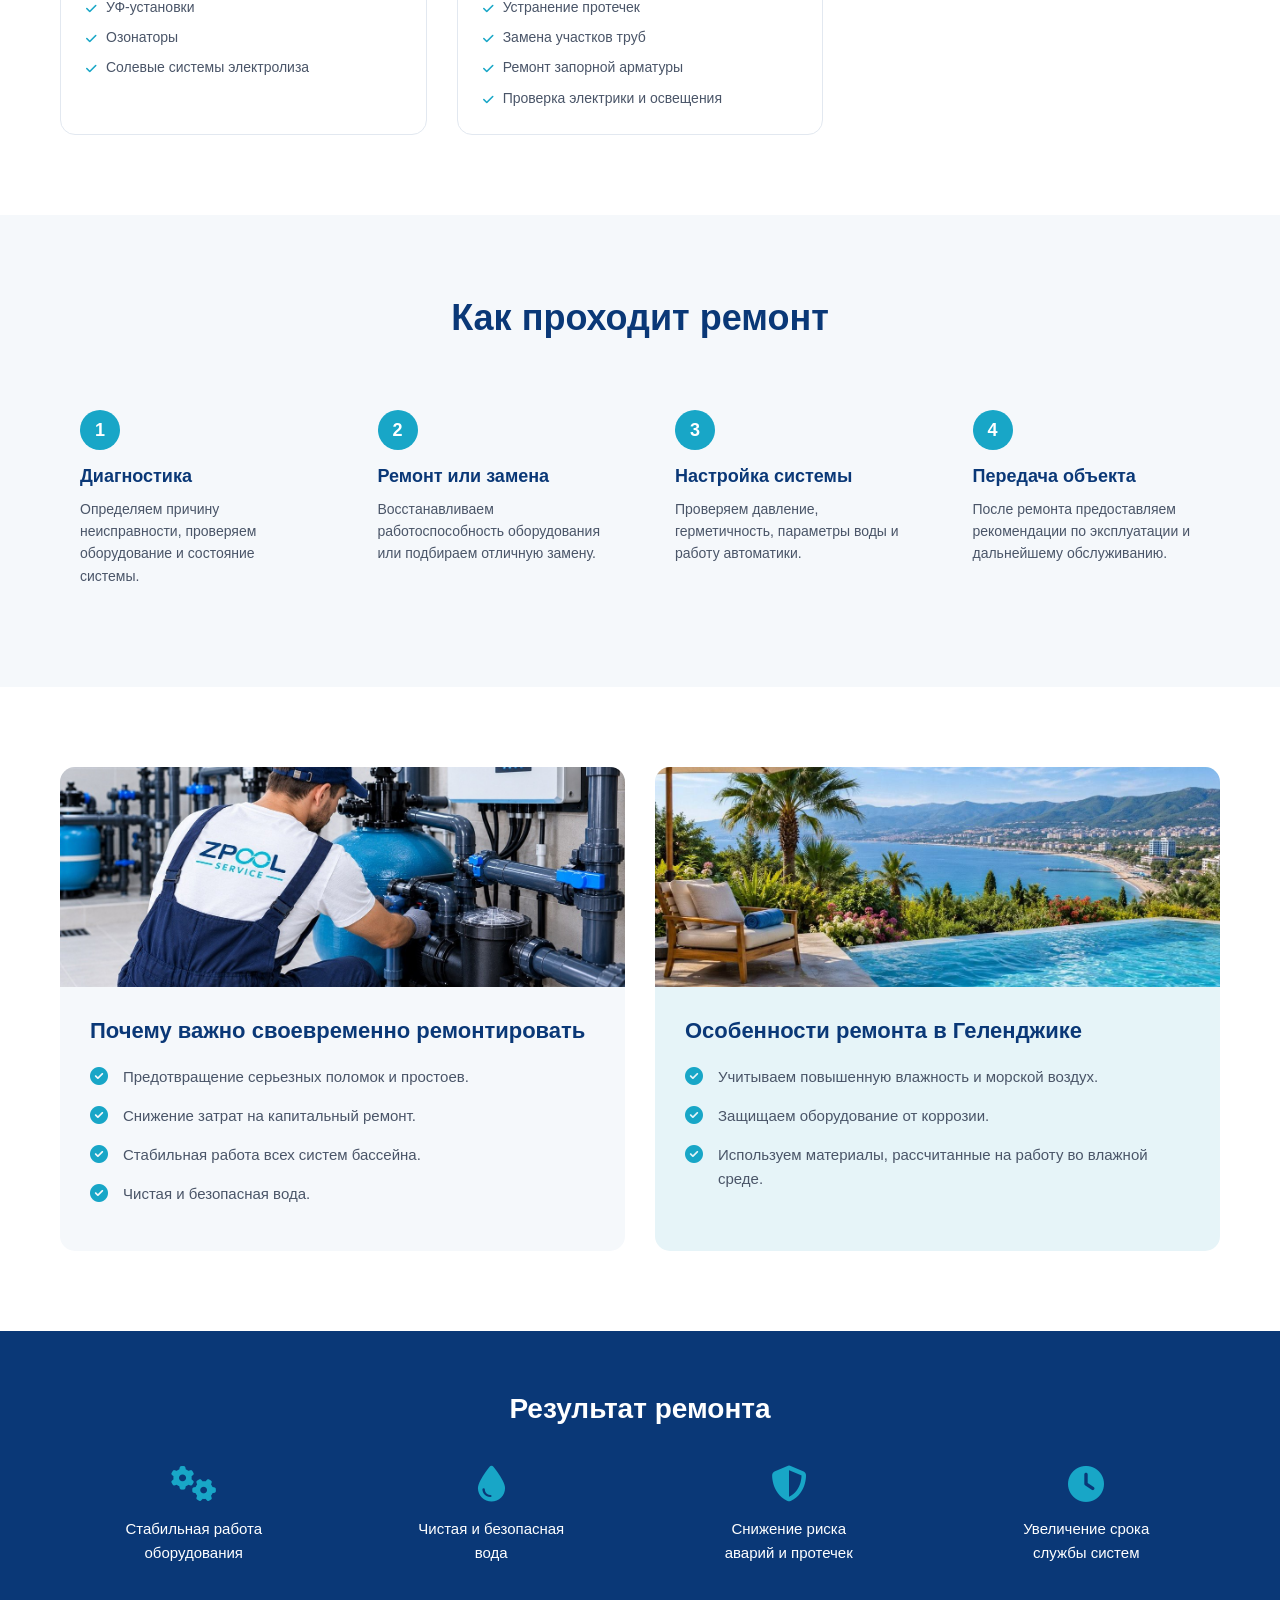
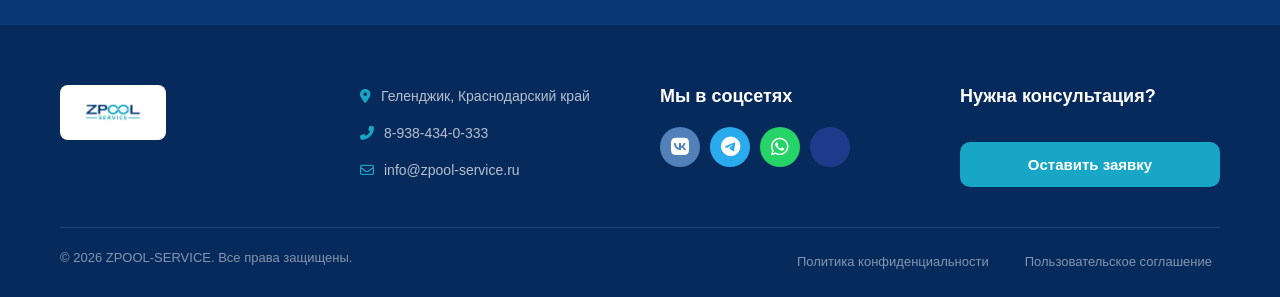
<file: remont.html>
<!DOCTYPE html>
<html lang="ru">
<head>
    <meta charset="UTF-8">
    <meta http-equiv="Content-Security-Policy" content="default-src 'self'; script-src 'self'; style-src 'self' 'unsafe-inline' https://fonts.googleapis.com https://cdnjs.cloudflare.com; font-src 'self' https://fonts.gstatic.com https://cdnjs.cloudflare.com; img-src 'self' data: https://maxicons.ru; frame-src https://yandex.ru; connect-src 'self' https://api.web3forms.com; base-uri 'self'; form-action 'self' https://api.web3forms.com; object-src 'none'">
    <meta name="viewport" content="width=device-width, initial-scale=1.0">
    <title>Ремонт оборудования бассейна в Геленджике | ZPOOL SERVICE</title>
    <meta name="description" content="Профессиональный ремонт инженерных систем бассейна в Геленджике. Диагностика, замена насосов, фильтров, автоматики. Гарантия на работы.">
    <link rel="canonical" href="https://kb61988.github.io/home-gel.github.io/remont.html">
    <meta name="theme-color" content="#0a3877">
    <meta property="og:type" content="website">
    <meta property="og:title" content="Ремонт оборудования бассейна в Геленджике | ZPOOL SERVICE">
    <meta property="og:description" content="Профессиональный ремонт инженерных систем бассейна в Геленджике. Диагностика, замена насосов, фильтров, автоматики.">
    <meta property="og:image" content="https://kb61988.github.io/home-gel.github.io/pool-pump-repair-disassembled.jpg">
    <meta property="og:url" content="https://kb61988.github.io/home-gel.github.io/remont.html">
    <link rel="icon" href="favicon.png" type="image/png">
    <link rel="preload" as="image" href="pool-pump-repair-disassembled.jpg" fetchpriority="high">
    <link rel="preconnect" href="https://fonts.googleapis.com">
    <link rel="preconnect" href="https://fonts.gstatic.com" crossorigin>
    <link href="https://fonts.googleapis.com/css2?family=Montserrat:wght@400;500;600;700;800;900&display=swap" rel="stylesheet">
    <link rel="stylesheet" href="https://cdnjs.cloudflare.com/ajax/libs/font-awesome/6.4.0/css/all.min.css" integrity="sha512-iecdLmaskl7CVkqkXNQ/ZH/XLlvWZOJyj7Yy7tcenmpD1ypASozpmT/E0iPtmFIB46ZmdtAc9eNBvH0H/ZpiBw==" crossorigin="anonymous" referrerpolicy="no-referrer">
    <link rel="stylesheet" href="style.css">
    <script type="application/ld+json">
    {
      "@context": "https://schema.org",
      "@type": "Service",
      "name": "Ремонт оборудования и инженерных систем бассейна",
      "provider": { "@type": "LocalBusiness", "name": "ZPOOL SERVICE", "telephone": "+79384340333", "address": { "@type": "PostalAddress", "addressLocality": "Геленджик", "addressCountry": "RU" } },
      "areaServed": "Геленджик",
      "description": "Ремонт насосов, фильтров, систем подогрева, автоматики, обеззараживания и трубопроводов."
    }
    </script>
    <script type="application/ld+json">
    {
      "@context": "https://schema.org",
      "@type": "BreadcrumbList",
      "itemListElement": [
        { "@type": "ListItem", "position": 1, "name": "Главная", "item": "https://kb61988.github.io/home-gel.github.io/" },
        { "@type": "ListItem", "position": 2, "name": "Ремонт", "item": "https://kb61988.github.io/home-gel.github.io/remont.html" }
      ]
    }
    </script>
</head>
<body>
    <header class="header">
        <div class="container">
            <a href="index.html" class="logo-link" aria-label="ZPOOL SERVICE — На главную">
                <img src="logo.png" alt="ZPOOL SERVICE" class="logo-img" width="160" height="60">
            </a>
            <nav class="nav" aria-label="Основное меню">
                <a href="index.html">Главная</a>
                <a href="montazh.html">Монтаж</a>
                <a href="obsluzhivanie.html">Обслуживание</a>
                <a href="remont.html" class="active" aria-current="page">Ремонт</a>
                <a href="rekonstrukciya.html">Реконструкция</a>
                <a href="otdelka.html">Отделка</a>
                <a href="season.html">Сезонные работы</a>
                <a href="index.html#contacts">Контакты</a>
            </nav>
            <a href="tel:+79384340333" class="header-phone" aria-label="Позвонить нам"><i class="fas fa-phone-alt"></i><span>8-938-434-0-333</span></a>
            <button class="btn-primary open-modal-btn btn-header" type="button">Связаться с нами</button>
            <button class="mobile-menu-btn" aria-label="Открыть меню" aria-expanded="false"><i class="fas fa-bars"></i></button>
        </div>
    </header>

    <section class="service-hero hero-remont">
        <div class="container service-hero-content">
            <div class="breadcrumbs"><a href="index.html">Главная</a> <i class="fas fa-chevron-right"></i> <span>Ремонт</span></div>
            <h1>Ремонт оборудования <br><span>и инженерных систем</span></h1>
            <p>Обеспечиваем стабильную работу бассейна: выполняем диагностику, ремонт и замену оборудования, устраняем неисправности систем очистки, нагрева и автоматизации.</p>
            <div class="hero-buttons"><button class="btn-primary open-modal-btn" type="button">Оставить заявку</button></div>
            <div class="hero-features">
                <div class="feature"><div class="feature-icon"><i class="fas fa-bolt"></i></div><span>Быстрый выезд<br>специалиста</span></div>
                <div class="feature"><div class="feature-icon"><i class="fas fa-tools"></i></div><span>Опытные<br>инженеры</span></div>
                <div class="feature"><div class="feature-icon"><i class="fas fa-check-double"></i></div><span>Гарантия<br>на работы</span></div>
            </div>
        </div>
    </section>

    <section class="systems-section">
        <div class="container">
            <h2 class="section-title">Какие системы ремонтируем</h2>
            <div class="systems-grid">
                <div class="system-card">
                    <div class="system-img"><img src="remont-filtration.jpg" alt="Фильтрация и циркуляция воды" loading="lazy" width="600" height="400"></div>
                    <div class="system-content"><h3>Фильтрация и циркуляция воды</h3><ul><li>Ремонт и замена насосов</li><li>Обслуживание фильтров</li><li>Устранение протечек</li><li>Проверка циркуляционной системы</li></ul></div>
                </div>
                <div class="system-card">
                    <div class="system-img"><img src="remont-heating.jpg" alt="Системы подогрева" loading="lazy" width="600" height="400"></div>
                    <div class="system-content"><h3>Системы подогрева</h3><ul><li>Теплообменники</li><li>Тепловые насосы</li><li>Элементы автоматики</li><li>Системы управления</li></ul></div>
                </div>
                <div class="system-card">
                    <div class="system-img"><img src="remont-automation.jpg" alt="Автоматика и дозирование" loading="lazy" width="600" height="400"></div>
                    <div class="system-content"><h3>Автоматика и дозирование</h3><ul><li>Станции контроля pH</li><li>Датчики и измерительные системы</li><li>Дозирующие насосы</li><li>Контроллеры управления</li></ul></div>
                </div>
                <div class="system-card">
                    <div class="system-img"><img src="remont-disinfection.jpg" alt="Системы обеззараживания" loading="lazy" width="600" height="400"></div>
                    <div class="system-content"><h3>Системы обеззараживания</h3><ul><li>УФ-установки</li><li>Озонаторы</li><li>Солевые системы электролиза</li></ul></div>
                </div>
                <div class="system-card">
                    <div class="system-img"><img src="remont-pipes-electrics.jpg" alt="Трубопроводы и электрика" loading="lazy" width="600" height="400"></div>
                    <div class="system-content"><h3>Трубопроводы и электрика</h3><ul><li>Устранение протечек</li><li>Замена участков труб</li><li>Ремонт запорной арматуры</li><li>Проверка электрики и освещения</li></ul></div>
                </div>
            </div>
        </div>
    </section>

    <section class="process-section">
        <div class="container">
            <h2 class="section-title">Как проходит ремонт</h2>
            <div class="process-grid">
                <div class="process-step"><div class="process-num">1</div><h3>Диагностика</h3><p>Определяем причину неисправности, проверяем оборудование и состояние системы.</p></div>
                <div class="process-step"><div class="process-num">2</div><h3>Ремонт или замена</h3><p>Восстанавливаем работоспособность оборудования или подбираем отличную замену.</p></div>
                <div class="process-step"><div class="process-num">3</div><h3>Настройка системы</h3><p>Проверяем давление, герметичность, параметры воды и работу автоматики.</p></div>
                <div class="process-step"><div class="process-num">4</div><h3>Передача объекта</h3><p>После ремонта предоставляем рекомендации по эксплуатации и дальнейшему обслуживанию.</p></div>
            </div>
        </div>
    </section>

    <section class="features-section">
        <div class="container">
            <div class="features-inner">
                <div class="feature-box">
                    <div class="feature-img"><img src="remont-why-important.jpg" alt="Своевременный ремонт бассейна" loading="lazy" width="600" height="400"></div>
                    <div class="feature-content">
                        <h3>Почему важно своевременно ремонтировать</h3>
                        <ul class="feature-list">
                            <li><i class="fas fa-check-circle"></i> <span>Предотвращение серьезных поломок и простоев.</span></li>
                            <li><i class="fas fa-check-circle"></i> <span>Снижение затрат на капитальный ремонт.</span></li>
                            <li><i class="fas fa-check-circle"></i> <span>Стабильная работа всех систем бассейна.</span></li>
                            <li><i class="fas fa-check-circle"></i> <span>Чистая и безопасная вода.</span></li>
                        </ul>
                    </div>
                </div>
                <div class="feature-box feature-box-alt">
                    <div class="feature-img"><img src="remont-gelendzhik-features.jpg" alt="Особенности ремонта в Геленджике" loading="lazy" width="600" height="400"></div>
                    <div class="feature-content">
                        <h3>Особенности ремонта в Геленджике</h3>
                        <ul class="feature-list">
                            <li><i class="fas fa-check-circle"></i> <span>Учитываем повышенную влажность и морской воздух.</span></li>
                            <li><i class="fas fa-check-circle"></i> <span>Защищаем оборудование от коррозии.</span></li>
                            <li><i class="fas fa-check-circle"></i> <span>Используем материалы, рассчитанные на работу во влажной среде.</span></li>
                        </ul>
                    </div>
                </div>
            </div>
        </div>
    </section>

    <section class="result-section-dark">
        <div class="container">
            <h2 class="result-title">Результат ремонта</h2>
            <div class="result-grid">
                <div class="result-item"><i class="fas fa-cogs"></i><p>Стабильная работа<br>оборудования</p></div>
                <div class="result-item"><i class="fas fa-tint"></i><p>Чистая и безопасная<br>вода</p></div>
                <div class="result-item"><i class="fas fa-shield-alt"></i><p>Снижение риска<br>аварий и протечек</p></div>
                <div class="result-item"><i class="fas fa-clock"></i><p>Увеличение срока<br>службы систем</p></div>
            </div>
        </div>
    </section>

    <footer class="footer">
        <div class="container">
            <div class="footer-grid">
                <div><a href="index.html" class="footer-logo-link"><img src="logo.png" alt="ZPOOL SERVICE" class="footer-logo-img" loading="lazy" width="160" height="65"></a></div>
                <div><ul class="contact-list"><li><i class="fas fa-map-marker-alt"></i><span>Геленджик, Краснодарский край</span></li><li><i class="fas fa-phone-alt"></i><a href="tel:+79384340333">8-938-434-0-333</a></li><li><i class="far fa-envelope"></i><a href="mailto:info@zpool-service.ru">info@zpool-service.ru</a></li></ul></div>
                <div><h4>Мы в соцсетях</h4>
                    <div class="socials">
                        <a href="ССЫЛКА_НА_ВК" class="s-vk" aria-label="ВКонтакте" target="_blank" rel="noopener"><i class="fab fa-vk"></i></a>
                        <a href="ССЫЛКА_НА_TELEGRAM" class="s-tg" aria-label="Telegram" target="_blank" rel="noopener"><i class="fab fa-telegram-plane"></i></a>
                        <a href="https://wa.me/79384340333" class="s-wa" aria-label="WhatsApp" target="_blank" rel="noopener"><i class="fab fa-whatsapp"></i></a>
                        <a href="ССЫЛКА_НА_MAX" class="s-max" aria-label="MAX" target="_blank" rel="noopener"></a>
                    </div>
                </div>
                <div><h4>Нужна консультация?</h4><button class="btn-primary open-modal-btn footer-btn" type="button">Оставить заявку</button></div>
            </div>
            <div class="footer-bottom">
                <div>© 2024 ZPOOL-SERVICE. Все права защищены.</div>
                <div class="footer-bottom-links">
                    <button type="button" class="open-privacy">Политика конфиденциальности</button>
                    <button type="button" class="open-terms">Пользовательское соглашение</button>
                </div>
            </div>
        </div>
    </footer>

    <a href="https://wa.me/79384340333" class="floating-whatsapp" aria-label="Написать в WhatsApp"><i class="fab fa-whatsapp"></i></a>
    <div class="mobile-bottom-bar">
        <a href="tel:+79384340333" class="mobile-bar-call"><i class="fas fa-phone-alt"></i> Позвонить</a>
        <a href="https://wa.me/79384340333" class="mobile-bar-wa"><i class="fab fa-whatsapp"></i> WhatsApp</a>
    </div>

    <div class="cookie-banner" id="cookieBanner" role="region" aria-label="Уведомление об использовании cookie">
        <p>Мы используем cookie и внешние сервисы (Google Fonts, Яндекс.Карты) для корректной работы сайта. Продолжая пользоваться сайтом, вы соглашаетесь с этим.</p>
        <button type="button" class="cookie-accept">Принять</button>
    </div>

    <div class="modal-overlay" id="callbackModal" role="dialog" aria-modal="true" aria-labelledby="callbackTitle">
        <div class="modal-content">
            <button class="close-modal close-callback" aria-label="Закрыть окно" type="button">&times;</button>
            <h3 id="callbackTitle" class="modal-title-center">Оставить заявку</h3>
            <p class="modal-subtitle">Оставьте контакты, и мы перезвоним в течение 15 минут</p>
            <p id="modalPoolParams" style="display: none; background: var(--c-bg-light); padding: 10px 15px; border-radius: 8px; font-size: 13px; margin-bottom: 15px; color: var(--c-dark); text-align: left;"></p>
            <form id="modalForm" action="https://api.web3forms.com/submit" method="POST">
                <input type="hidden" name="access_key" value="ВАШ_ACCESS_KEY_ЗДЕСЬ">
                <input type="hidden" name="from_name" value="ZPOOL SERVICE">
                <input type="hidden" name="subject" value="Новая заявка с сайта ZPOOL SERVICE (Ремонт)">
                <input type="checkbox" name="botcheck" class="hp-field" tabindex="-1" aria-hidden="true" autocomplete="off">
                <label for="modal-name" class="sr-only">Ваше имя</label>
                <input id="modal-name" type="text" name="name" class="form-control" placeholder="Ваше имя" required autocomplete="name">

                <label for="modal-service" class="sr-only">Услуга</label>
                <select id="modal-service" name="service" class="form-control" required>
                    <option value="Обслуживание">Обслуживание</option>
                    <option value="Монтаж">Монтаж</option>
                    <option value="Ремонт" selected>Ремонт</option>
                    <option value="Реконструкция">Реконструкция</option>
                    <option value="Отделка">Отделка</option>
                    <option value="Сезонные работы">Сезонные работы</option>
                    <option value="Другое">Другое</option>
                </select>

                <label for="modal-phone" class="sr-only">Телефон</label>
                <input id="modal-phone" type="tel" name="phone" class="form-control" placeholder="+7 (___) ___-__-__" required autocomplete="tel" inputmode="tel" maxlength="18" pattern="\+?[0-9\s\-\(\)]{10,18}" title="Введите корректный номер телефона">
                <div class="consent-wrapper">
                    <label class="consent-label">
                        <input type="checkbox" name="consent" value="yes" required>
                        <span>Я даю согласие на обработку персональных данных согласно</span>
                    </label>
                    <button type="button" class="open-consent open-privacy-link">Согласию на обработку ПДн</button>
                </div>
                <button type="submit" class="btn-primary btn-submit">Отправить</button>
                <div id="modalMessage" class="form-message" role="status" aria-live="polite"></div>
            </form>
        </div>
    </div>

    <div class="modal-overlay" id="privacyModal" role="dialog" aria-modal="true" aria-labelledby="privacyTitle">
        <div class="modal-content modal-large">
            <button class="close-modal close-privacy" aria-label="Закрыть окно" type="button">&times;</button>
            <h3 id="privacyTitle" class="modal-title-left">Политика конфиденциальности</h3>
            <div class="legal-text">
                <p><strong>1. Общие положения</strong><br>Настоящая Политика конфиденциальности действует в отношении всей информации, которую сайт ZPOOL SERVICE может получить о Пользователе.</p>
                <p><strong>2. Какие данные мы собираем</strong><br>Мы собираем только те данные, которые Пользователь предоставляет добровольно при заполнении формы: Имя и номер телефона.</p>
                <p><strong>3. Цели сбора данных</strong><br>Данные собираются исключительно для связи с Пользователем, консультирования по вопросам услуг и заключения договора.</p>
            </div>
        </div>
    </div>

    <div class="modal-overlay" id="consentModal" role="dialog" aria-modal="true" aria-labelledby="consentTitle">
        <div class="modal-content modal-large">
            <button class="close-modal close-consent" aria-label="Закрыть окно" type="button">&times;</button>
            <h3 id="consentTitle" class="modal-title-left">Согласие на обработку персональных данных</h3>
            <div class="legal-text consent-text">
                <p><strong>1. Общие положения</strong><br>Настоящим я, субъект персональных данных, свободно, своей волей и в своём интересе даю согласие на обработку моих персональных данных оператору — ZPOOL SERVICE, в соответствии с Федеральным законом от 27.07.2006 № 152-ФЗ «О персональных данных».</p>
                <p><strong>2. Перечень данных</strong><br>Имя; номер телефона.</p>
                <p><strong>3. Цель обработки</strong><br>Обратный звонок; консультирование по услугам; заключение и исполнение договора.</p>
                <p><strong>4. Действия с данными</strong><br>Сбор, запись, систематизация, накопление, хранение, уточнение, извлечение, использование, блокирование, удаление, уничтожение.</p>
                <p><strong>5. Срок действия</strong><br>До отзыва согласия субъектом персональных данных.</p>
                <p><strong>6. Порядок отзыва</strong><br>Согласие может быть отозвано путём направления письменного уведомления на адрес электронной почты <a href="mailto:info@zpool-service.ru">info@zpool-service.ru</a>.</p>
            </div>
        </div>
    </div>

    <div class="modal-overlay" id="termsModal" role="dialog" aria-modal="true" aria-labelledby="termsTitle">
        <div class="modal-content modal-large">
            <button class="close-modal close-terms" aria-label="Закрыть окно" type="button">&times;</button>
            <h3 id="termsTitle" class="modal-title-left">Пользовательское соглашение</h3>
            <div class="legal-text">
                <p><strong>1. Общие положения</strong><br>Настоящее Соглашение регулирует отношения между владельцем сайта ZPOOL SERVICE и Пользователем при использовании сайта.</p>
                <p><strong>2. Предмет соглашения</strong><br>Сайт предоставляет Пользователю доступ к информации об услугах. Оставляя заявку, Пользователь подтверждает согласие на обработку данных.</p>
            </div>
        </div>
    </div>

    <noscript><style>.reveal { opacity: 1; transform: none; }</style></noscript>
    <script src="script.js" defer></script>
</body>
</html>
</file>
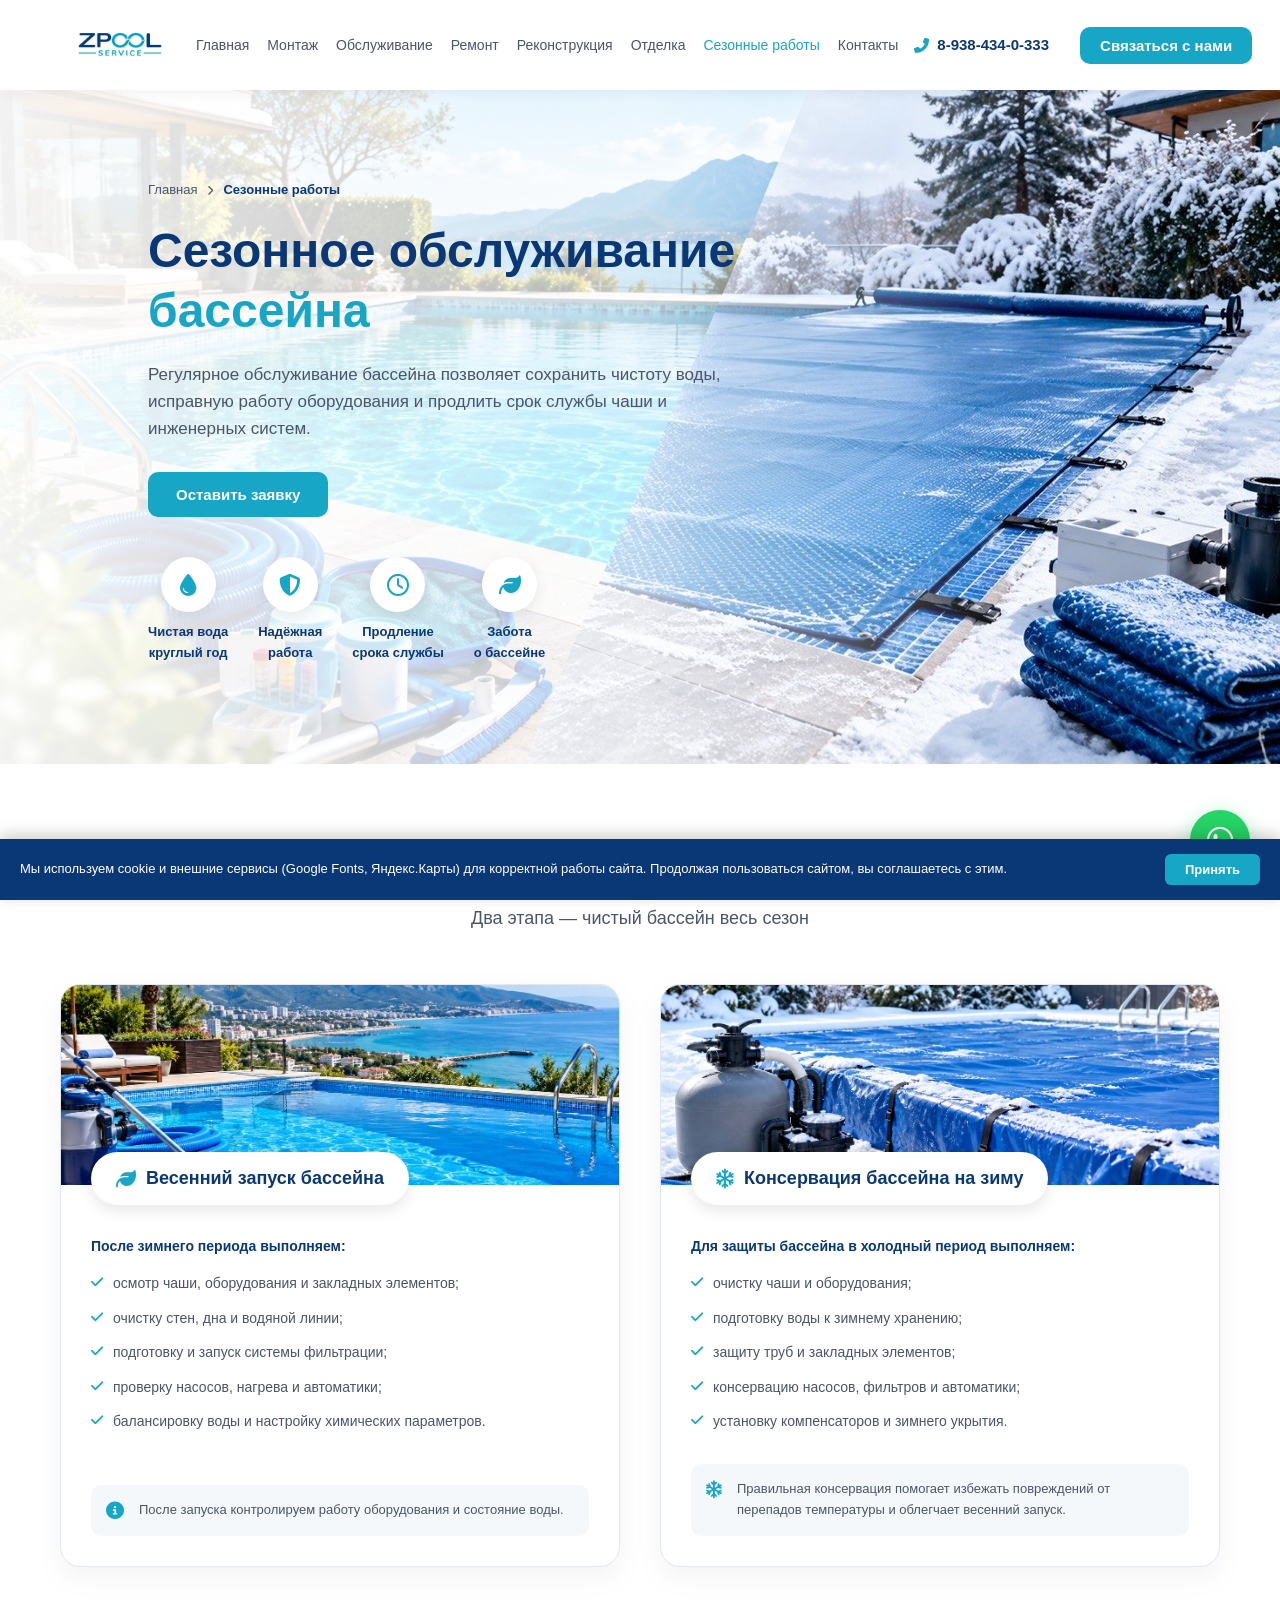
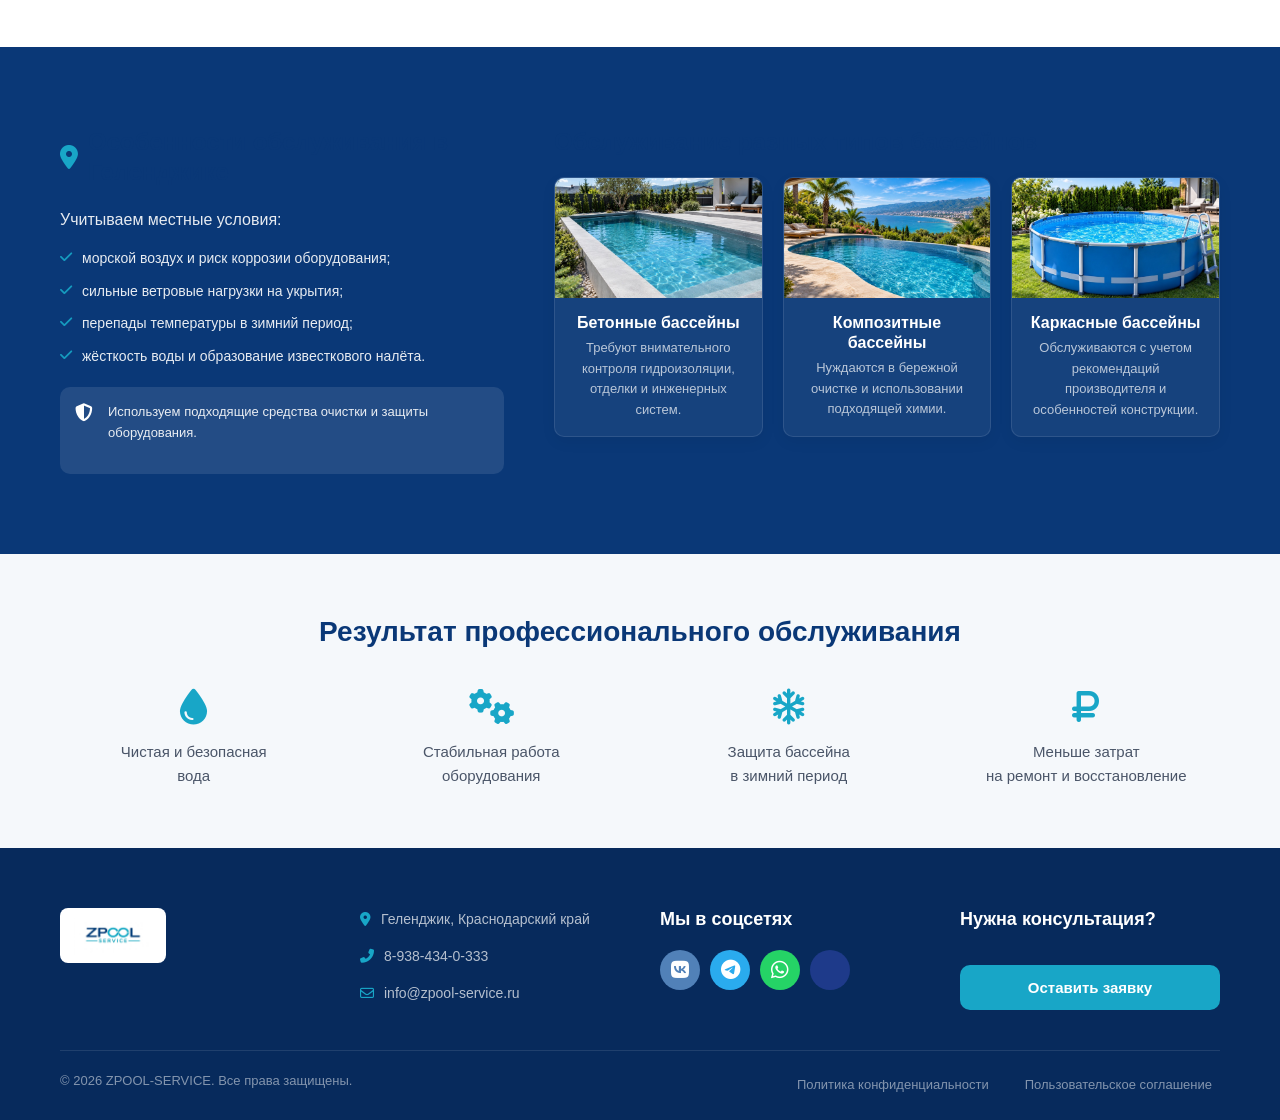
<file: season.html>
<!DOCTYPE html>
<html lang="ru">
<head>
    <meta charset="UTF-8">
    <meta http-equiv="Content-Security-Policy" content="default-src 'self'; script-src 'self'; style-src 'self' 'unsafe-inline' https://fonts.googleapis.com https://cdnjs.cloudflare.com; font-src 'self' https://fonts.gstatic.com https://cdnjs.cloudflare.com; img-src 'self' data: https://maxicons.ru; frame-src https://yandex.ru; connect-src 'self' https://api.web3forms.com; base-uri 'self'; form-action 'self' https://api.web3forms.com; object-src 'none'">
    <meta name="viewport" content="width=device-width, initial-scale=1.0">
    <title>Сезонное обслуживание бассейна | ZPOOL SERVICE</title>
    <meta name="description" content="Весенний запуск и зимняя консервация бассейнов в Геленджике. Профессиональная подготовка оборудования к сезону.">
    <link rel="canonical" href="https://kb61988.github.io/home-gel.github.io/season.html">
    <meta name="theme-color" content="#0a3877">
    <meta property="og:type" content="website">
    <meta property="og:title" content="Сезонное обслуживание бассейна | ZPOOL SERVICE">
    <meta property="og:description" content="Весенний запуск и зимняя консервация бассейнов в Геленджике. Профессиональная подготовка оборудования к сезону.">
    <meta property="og:image" content="https://kb61988.github.io/home-gel.github.io/pool-seasonal-service-summer-winter.jpg">
    <meta property="og:url" content="https://kb61988.github.io/home-gel.github.io/season.html">
    <link rel="icon" href="favicon.png" type="image/png">
    <link rel="preload" as="image" href="pool-seasonal-service-summer-winter.jpg" fetchpriority="high">
    <link rel="preconnect" href="https://fonts.googleapis.com">
    <link rel="preconnect" href="https://fonts.gstatic.com" crossorigin>
    <link href="https://fonts.googleapis.com/css2?family=Montserrat:wght@400;500;600;700;800;900&display=swap" rel="stylesheet">
    <link rel="stylesheet" href="https://cdnjs.cloudflare.com/ajax/libs/font-awesome/6.4.0/css/all.min.css" integrity="sha512-iecdLmaskl7CVkqkXNQ/ZH/XLlvWZOJyj7Yy7tcenmpD1ypASozpmT/E0iPtmFIB46ZmdtAc9eNBvH0H/ZpiBw==" crossorigin="anonymous" referrerpolicy="no-referrer">
    <link rel="stylesheet" href="style.css">
    <script type="application/ld+json">
    {
      "@context": "https://schema.org",
      "@type": "Service",
      "name": "Сезонное обслуживание бассейнов",
      "provider": { "@type": "LocalBusiness", "name": "ZPOOL SERVICE", "telephone": "+79384340333", "address": { "@type": "PostalAddress", "addressLocality": "Геленджик", "addressCountry": "RU" } },
      "areaServed": "Геленджик",
      "description": "Весенний запуск и зимняя консервация бассейнов, подготовка оборудования к сезону."
    }
    </script>
    <script type="application/ld+json">
    {
      "@context": "https://schema.org",
      "@type": "BreadcrumbList",
      "itemListElement": [
        { "@type": "ListItem", "position": 1, "name": "Главная", "item": "https://kb61988.github.io/home-gel.github.io/" },
        { "@type": "ListItem", "position": 2, "name": "Сезонные работы", "item": "https://kb61988.github.io/home-gel.github.io/season.html" }
      ]
    }
    </script>
</head>
<body>

    <header class="header">
        <div class="container">
            <a href="index.html" class="logo-link" aria-label="ZPOOL SERVICE — На главную">
                <img src="logo.png" alt="ZPOOL SERVICE" class="logo-img" width="160" height="60">
            </a>
            <nav class="nav" aria-label="Основное меню">
                <a href="index.html">Главная</a>
                <a href="montazh.html">Монтаж</a>
                <a href="obsluzhivanie.html">Обслуживание</a>
                <a href="remont.html">Ремонт</a>
                <a href="rekonstrukciya.html">Реконструкция</a>
                <a href="otdelka.html">Отделка</a>
                <a href="season.html" class="active" aria-current="page">Сезонные работы</a>
                <a href="index.html#contacts">Контакты</a>
            </nav>
            <a href="tel:+79384340333" class="header-phone" aria-label="Позвонить нам"><i class="fas fa-phone-alt"></i><span>8-938-434-0-333</span></a>
            <button class="btn-primary open-modal-btn btn-header" type="button">Связаться с нами</button>
            <button class="mobile-menu-btn" aria-label="Открыть меню" aria-expanded="false"><i class="fas fa-bars"></i></button>
        </div>
    </header>

    <section class="service-hero hero-season">
        <div class="container service-hero-content">
            <div class="breadcrumbs"><a href="index.html">Главная</a> <i class="fas fa-chevron-right"></i> <span>Сезонные работы</span></div>
            <h1>Сезонное обслуживание <br><span>бассейна</span></h1>
            <p>Регулярное обслуживание бассейна позволяет сохранить чистоту воды, исправную работу оборудования и продлить срок службы чаши и инженерных систем.</p>
            <div class="hero-buttons"><button class="btn-primary open-modal-btn" type="button">Оставить заявку</button></div>
            <div class="hero-features">
                <div class="feature"><div class="feature-icon"><i class="fas fa-tint"></i></div><span>Чистая вода<br>круглый год</span></div>
                <div class="feature"><div class="feature-icon"><i class="fas fa-shield-alt"></i></div><span>Надёжная<br>работа</span></div>
                <div class="feature"><div class="feature-icon"><i class="far fa-clock"></i></div><span>Продление<br>срока службы</span></div>
                <div class="feature"><div class="feature-icon"><i class="fas fa-leaf"></i></div><span>Забота<br>о бассейне</span></div>
            </div>
        </div>
    </section>

    <section class="season-cards-section">
        <div class="container">
            <h2 class="section-title">Сезонное обслуживание<br><span class="section-subtitle">Два этапа — чистый бассейн весь сезон</span></h2>
            <div class="season-grid">
                <div class="season-card">
                    <div class="season-card-top">
                        <div class="season-card-img img-spring"></div>
                        <div class="season-card-header"><i class="fas fa-leaf"></i><h3>Весенний запуск бассейна</h3></div>
                    </div>
                    <div class="season-card-body">
                        <p class="season-intro">После зимнего периода выполняем:</p>
                        <ul class="season-list">
                            <li><i class="fas fa-check"></i> осмотр чаши, оборудования и закладных элементов;</li>
                            <li><i class="fas fa-check"></i> очистку стен, дна и водяной линии;</li>
                            <li><i class="fas fa-check"></i> подготовку и запуск системы фильтрации;</li>
                            <li><i class="fas fa-check"></i> проверку насосов, нагрева и автоматики;</li>
                            <li><i class="fas fa-check"></i> балансировку воды и настройку химических параметров.</li>
                        </ul>
                        <div class="season-note"><i class="fas fa-info-circle"></i><p>После запуска контролируем работу оборудования и состояние воды.</p></div>
                    </div>
                </div>
                <div class="season-card">
                    <div class="season-card-top">
                        <div class="season-card-img img-winter"></div>
                        <div class="season-card-header"><i class="far fa-snowflake"></i><h3>Консервация бассейна на зиму</h3></div>
                    </div>
                    <div class="season-card-body">
                        <p class="season-intro">Для защиты бассейна в холодный период выполняем:</p>
                        <ul class="season-list">
                            <li><i class="fas fa-check"></i> очистку чаши и оборудования;</li>
                            <li><i class="fas fa-check"></i> подготовку воды к зимнему хранению;</li>
                            <li><i class="fas fa-check"></i> защиту труб и закладных элементов;</li>
                            <li><i class="fas fa-check"></i> консервацию насосов, фильтров и автоматики;</li>
                            <li><i class="fas fa-check"></i> установку компенсаторов и зимнего укрытия.</li>
                        </ul>
                        <div class="season-note"><i class="far fa-snowflake"></i><p>Правильная консервация помогает избежать повреждений от перепадов температуры и облегчает весенний запуск.</p></div>
                    </div>
                </div>
            </div>
        </div>
    </section>

    <section class="features-types">
        <div class="container">
            <div class="ft-inner">
                <div class="ft-geo">
                    <h3><i class="fas fa-map-marker-alt"></i> Особенности обслуживания в Геленджике</h3>
                    <p>Учитываем местные условия:</p>
                    <ul>
                        <li><i class="fas fa-check"></i> морской воздух и риск коррозии оборудования;</li>
                        <li><i class="fas fa-check"></i> сильные ветровые нагрузки на укрытия;</li>
                        <li><i class="fas fa-check"></i> перепады температуры в зимний период;</li>
                        <li><i class="fas fa-check"></i> жёсткость воды и образование известкового налёта.</li>
                    </ul>
                    <div class="season-note season-note-light">
                        <i class="fas fa-shield-alt"></i>
                        <p>Используем подходящие средства очистки и защиты оборудования.</p>
                    </div>
                </div>
                <div class="ft-types">
                    <h3>Обслуживание разных типов бассейнов</h3>
                    <div class="types-grid">
                        <div class="type-card"><div class="type-img type-img-1"></div><div class="type-info"><h4>Бетонные бассейны</h4><p>Требуют внимательного контроля гидроизоляции, отделки и инженерных систем.</p></div></div>
                        <div class="type-card"><div class="type-img type-img-2"></div><div class="type-info"><h4>Композитные бассейны</h4><p>Нуждаются в бережной очистке и использовании подходящей химии.</p></div></div>
                        <div class="type-card"><div class="type-img type-img-3"></div><div class="type-info"><h4>Каркасные бассейны</h4><p>Обслуживаются с учетом рекомендаций производителя и особенностей конструкции.</p></div></div>
                    </div>
                </div>
            </div>
        </div>
    </section>

    <section class="result-section">
        <div class="container">
            <h3 class="result-title">Результат профессионального обслуживания</h3>
            <div class="result-grid">
                <div class="result-item"><i class="fas fa-tint"></i><p>Чистая и безопасная<br>вода</p></div>
                <div class="result-item"><i class="fas fa-cogs"></i><p>Стабильная работа<br>оборудования</p></div>
                <div class="result-item"><i class="far fa-snowflake"></i><p>Защита бассейна<br>в зимний период</p></div>
                <div class="result-item"><i class="fas fa-ruble-sign"></i><p>Меньше затрат<br>на ремонт и восстановление</p></div>
            </div>
        </div>
    </section>

    <footer class="footer">
        <div class="container">
            <div class="footer-grid">
                <div><a href="index.html" class="footer-logo-link"><img src="logo.png" alt="ZPOOL SERVICE" class="footer-logo-img" loading="lazy" width="160" height="65"></a></div>
                <div><ul class="contact-list"><li><i class="fas fa-map-marker-alt"></i><span>Геленджик, Краснодарский край</span></li><li><i class="fas fa-phone-alt"></i><a href="tel:+79384340333">8-938-434-0-333</a></li><li><i class="far fa-envelope"></i><a href="mailto:info@zpool-service.ru">info@zpool-service.ru</a></li></ul></div>
                <div><h4>Мы в соцсетях</h4>
                    <div class="socials">
                        <a href="ССЫЛКА_НА_ВК" class="s-vk" aria-label="ВКонтакте" target="_blank" rel="noopener"><i class="fab fa-vk"></i></a>
                        <a href="ССЫЛКА_НА_TELEGRAM" class="s-tg" aria-label="Telegram" target="_blank" rel="noopener"><i class="fab fa-telegram-plane"></i></a>
                        <a href="https://wa.me/79384340333" class="s-wa" aria-label="WhatsApp" target="_blank" rel="noopener"><i class="fab fa-whatsapp"></i></a>
                        <a href="ССЫЛКА_НА_MAX" class="s-max" aria-label="MAX" target="_blank" rel="noopener"></a>
                    </div>
                </div>
                <div><h4>Нужна консультация?</h4><button class="btn-primary open-modal-btn footer-btn" type="button">Оставить заявку</button></div>
            </div>
            <div class="footer-bottom">
                <div>© 2024 ZPOOL-SERVICE. Все права защищены.</div>
                <div class="footer-bottom-links">
                    <button type="button" class="open-privacy">Политика конфиденциальности</button>
                    <button type="button" class="open-terms">Пользовательское соглашение</button>
                </div>
            </div>
        </div>
    </footer>

    <a href="https://wa.me/79384340333" class="floating-whatsapp" aria-label="Написать в WhatsApp"><i class="fab fa-whatsapp"></i></a>
    <div class="mobile-bottom-bar">
        <a href="tel:+79384340333" class="mobile-bar-call"><i class="fas fa-phone-alt"></i> Позвонить</a>
        <a href="https://wa.me/79384340333" class="mobile-bar-wa"><i class="fab fa-whatsapp"></i> WhatsApp</a>
    </div>

    <div class="cookie-banner" id="cookieBanner" role="region" aria-label="Уведомление об использовании cookie">
        <p>Мы используем cookie и внешние сервисы (Google Fonts, Яндекс.Карты) для корректной работы сайта. Продолжая пользоваться сайтом, вы соглашаетесь с этим.</p>
        <button type="button" class="cookie-accept">Принять</button>
    </div>

    <div class="modal-overlay" id="callbackModal" role="dialog" aria-modal="true" aria-labelledby="callbackTitle">
        <div class="modal-content">
            <button class="close-modal close-callback" aria-label="Закрыть окно" type="button">&times;</button>
            <h3 id="callbackTitle" class="modal-title-center">Оставить заявку</h3>
            <p class="modal-subtitle">Оставьте контакты, и мы перезвоним в течение 15 минут</p>
            <p id="modalPoolParams" style="display: none; background: var(--c-bg-light); padding: 10px 15px; border-radius: 8px; font-size: 13px; margin-bottom: 15px; color: var(--c-dark); text-align: left;"></p>
            <form id="modalForm" action="https://api.web3forms.com/submit" method="POST">
                <input type="hidden" name="access_key" value="ВАШ_ACCESS_KEY_ЗДЕСЬ">
                <input type="hidden" name="from_name" value="ZPOOL SERVICE">
                <input type="hidden" name="subject" value="Новая заявка с сайта ZPOOL SERVICE (Сезонные работы)">
                <input type="checkbox" name="botcheck" class="hp-field" tabindex="-1" aria-hidden="true" autocomplete="off">
                <label for="modal-name" class="sr-only">Ваше имя</label>
                <input id="modal-name" type="text" name="name" class="form-control" placeholder="Ваше имя" required autocomplete="name">

                <label for="modal-service" class="sr-only">Услуга</label>
                <select id="modal-service" name="service" class="form-control" required>
                    <option value="Обслуживание">Обслуживание</option>
                    <option value="Монтаж">Монтаж</option>
                    <option value="Ремонт">Ремонт</option>
                    <option value="Реконструкция">Реконструкция</option>
                    <option value="Отделка">Отделка</option>
                    <option value="Сезонные работы" selected>Сезонные работы</option>
                    <option value="Другое">Другое</option>
                </select>

                <label for="modal-phone" class="sr-only">Телефон</label>
                <input id="modal-phone" type="tel" name="phone" class="form-control" placeholder="+7 (___) ___-__-__" required autocomplete="tel" inputmode="tel" maxlength="18" pattern="\+?[0-9\s\-\(\)]{10,18}" title="Введите корректный номер телефона">
                <div class="consent-wrapper">
                    <label class="consent-label">
                        <input type="checkbox" name="consent" value="yes" required>
                        <span>Я даю согласие на обработку персональных данных согласно</span>
                    </label>
                    <button type="button" class="open-consent open-privacy-link">Согласию на обработку ПДн</button>
                </div>
                <button type="submit" class="btn-primary btn-submit">Отправить</button>
                <div id="modalMessage" class="form-message" role="status" aria-live="polite"></div>
            </form>
        </div>
    </div>

    <div class="modal-overlay" id="privacyModal" role="dialog" aria-modal="true" aria-labelledby="privacyTitle">
        <div class="modal-content modal-large">
            <button class="close-modal close-privacy" aria-label="Закрыть окно" type="button">&times;</button>
            <h3 id="privacyTitle" class="modal-title-left">Политика конфиденциальности</h3>
            <div class="legal-text">
                <p><strong>1. Общие положения</strong><br>Настоящая Политика конфиденциальности действует в отношении всей информации, которую сайт ZPOOL SERVICE может получить о Пользователе.</p>
                <p><strong>2. Какие данные мы собираем</strong><br>Мы собираем только те данные, которые Пользователь предоставляет добровольно при заполнении формы: Имя и номер телефона.</p>
                <p><strong>3. Цели сбора данных</strong><br>Данные собираются исключительно для связи с Пользователем, консультирования по вопросам услуг и заключения договора.</p>
            </div>
        </div>
    </div>

    <div class="modal-overlay" id="consentModal" role="dialog" aria-modal="true" aria-labelledby="consentTitle">
        <div class="modal-content modal-large">
            <button class="close-modal close-consent" aria-label="Закрыть окно" type="button">&times;</button>
            <h3 id="consentTitle" class="modal-title-left">Согласие на обработку персональных данных</h3>
            <div class="legal-text consent-text">
                <p><strong>1. Общие положения</strong><br>Настоящим я, субъект персональных данных, свободно, своей волей и в своём интересе даю согласие на обработку моих персональных данных оператору — ZPOOL SERVICE, в соответствии с Федеральным законом от 27.07.2006 № 152-ФЗ «О персональных данных».</p>
                <p><strong>2. Перечень данных</strong><br>Имя; номер телефона.</p>
                <p><strong>3. Цель обработки</strong><br>Обратный звонок; консультирование по услугам; заключение и исполнение договора.</p>
                <p><strong>4. Действия с данными</strong><br>Сбор, запись, систематизация, накопление, хранение, уточнение, извлечение, использование, блокирование, удаление, уничтожение.</p>
                <p><strong>5. Срок действия</strong><br>До отзыва согласия субъектом персональных данных.</p>
                <p><strong>6. Порядок отзыва</strong><br>Согласие может быть отозвано путём направления письменного уведомления на адрес электронной почты <a href="mailto:info@zpool-service.ru">info@zpool-service.ru</a>.</p>
            </div>
        </div>
    </div>

    <div class="modal-overlay" id="termsModal" role="dialog" aria-modal="true" aria-labelledby="termsTitle">
        <div class="modal-content modal-large">
            <button class="close-modal close-terms" aria-label="Закрыть окно" type="button">&times;</button>
            <h3 id="termsTitle" class="modal-title-left">Пользовательское соглашение</h3>
            <div class="legal-text">
                <p><strong>1. Общие положения</strong><br>Настоящее Соглашение регулирует отношения между владельцем сайта ZPOOL SERVICE и Пользователем при использовании сайта.</p>
                <p><strong>2. Предмет соглашения</strong><br>Сайт предоставляет Пользователю доступ к информации об услугах. Оставляя заявку, Пользователь подтверждает согласие на обработку данных.</p>
            </div>
        </div>
    </div>

    <noscript><style>.reveal { opacity: 1; transform: none; }</style></noscript>
    <script src="script.js" defer></script>
</body>
</html>
</file>
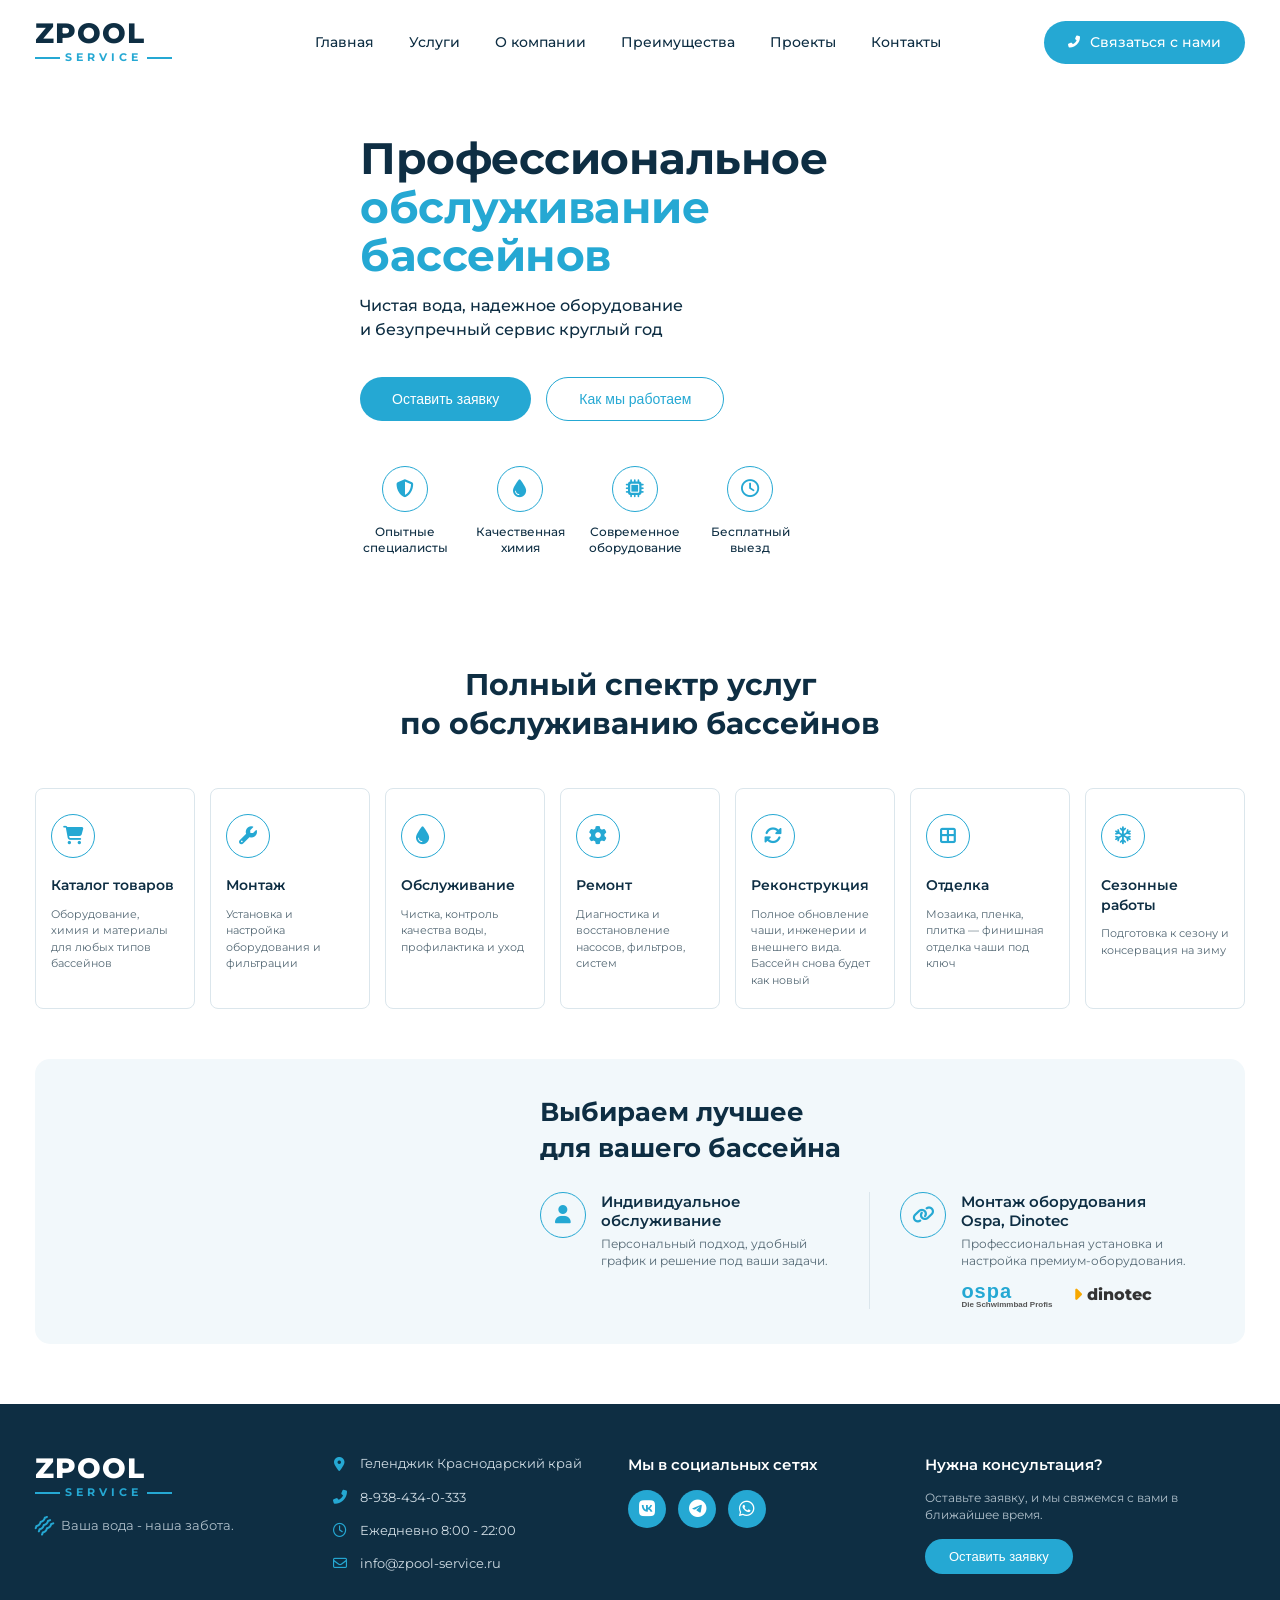
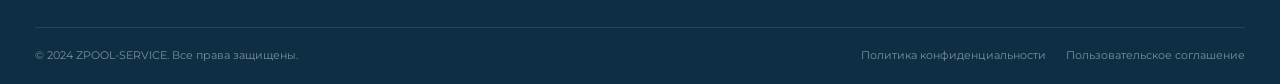
<file: ZPOOL SERVICE.html>
<!DOCTYPE html>
<html lang="ru">
<head>
    <meta charset="UTF-8">
    <meta name="viewport" content="width=device-width, initial-scale=1.0">
    <title>ZPOOL SERVICE</title>
    
    <!-- Шрифты -->
    <link rel="preconnect" href="https://fonts.googleapis.com">
    <link rel="preconnect" href="https://fonts.gstatic.com" crossorigin>
    <link href="https://fonts.googleapis.com/css2?family=Montserrat:wght@400;500;600;700;800&display=swap" rel="stylesheet">
    
    <!-- Иконки -->
    <link rel="stylesheet" href="https://cdnjs.cloudflare.com/ajax/libs/font-awesome/6.4.0/css/all.min.css">

    <style>
        /* === ТОЧНЫЕ ЦВЕТА ИЗ МАКЕТА === */
        :root {
            --c-cyan: #25a8d3;       /* Основной голубой */
            --c-cyan-hover: #1c8bb0;
            --c-dark: #0e2e43;       /* Темно-синий (текст, футер) */
            --c-text: #556975;       /* Серый текст */
            --c-bg-light: #f2f8fb;   /* Светло-голубой фон блока */
            --c-border: #dbe6ec;     /* Цвет рамок карточек */
            --c-white: #ffffff;
        }

        * {
            margin: 0;
            padding: 0;
            box-sizing: border-box;
        }

        body {
            font-family: 'Montserrat', sans-serif;
            color: var(--c-text);
            background-color: var(--c-white);
            line-height: 1.4;
            -webkit-font-smoothing: antialiased;
        }

        a {
            text-decoration: none;
            color: inherit;
        }

        ul {
            list-style: none;
        }

        .container {
            max-width: 1250px;
            margin: 0 auto;
            padding: 0 20px;
        }

        /* === ШАПКА === */
        .header {
            background-color: var(--c-white);
            height: 85px;
            display: flex;
            align-items: center;
        }

        .header .container {
            display: flex;
            justify-content: space-between;
            align-items: center;
            width: 100%;
        }

        /* Логотип (Точная копия) */
        .logo {
            display: flex;
            flex-direction: column;
            justify-content: center;
        }
        .logo-top {
            font-size: 28px;
            font-weight: 800;
            color: var(--c-dark);
            line-height: 1;
            letter-spacing: 1px;
        }
        .logo-bottom {
            display: flex;
            align-items: center;
            margin-top: 3px;
        }
        .logo-line {
            height: 2px;
            background-color: var(--c-cyan);
            width: 25px;
        }
        .logo-bottom span {
            font-size: 11px;
            font-weight: 700;
            color: var(--c-cyan);
            letter-spacing: 4px;
            margin: 0 5px;
        }

        /* Навигация */
        .nav {
            display: flex;
            gap: 35px;
            margin-left: 40px;
        }

        .nav a {
            font-size: 14px;
            font-weight: 500;
            color: var(--c-dark);
            transition: color 0.2s;
        }

        .nav a:hover {
            color: var(--c-cyan);
        }

        /* Кнопка в шапке */
        .btn-header {
            background-color: var(--c-cyan);
            color: var(--c-white);
            padding: 12px 24px;
            border-radius: 30px;
            font-size: 14px;
            font-weight: 500;
            display: flex;
            align-items: center;
            gap: 10px;
            transition: background 0.2s;
        }
        .btn-header:hover {
            background-color: var(--c-cyan-hover);
        }

        /* === ГЛАВНЫЙ ЭКРАН === */
        .hero {
            position: relative;
            height: 520px;
            /* Фото бассейна, гор и лежаков */
            background: url('https://images.unsplash.com/photo-1576013551627-0cc20b96c2a7?ixlib=rb-4.0.3&auto=format&fit=crop&w=1920&q=80') center/cover no-repeat;
            display: flex;
            align-items: center;
        }

        /* Плавный белый градиент слева */
        .hero::before {
            content: '';
            position: absolute;
            top: 0; left: 0; right: 0; bottom: 0;
            background: linear-gradient(90deg, rgba(255,255,255,0.95) 0%, rgba(255,255,255,0.8) 40%, rgba(255,255,255,0) 70%);
        }

        .hero-content {
            position: relative;
            z-index: 1;
            max-width: 600px;
        }

        .hero h1 {
            font-size: 44px;
            line-height: 1.1;
            color: var(--c-dark);
            font-weight: 700;
            margin-bottom: 15px;
            letter-spacing: -0.5px;
        }

        .hero h1 span {
            color: var(--c-cyan);
        }

        .hero p {
            font-size: 16px;
            color: var(--c-dark);
            margin-bottom: 35px;
            font-weight: 500;
            line-height: 1.5;
        }

        .hero-buttons {
            display: flex;
            gap: 15px;
            margin-bottom: 45px;
        }

        .btn-primary {
            background-color: var(--c-cyan);
            color: var(--c-white);
            padding: 14px 32px;
            border-radius: 30px;
            font-size: 14px;
            font-weight: 500;
            border: none;
            cursor: pointer;
            transition: 0.2s;
        }
        .btn-primary:hover {
            background-color: var(--c-cyan-hover);
        }

        .btn-outline {
            background-color: transparent;
            color: var(--c-cyan);
            padding: 13px 32px;
            border-radius: 30px;
            font-size: 14px;
            font-weight: 500;
            border: 1px solid var(--c-cyan);
            cursor: pointer;
            transition: 0.2s;
        }
        .btn-outline:hover {
            background-color: var(--c-cyan);
            color: var(--c-white);
        }

        /* Иконки преимуществ */
        .hero-features {
            display: flex;
            gap: 25px;
        }

        .feature {
            display: flex;
            flex-direction: column;
            align-items: center;
            text-align: center;
            gap: 12px;
            width: 90px;
        }

        .feature-icon {
            width: 46px;
            height: 46px;
            border-radius: 50%;
            border: 1px solid var(--c-cyan);
            display: flex;
            align-items: center;
            justify-content: center;
            color: var(--c-cyan);
            font-size: 18px;
            background: rgba(255,255,255,0.7);
        }

        .feature span {
            font-size: 12px;
            color: var(--c-dark);
            font-weight: 500;
            line-height: 1.3;
        }

        /* === УСЛУГИ === */
        .services {
            padding: 60px 0 50px;
            background: var(--c-white);
        }

        .services h2 {
            text-align: center;
            font-size: 30px;
            color: var(--c-dark);
            font-weight: 700;
            margin-bottom: 45px;
            line-height: 1.3;
        }

        .services-grid {
            display: grid;
            grid-template-columns: repeat(7, 1fr);
            gap: 15px;
        }

        .service-card {
            background: var(--c-white);
            border: 1px solid var(--c-border);
            border-radius: 8px;
            padding: 25px 15px 20px;
            text-align: left;
            transition: 0.2s;
        }

        .service-card:hover {
            box-shadow: 0 10px 25px rgba(0,0,0,0.04);
            border-color: var(--c-cyan);
        }

        .service-card .icon {
            width: 44px;
            height: 44px;
            border-radius: 50%;
            border: 1px solid var(--c-cyan);
            display: flex;
            align-items: center;
            justify-content: center;
            color: var(--c-cyan);
            font-size: 18px;
            margin-bottom: 18px;
        }

        .service-card h3 {
            font-size: 14px;
            color: var(--c-dark);
            font-weight: 600;
            margin-bottom: 10px;
        }

        .service-card p {
            font-size: 11px;
            color: var(--c-text);
            line-height: 1.5;
        }

        /* === БЛОК ОБОРУДОВАНИЯ === */
        .equipment {
            padding: 0 0 60px 0;
        }

        .equipment-inner {
            background-color: var(--c-bg-light);
            border-radius: 15px;
            display: flex;
            align-items: stretch; /* Чтобы картинка тянулась на всю высоту */
            overflow: hidden;
        }

        .equipment-img {
            width: 38%;
            /* Фото бассейна с лестницей */
            background: url('https://images.unsplash.com/photo-1540555700478-4be289fbecef?ixlib=rb-4.0.3&auto=format&fit=crop&w=800&q=80') center/cover no-repeat;
        }

        .equipment-content {
            width: 62%;
            padding: 35px 45px;
        }

        .equipment-content h2 {
            font-size: 26px;
            color: var(--c-dark);
            font-weight: 700;
            margin-bottom: 25px;
        }

        .equipment-grid {
            display: flex;
            gap: 30px;
        }

        .equip-item {
            display: flex;
            gap: 15px;
            flex: 1;
        }
        
        /* Вертикальная линия разделитель */
        .equip-divider {
            width: 1px;
            background-color: var(--c-border);
        }

        .equip-item .icon {
            width: 46px;
            height: 46px;
            border-radius: 50%;
            border: 1px solid var(--c-cyan);
            display: flex;
            align-items: center;
            justify-content: center;
            color: var(--c-cyan);
            font-size: 18px;
            flex-shrink: 0;
            background: transparent;
        }

        .equip-item h4 {
            font-size: 15px;
            color: var(--c-dark);
            font-weight: 600;
            margin-bottom: 5px;
            line-height: 1.3;
        }

        .equip-item p {
            font-size: 12px;
            color: var(--c-text);
            margin-bottom: 12px;
            line-height: 1.4;
        }

        /* Логотипы брендов */
        .brand-logos {
            display: flex;
            gap: 20px;
            align-items: center;
            margin-top: 10px;
        }
        .brand-ospa {
            font-size: 20px;
            font-weight: 800;
            color: var(--c-cyan);
            font-family: Arial, sans-serif;
            letter-spacing: 1px;
            line-height: 1;
        }
        .brand-ospa span {
            font-size: 8px;
            display: block;
            color: #555;
            letter-spacing: 0;
            font-weight: 600;
        }
        .brand-dinotec {
            font-size: 16px;
            font-weight: 800;
            color: #333;
            display: flex;
            align-items: center;
            gap: 5px;
            line-height: 1;
        }
        .brand-dinotec i {
            color: #f7a800; /* Желтая галочка */
            font-size: 18px;
        }

        /* === ПОДВАЛ === */
        .footer {
            background-color: var(--c-dark);
            color: var(--c-white);
            padding: 50px 0 20px;
        }

        .footer-grid {
            display: grid;
            grid-template-columns: 1fr 1fr 1fr 1.2fr;
            gap: 30px;
            margin-bottom: 40px;
        }

        .footer-logo .logo-top { color: var(--c-white); }
        .footer-logo .logo-bottom span { color: var(--c-cyan); }
        .footer-logo .logo-line { background-color: var(--c-cyan); }
        
        .footer-slogan {
            font-size: 13px;
            color: #b0c0cb;
            display: flex;
            align-items: center;
            gap: 8px;
            margin-top: 15px;
        }
        .footer-slogan i {
            color: var(--c-cyan);
            font-size: 16px;
        }

        .contact-list li {
            display: flex;
            align-items: center;
            gap: 12px;
            margin-bottom: 15px;
            font-size: 13px;
            color: #d1dde5;
        }
        .contact-list i {
            color: var(--c-cyan);
            font-size: 14px;
            width: 16px;
            text-align: center;
        }

        .footer h4 {
            font-size: 15px;
            font-weight: 600;
            margin-bottom: 15px;
            color: var(--c-white);
        }
        .socials {
            display: flex;
            gap: 12px;
        }
        .socials a {
            width: 38px;
            height: 38px;
            border-radius: 50%;
            background-color: var(--c-cyan);
            display: flex;
            align-items: center;
            justify-content: center;
            color: var(--c-white);
            font-size: 18px;
            transition: 0.2s;
        }
        .socials a:hover {
            background-color: var(--c-white);
            color: var(--c-cyan);
        }

        .footer-cta p {
            font-size: 12px;
            color: #b0c0cb;
            margin-bottom: 15px;
            line-height: 1.4;
        }
        .btn-footer {
            background-color: var(--c-cyan);
            color: var(--c-white);
            padding: 10px 24px;
            border-radius: 30px;
            font-size: 13px;
            font-weight: 500;
            border: none;
            cursor: pointer;
            transition: 0.2s;
        }
        .btn-footer:hover {
            background-color: var(--c-cyan-hover);
        }

        .footer-bottom {
            border-top: 1px solid rgba(255,255,255,0.1);
            padding-top: 20px;
            display: flex;
            justify-content: space-between;
            align-items: center;
            font-size: 11px;
            color: #7a8f9f;
        }

        .footer-bottom-links {
            display: flex;
            gap: 20px;
        }
        .footer-bottom-links a:hover {
            color: var(--c-white);
        }

    </style>
</head>
<body>

    <!-- ШАПКА -->
    <header class="header">
        <div class="container">
            <a href="#" class="logo">
                <div class="logo-top">ZPOOL</div>
                <div class="logo-bottom">
                    <div class="logo-line"></div>
                    <span>SERVICE</span>
                    <div class="logo-line"></div>
                </div>
            </a>

            <nav class="nav">
                <a href="#">Главная</a>
                <a href="#">Услуги</a>
                <a href="#">О компании</a>
                <a href="#">Преимущества</a>
                <a href="#">Проекты</a>
                <a href="#">Контакты</a>
            </nav>

            <a href="#" class="btn-header">
                <i class="fas fa-phone-alt" style="font-size: 12px;"></i> Связаться с нами
            </a>
        </div>
    </header>

    <!-- ГЛАВНЫЙ ЭКРАН -->
    <section class="hero">
        <div class="container hero-content">
            <h1>Профессиональное <br><span>обслуживание бассейнов</span></h1>
            <p>Чистая вода, надежное оборудование <br>и безупречный сервис круглый год</p>
            
            <div class="hero-buttons">
                <button class="btn-primary">Оставить заявку</button>
                <button class="btn-outline">Как мы работаем</button>
            </div>

            <div class="hero-features">
                <div class="feature">
                    <div class="feature-icon"><i class="fas fa-shield-alt"></i></div>
                    <span>Опытные<br>специалисты</span>
                </div>
                <div class="feature">
                    <div class="feature-icon"><i class="fas fa-tint"></i></div>
                    <span>Качественная<br>химия</span>
                </div>
                <div class="feature">
                    <div class="feature-icon"><i class="fas fa-microchip"></i></div>
                    <span>Современное<br>оборудование</span>
                </div>
                <div class="feature">
                    <div class="feature-icon"><i class="far fa-clock"></i></div>
                    <span>Бесплатный<br>выезд</span>
                </div>
            </div>
        </div>
    </section>

    <!-- УСЛУГИ -->
    <section class="services">
        <div class="container">
            <h2>Полный спектр услуг<br>по обслуживанию бассейнов</h2>
            
            <div class="services-grid">
                <!-- 1 -->
                <div class="service-card">
                    <div class="icon"><i class="fas fa-shopping-cart"></i></div>
                    <h3>Каталог товаров</h3>
                    <p>Оборудование, химия и материалы для любых типов бассейнов</p>
                </div>
                <!-- 2 -->
                <div class="service-card">
                    <div class="icon"><i class="fas fa-wrench"></i></div>
                    <h3>Монтаж</h3>
                    <p>Установка и настройка оборудования и фильтрации</p>
                </div>
                <!-- 3 -->
                <div class="service-card">
                    <div class="icon"><i class="fas fa-tint"></i></div>
                    <h3>Обслуживание</h3>
                    <p>Чистка, контроль качества воды, профилактика и уход</p>
                </div>
                <!-- 4 -->
                <div class="service-card">
                    <div class="icon"><i class="fas fa-cog"></i></div>
                    <h3>Ремонт</h3>
                    <p>Диагностика и восстановление насосов, фильтров, систем</p>
                </div>
                <!-- 5 -->
                <div class="service-card">
                    <div class="icon"><i class="fas fa-sync-alt"></i></div>
                    <h3>Реконструкция</h3>
                    <p>Полное обновление чаши, инженерии и внешнего вида. Бассейн снова будет как новый</p>
                </div>
                <!-- 6 -->
                <div class="service-card">
                    <div class="icon"><i class="fas fa-border-all"></i></div>
                    <h3>Отделка</h3>
                    <p>Мозаика, пленка, плитка — финишная отделка чаши под ключ</p>
                </div>
                <!-- 7 -->
                <div class="service-card">
                    <div class="icon"><i class="far fa-snowflake"></i></div>
                    <h3>Сезонные работы</h3>
                    <p>Подготовка к сезону и консервация на зиму</p>
                </div>
            </div>
        </div>
    </section>

    <!-- БЛОК ОБОРУДОВАНИЯ -->
    <section class="equipment">
        <div class="container">
            <div class="equipment-inner">
                <!-- Левая картинка -->
                <div class="equipment-img"></div>
                
                <!-- Правая часть -->
                <div class="equipment-content">
                    <h2>Выбираем лучшее<br>для вашего бассейна</h2>
                    
                    <div class="equipment-grid">
                        <!-- Левая колонка -->
                        <div class="equip-item">
                            <div class="icon"><i class="fas fa-user"></i></div>
                            <div>
                                <h4>Индивидуальное<br>обслуживание</h4>
                                <p>Персональный подход, удобный график и решение под ваши задачи.</p>
                            </div>
                        </div>
                        
                        <!-- Разделитель -->
                        <div class="equip-divider"></div>

                        <!-- Правая колонка -->
                        <div class="equip-item">
                            <div class="icon"><i class="fas fa-link"></i></div>
                            <div>
                                <h4>Монтаж оборудования<br>Ospa, Dinotec</h4>
                                <p>Профессиональная установка и настройка премиум-оборудования.</p>
                                <div class="brand-logos">
                                    <div class="brand-ospa">ospa<span>Die Schwimmbad Profis</span></div>
                                    <div class="brand-dinotec"><i class="fas fa-caret-right"></i> dinotec</div>
                                </div>
                            </div>
                        </div>
                    </div>
                </div>
            </div>
        </div>
    </section>

    <!-- ПОДВАЛ -->
    <footer class="footer">
        <div class="container">
            <div class="footer-grid">
                
                <!-- Колонка 1 -->
                <div>
                    <div class="logo footer-logo">
                        <div class="logo-top">ZPOOL</div>
                        <div class="logo-bottom">
                            <div class="logo-line"></div>
                            <span>SERVICE</span>
                            <div class="logo-line"></div>
                        </div>
                    </div>
                    <div class="footer-slogan">
                        <i class="fas fa-water" style="transform: rotate(-45deg);"></i>
                        <span>Ваша вода - наша забота.</span>
                    </div>
                </div>

                <!-- Колонка 2 -->
                <div>
                    <ul class="contact-list">
                        <li>
                            <i class="fas fa-map-marker-alt"></i>
                            <span>Геленджик Краснодарский край</span>
                        </li>
                        <li>
                            <i class="fas fa-phone-alt"></i>
                            <span>8-938-434-0-333</span>
                        </li>
                        <li>
                            <i class="far fa-clock"></i>
                            <span>Ежедневно 8:00 - 22:00</span>
                        </li>
                        <li>
                            <i class="far fa-envelope"></i>
                            <span>info@zpool-service.ru</span>
                        </li>
                    </ul>
                </div>

                <!-- Колонка 3 -->
                <div>
                    <h4>Мы в социальных сетях</h4>
                    <div class="socials">
                        <a href="#"><i class="fab fa-vk"></i></a>
                        <a href="#"><i class="fab fa-telegram-plane"></i></a>
                        <a href="#"><i class="fab fa-whatsapp"></i></a>
                    </div>
                </div>

                <!-- Колонка 4 -->
                <div class="footer-cta">
                    <h4>Нужна консультация?</h4>
                    <p>Оставьте заявку, и мы свяжемся с вами в ближайшее время.</p>
                    <button class="btn-footer">Оставить заявку</button>
                </div>

            </div>

            <!-- Нижняя панель -->
            <div class="footer-bottom">
                <div>© 2024 ZPOOL-SERVICE. Все права защищены.</div>
                <div class="footer-bottom-links">
                    <a href="#">Политика конфиденциальности</a>
                    <a href="#">Пользовательское соглашение</a>
                </div>
            </div>
        </div>
    </footer>

</body>
</html>
</file>
<file: style.css>
/* base */
:root {
    --c-dark: #0a3877;
    --c-cyan: #18a6c7;
    --c-white: #ffffff;
    --c-text: #4a5568;
    --c-border: #e2e8f0;
    --c-bg-light: #f5f8fb;
    --c-footer-bg: #072a5c;
    --c-green: #16a34a;
    --c-red: #dc2626;
    --c-whatsapp: #25d366;
    --transition: all 0.3s ease;
}

*, *::before, *::after { box-sizing: border-box; margin: 0; padding: 0; }

html {
    scroll-behavior: smooth;
    -webkit-text-size-adjust: 100%;
    scroll-padding-top: 100px;
}

body {
    font-family: 'Montserrat', -apple-system, BlinkMacSystemFont, 'Segoe UI', sans-serif;
    font-size: 16px;
    line-height: 1.6;
    color: var(--c-text);
    background: var(--c-white);
    overflow-x: hidden;
}

img { max-width: 100%; height: auto; display: block; }
a { color: inherit; text-decoration: none; transition: var(--transition); }
ul, ol { list-style: none; }
button { font-family: inherit; cursor: pointer; border: none; background: none; }
input, textarea, select { font-family: inherit; }

h1, h2, h3, h4, h5, h6 { line-height: 1.25; color: var(--c-dark); }
h1 { font-size: clamp(28px, 4vw, 48px); font-weight: 800; }
h2 { font-size: clamp(24px, 3vw, 36px); font-weight: 700; }
h3 { font-size: 20px; font-weight: 700; }

.container { width: 100%; max-width: 1200px; margin: 0 auto; padding: 0 20px; }

.section-title { text-align: center; margin-bottom: 50px; color: var(--c-dark); }
.section-subtitle { font-size: 18px; font-weight: 500; color: var(--c-text); }

/* buttons */
.btn-primary {
    display: inline-flex; align-items: center; justify-content: center; gap: 8px;
    background: var(--c-cyan); color: var(--c-white);
    padding: 14px 28px; border-radius: 10px;
    font-size: 15px; font-weight: 600;
    transition: var(--transition);
    white-space: nowrap;
    flex-shrink: 0;
}
.btn-primary:hover { background: #1289a8; transform: translateY(-2px); box-shadow: 0 8px 20px rgba(24,166,199,0.3); }

.btn-outline {
    display: inline-flex; align-items: center; justify-content: center; gap: 8px;
    background: transparent; color: var(--c-dark);
    padding: 14px 28px; border-radius: 10px; border: 2px solid var(--c-dark);
    font-size: 15px; font-weight: 600;
    transition: var(--transition);
}
.btn-outline:hover { background: var(--c-dark); color: var(--c-white); }

.btn-header { padding: 10px 20px; margin-left: 15px; }
.footer-btn { margin-top: 15px; width: 100%; }
.btn-submit { width: 100%; padding: 16px; }

/* reveal */
.reveal { opacity: 0; transform: translateY(30px); transition: opacity 0.6s ease, transform 0.6s ease; }
.reveal.active { opacity: 1; transform: none; }

/* header */
.header {
    position: sticky; top: 0; z-index: 100;
    background: var(--c-white);
    height: 90px;
    box-shadow: 0 2px 15px rgba(0,0,0,0.06);
}
.header .container {
    display: flex;
    align-items: center;
    justify-content: space-between;
    height: 100%;
    gap: 16px;
}

.logo-link {
    display: inline-flex;
    align-items: center;
    flex-shrink: 0;
    text-decoration: none;
}
.logo-img {
    height: 60px;
    width: auto;
    max-width: 180px;
    object-fit: contain;
    display: block;
}

.nav { display: flex; align-items: center; gap: 18px; }
.nav a { font-size: 14px; font-weight: 500; color: var(--c-text); position: relative; white-space: nowrap; }
.nav a:hover { color: var(--c-cyan); }
.nav a.active { color: var(--c-cyan); }

.header-phone {
    display: flex;
    align-items: center;
    gap: 8px;
    font-size: 15px;
    font-weight: 600;
    color: var(--c-dark);
    white-space: nowrap;
    flex-shrink: 0;
}
.header-phone i { color: var(--c-cyan); }
.header-phone:hover { color: var(--c-cyan); }

.mobile-menu-btn { display: none; font-size: 24px; color: var(--c-dark); }

/* hero */
.hero {
    position: relative;
    min-height: 640px;
    display: flex; align-items: center;
    padding: 80px 0;
    background: #f0f0f0 url('modern-rectangular-pool.jpg') center/cover no-repeat;
}

.hero::before {
    content: ''; position: absolute; inset: 0;
    background: linear-gradient(to right, rgba(255, 255, 255, 0.95) 0%, rgba(255, 255, 255, 0.7) 50%, rgba(255, 255, 255, 0) 80%);
    z-index: 0;
}

.hero-content {
    position: relative;
    z-index: 1;
    max-width: 640px;
    margin-left: 10%;
    margin-right: auto;
}

.hero h1 { margin-bottom: 20px; color: var(--c-dark); }
.hero h1 span { color: var(--c-cyan); }
.hero p { font-size: 18px; margin-bottom: 35px; color: var(--c-text); font-weight: 500; }
.hero .feature span { color: var(--c-dark); }

.hero-buttons { display: flex; gap: 15px; flex-wrap: wrap; margin-bottom: 50px; }

.hero-features { display: flex; gap: 30px; flex-wrap: wrap; }
.feature { display: flex; flex-direction: column; align-items: center; text-align: center; gap: 10px; font-size: 13px; font-weight: 600; }
.feature-icon {
    width: 55px; height: 55px; border-radius: 50%;
    background: var(--c-white); color: var(--c-cyan);
    display: flex; align-items: center; justify-content: center;
    font-size: 22px; box-shadow: 0 5px 15px rgba(0,0,0,0.08);
}

/* service hero */
.service-hero {
    position: relative; padding: 90px 0 100px; min-height: 480px;
    display: flex; align-items: center;
    background-color: #eaeaea;
    background-size: cover;
    background-position: center;
    background-repeat: no-repeat;
}

.hero-montazh { background-image: url('professional-pool-filtration-station.jpg'); }
.hero-obsluzhivanie { background-image: url('new-obsluzhivanie-bg.jpg'); }
.hero-otdelka { background-image: url('otdelka-hero-bg.jpg'); }
.hero-rekonstrukciya { background-image: url('pool-reconstruction-construction-site.jpg'); }
.hero-remont { background-image: url('pool-pump-repair-disassembled.jpg'); }
.hero-season { background-image: url('pool-seasonal-service-summer-winter.jpg'); }

.service-hero::before {
    content: ''; position: absolute; inset: 0;
    background: linear-gradient(to right, rgba(255, 255, 255, 0.95) 0%, rgba(255, 255, 255, 0.7) 50%, rgba(255, 255, 255, 0) 80%);
    z-index: 0;
}

.service-hero-content {
    position: relative;
    z-index: 1;
    max-width: 700px;
    margin-left: 10%;
    margin-right: auto;
}

.service-hero h1 { color: var(--c-dark); margin-bottom: 20px; }
.service-hero h1 span { color: var(--c-cyan); }
.service-hero p { font-size: 17px; margin-bottom: 30px; max-width: 600px; color: var(--c-text); font-weight: 500; }
.service-hero .feature span { color: var(--c-dark); }

.breadcrumbs { display: flex; align-items: center; gap: 10px; font-size: 13px; margin-bottom: 20px; color: var(--c-text); }
.breadcrumbs a:hover { color: var(--c-cyan); }
.breadcrumbs span { color: var(--c-dark); font-weight: 600; }
.breadcrumbs i { font-size: 10px; }

.service-hero .hero-buttons { margin-bottom: 40px; }

/* stats */
.stats { padding: 60px 0; background: var(--c-dark); color: var(--c-white); }
.stats-grid { display: grid; grid-template-columns: repeat(auto-fit, minmax(180px, 1fr)); gap: 30px; text-align: center; }
.stat-num { font-size: 40px; font-weight: 800; color: var(--c-cyan); margin-bottom: 8px; }
.stat-label { font-size: 14px; opacity: 0.85; }

/* services */
.services { padding: 90px 0; }
.services-grid { display: grid; grid-template-columns: repeat(auto-fit, minmax(280px, 1fr)); gap: 30px; }

.service-card {
    background: var(--c-white);
    border-radius: 15px;
    border: 1px solid var(--c-border);
    text-align: center;
    transition: var(--transition);
    display: flex;
    flex-direction: column;
    overflow: hidden;
}
.service-card:hover {
    transform: translateY(-6px);
    border-color: var(--c-cyan);
    box-shadow: 0 15px 35px rgba(0,0,0,0.08);
}

.service-img {
    width: 100%;
    height: 180px;
    background-color: #e0e0e0;
    overflow: hidden;
}

.service-img img {
    width: 100%;
    height: 100%;
    object-fit: cover;
    transition: transform 0.4s ease;
}

.service-card:hover .service-img img {
    transform: scale(1.08);
}

.service-content {
    padding: 30px 20px;
    flex-grow: 1;
    display: flex;
    flex-direction: column;
}

.service-content h3 { font-size: 20px; margin-bottom: 10px; }
.service-content p { font-size: 14px; }

/* equipment */
.equipment { padding: 80px 0; background: var(--c-bg-light); }
.equipment-inner { display: flex; gap: 50px; align-items: center; }
.equipment-img {
    flex: 1; min-height: 450px; border-radius: 20px;
    background: #e0e0e0 url('professional-pool-filtration-station.jpg') center/cover no-repeat;
}
.equipment-content { flex: 1; }
.equipment-content h2 { margin-bottom: 30px; }
.equipment-grid { display: flex; flex-direction: column; gap: 25px; }
.equip-item { display: flex; gap: 20px; }
.equip-item .icon {
    flex-shrink: 0; width: 50px; height: 50px; border-radius: 12px;
    background: var(--c-white); color: var(--c-cyan);
    display: flex; align-items: center; justify-content: center; font-size: 22px;
    box-shadow: 0 5px 15px rgba(0,0,0,0.06);
}
.equip-item h4 { font-size: 17px; margin-bottom: 6px; }
.equip-item p { font-size: 14px; }

.brand-logos {
    display: flex;
    gap: 30px;
    margin-top: 20px;
    align-items: center;
}
.brand-logos img {
    height: 60px;
    width: auto;
    object-fit: contain;
    display: block;
}

/* process */
.process { padding: 90px 0; }
.process-grid { display: grid; grid-template-columns: repeat(auto-fit, minmax(200px, 1fr)); gap: 30px; }
.process-step { text-align: center; padding: 20px; }
.step-num {
    width: 50px; height: 50px; border-radius: 50%;
    background: var(--c-cyan); color: var(--c-white);
    display: flex; align-items: center; justify-content: center;
    font-size: 20px; font-weight: 800; margin: 0 auto 15px;
}
.process-step h4 { font-size: 17px; margin-bottom: 8px; }
.process-step p { font-size: 14px; }

/* guarantees */
.guarantees { padding: 90px 0; background: var(--c-bg-light); }
.guarantees-grid { display: grid; grid-template-columns: repeat(auto-fit, minmax(280px, 1fr)); gap: 30px; }
.guarantee-card {
    background: var(--c-white); padding: 40px 30px; border-radius: 15px; text-align: center;
    box-shadow: 0 5px 20px rgba(0,0,0,0.04);
}
.guarantee-card i { font-size: 40px; color: var(--c-cyan); margin-bottom: 20px; display: block; }
.guarantee-card h3 { font-size: 19px; margin-bottom: 12px; }
.guarantee-card p { font-size: 14px; }

/* prices */
.prices { padding: 90px 0; }
.prices-grid { display: grid; grid-template-columns: repeat(auto-fit, minmax(300px, 1fr)); gap: 30px; margin-bottom: 30px; }
.price-card { background: var(--c-white); padding: 40px 30px; border-radius: 15px; border: 1px solid var(--c-border); transition: var(--transition); text-align: center; display: flex; flex-direction: column; }
.price-card:hover { transform: translateY(-5px); border-color: var(--c-cyan); box-shadow: 0 15px 30px rgba(0,0,0,0.1); }
.price-card h3 { font-size: 22px; color: var(--c-dark); margin-bottom: 15px; }
.price-card .price { font-size: 28px; font-weight: 800; color: var(--c-cyan); margin-bottom: 25px; }
.price-card ul { text-align: left; margin-bottom: 30px; display: flex; flex-direction: column; gap: 12px; flex-grow: 1; }
.price-card ul li { font-size: 14px; position: relative; padding-left: 25px; color: var(--c-text); }
.price-card ul li::before { content: '\f00c'; font-family: 'Font Awesome 6 Free'; font-weight: 900; position: absolute; left: 0; color: var(--c-cyan); }
.prices-note { text-align: center; font-size: 13px; color: #888; }

/* calculator */
.calculator-section { padding: 80px 0; background: var(--c-bg-light); }
.calculator-subtitle {
    text-align: center;
    color: var(--c-text);
    font-size: 15px;
    margin-top: -35px;
    margin-bottom: 40px;
}
.calculator-box {
    max-width: 600px;
    margin: 0 auto;
    background: var(--c-white);
    border-radius: 20px;
    padding: 32px;
    box-shadow: 0 15px 40px rgba(0,0,0,0.06);
}
.calc-row { margin-bottom: 20px; }
.calc-row label {
    display: block;
    font-weight: 600;
    color: var(--c-dark);
    margin-bottom: 8px;
    font-size: 14px;
}
.calc-row select,
.calc-row input[type="number"] {
    width: 100%;
    padding: 12px 16px;
    border: 1px solid var(--c-border);
    border-radius: 10px;
    font-size: 15px;
    font-family: inherit;
    background: var(--c-white);
    transition: var(--transition);
}
.calc-row select:focus,
.calc-row input[type="number"]:focus {
    outline: none;
    border-color: var(--c-cyan);
    box-shadow: 0 0 0 3px rgba(24,166,199,0.12);
}
.calc-extras { display: flex; flex-wrap: wrap; gap: 16px; }
.calc-extras label {
    display: flex;
    align-items: center;
    gap: 6px;
    font-weight: 500;
    font-size: 14px;
    cursor: pointer;
    margin-bottom: 0;
}
.calc-extras input { accent-color: var(--c-cyan); width: 16px; height: 16px; }
.calc-result-box {
    display: flex;
    justify-content: space-between;
    align-items: center;
    gap: 16px;
    background: var(--c-bg-light);
    padding: 20px;
    border-radius: 12px;
    flex-wrap: wrap;
    margin-top: 8px;
}
.calc-label { font-size: 12px; color: #666; margin-bottom: 4px; }
.calc-price { font-size: 28px; font-weight: 800; color: var(--c-cyan); line-height: 1.2; }
.calc-note {
    margin-top: 16px;
    font-size: 12px;
    color: #888;
    text-align: center;
}

/* form */
.form-section { padding: 80px 0; background: var(--c-bg-light); }
.form-wrapper { max-width: 600px; margin: 0 auto; background: var(--c-white); padding: 40px; border-radius: 20px; box-shadow: 0 15px 40px rgba(0,0,0,0.05); }
.form-control { width: 100%; padding: 15px 20px; margin-bottom: 15px; border: 1px solid var(--c-border); border-radius: 10px; font-family: inherit; font-size: 14px; transition: var(--transition); background: var(--c-white); }
.form-control:focus { outline: none; border-color: var(--c-cyan); box-shadow: 0 0 0 3px rgba(24, 166, 199, 0.1); }
select.form-control { appearance: none; -webkit-appearance: none; background-image: url("data:image/svg+xml;charset=UTF-8,%3csvg xmlns='http://www.w3.org/2000/svg' viewBox='0 0 24 24' fill='none' stroke='%234a5568' stroke-width='2' stroke-linecap='round' stroke-linejoin='round'%3e%3cpolyline points='6 9 12 15 18 9'%3e%3c/polyline%3e%3c/svg%3e"); background-repeat: no-repeat; background-position: right 16px center; background-size: 16px; padding-right: 44px; }
select.form-control:invalid { color: #999; }
select.form-control option { color: var(--c-text); }
.consent-label { display: flex; align-items: flex-start; gap: 10px; font-size: 12px; margin-bottom: 20px; cursor: pointer; color: var(--c-text); }
.consent-label input { margin-top: 3px; }
.form-message { margin-top: 15px; font-size: 14px; text-align: center; font-weight: 600; }

.open-privacy-link {
    background: none;
    border: none;
    padding: 0;
    font: inherit;
    color: var(--c-cyan);
    cursor: pointer;
    text-decoration: underline;
}

/* contacts */
.contacts { padding: 80px 0; }
.contact-wrapper { display: grid; grid-template-columns: 1fr 1fr; gap: 50px; }
.contact-info h2 { font-size: 32px; color: var(--c-dark); margin-bottom: 30px; }
.info-item { display: flex; gap: 20px; margin-bottom: 25px; }
.info-icon { width: 50px; height: 50px; flex-shrink: 0; background: var(--c-bg-light); color: var(--c-cyan); border-radius: 50%; display: flex; align-items: center; justify-content: center; font-size: 20px; }
.info-item h4 { font-size: 16px; color: var(--c-dark); margin-bottom: 5px; }
.info-item p, .info-item a { font-size: 15px; color: var(--c-text); }
.info-item a:hover { color: var(--c-cyan); }
.map-container { background: var(--c-bg-light); border-radius: 15px; overflow: hidden; min-height: 400px; display: flex; flex-direction: column; align-items: center; justify-content: center; text-align: center; padding: 30px; }
.map-container iframe { width: 100%; height: 400px; border: none; }
.map-placeholder p { margin: 15px 0 20px; font-size: 14px; }
.map-placeholder .map-icon { font-size: 40px; color: var(--c-cyan); }

/* faq */
.faq { padding: 80px 0; background: var(--c-bg-light); }
.faq-list { max-width: 800px; margin: 0 auto; display: flex; flex-direction: column; gap: 15px; }
.faq-item { background: var(--c-white); border-radius: 10px; overflow: hidden; border: 1px solid var(--c-border); }
.faq-question { width: 100%; text-align: left; padding: 20px 25px; font-size: 16px; font-weight: 600; color: var(--c-dark); display: flex; justify-content: space-between; align-items: center; transition: var(--transition); }
.faq-question:hover { color: var(--c-cyan); }
.faq-question i { transition: transform var(--transition); color: var(--c-cyan); }
.faq-item.active .faq-question i { transform: rotate(180deg); }
.faq-answer { max-height: 0; overflow: hidden; transition: max-height 0.3s ease-out; padding: 0 25px; }
.faq-answer p { padding-bottom: 20px; font-size: 14px; }

/* reviews */
.reviews { padding: 80px 0; background: var(--c-bg-light); }
.reviews-grid { display: grid; grid-template-columns: repeat(auto-fit, minmax(280px, 1fr)); gap: 30px; }
.review-card {
    background: var(--c-white);
    padding: 30px;
    border-radius: 15px;
    box-shadow: 0 5px 20px rgba(0,0,0,0.04);
    display: flex;
    flex-direction: column;
    transition: var(--transition);
}
.review-card:hover { transform: translateY(-4px); box-shadow: 0 15px 30px rgba(0,0,0,0.08); }
.review-stars { color: #fbbf24; font-size: 18px; margin-bottom: 15px; letter-spacing: 2px; }
.review-text { font-size: 14px; line-height: 1.7; margin-bottom: 20px; flex-grow: 1; font-style: italic; color: var(--c-text); }
.review-author { display: flex; align-items: center; gap: 12px; padding-top: 15px; border-top: 1px solid var(--c-border); }
.review-avatar {
    width: 44px; height: 44px; border-radius: 50%;
    background: var(--c-cyan); color: #fff;
    display: flex; align-items: center; justify-content: center;
    font-weight: 700; font-size: 16px; flex-shrink: 0;
}
.review-name { font-weight: 600; color: var(--c-dark); font-size: 14px; }
.review-meta { font-size: 12px; color: #999; }

/* about */
.about-section { padding: 80px 0; }
.about-inner { display: flex; gap: 50px; align-items: center; }
.about-text { flex: 1; }
.about-text h2 { margin-bottom: 20px; }
.about-text p { font-size: 15px; line-height: 1.7; margin-bottom: 15px; }
.about-text .about-list { margin: 20px 0 25px; display: flex; flex-direction: column; gap: 10px; }
.about-text .about-list li { font-size: 14px; position: relative; padding-left: 25px; }
.about-text .about-list li::before {
    content: '\f00c'; font-family: 'Font Awesome 6 Free'; font-weight: 900;
    position: absolute; left: 0; color: var(--c-cyan);
}
.about-img {
    flex: 1; min-height: 400px; border-radius: 20px;
    background: #e0e0e0 url('modern-rectangular-pool.jpg') center/cover no-repeat;
}

/* footer */
.footer { background: var(--c-footer-bg); color: var(--c-white); padding: 60px 0 20px; }
.footer-grid { display: grid; grid-template-columns: repeat(auto-fit, minmax(200px, 1fr)); gap: 40px; margin-bottom: 40px; }

.footer-logo-link {
    display: inline-flex;
    align-items: center;
    text-decoration: none;
}
.footer-logo-img {
    height: 55px;
    width: auto;
    max-width: 180px;
    object-fit: contain;
    background-color: #ffffff;
    padding: 8px 14px;
    border-radius: 8px;
    display: block;
}

.contact-list { display: flex; flex-direction: column; gap: 15px; }
.contact-list li { display: flex; align-items: flex-start; gap: 10px; font-size: 14px; color: rgba(255,255,255,0.7); }
.contact-list i { color: var(--c-cyan); margin-top: 4px; }
.contact-list a { color: rgba(255,255,255,0.7); }
.contact-list a:hover { color: var(--c-cyan); }
.footer h4 { font-size: 18px; margin-bottom: 20px; color: var(--c-white); }

.socials { display: flex; gap: 10px; align-items: center; }
.socials a { width: 40px; height: 40px; border-radius: 50%; display: flex; align-items: center; justify-content: center; color: var(--c-white); transition: var(--transition); font-size: 20px; }
.socials a:hover { transform: translateY(-3px); box-shadow: 0 5px 15px rgba(0,0,0,0.3); filter: brightness(1.15); }
.socials a.s-vk { background-color: #5181B8; }
.socials a.s-tg { background-color: #2AABEE; }
.socials a.s-wa { background-color: #25D366; }
.socials a.s-max { background-color: #1e3a8a; background-image: url('https://maxicons.ru/icons/MAX.svg'); background-position: center; background-repeat: no-repeat; background-size: 24px; }

.footer-bottom { border-top: 1px solid rgba(255,255,255,0.1); padding-top: 20px; display: flex; justify-content: space-between; flex-wrap: wrap; gap: 15px; font-size: 13px; color: rgba(255,255,255,0.5); }
.footer-bottom-links { display: flex; gap: 20px; }
.footer-bottom-links a { cursor: pointer; }
.footer-bottom-links a:hover { color: var(--c-white); }

.footer-bottom-links button {
    background: none;
    border: none;
    padding: 4px 8px;
    min-height: 24px;
    min-width: 24px;
    display: inline-flex;
    align-items: center;
    font: inherit;
    color: inherit;
    cursor: pointer;
    transition: var(--transition);
}
.footer-bottom-links button:hover { color: var(--c-white); }

/* floating */
.floating-whatsapp { position: fixed; bottom: 30px; right: 30px; width: 60px; height: 60px; background: var(--c-whatsapp); color: white; border-radius: 50%; display: flex; align-items: center; justify-content: center; font-size: 30px; box-shadow: 0 5px 20px rgba(37, 211, 102, 0.4); z-index: 999; transition: var(--transition); }
.floating-whatsapp:hover { transform: scale(1.1); }
.mobile-bottom-bar { display: none; position: fixed; bottom: 0; left: 0; width: 100%; background: var(--c-white); box-shadow: 0 -2px 10px rgba(0,0,0,0.1); z-index: 1000; }
.mobile-bottom-bar a { flex: 1; text-align: center; padding: 15px; font-size: 14px; font-weight: 600; display: flex; align-items: center; justify-content: center; gap: 8px; }
.mobile-bar-call { background: var(--c-dark); color: var(--c-white); }
.mobile-bar-wa { background: var(--c-whatsapp); color: var(--c-white); }

/* modals */
.modal-overlay { position: fixed; top: 0; left: 0; right: 0; bottom: 0; background: rgba(0,0,0,0.5); display: flex; align-items: center; justify-content: center; z-index: 2000; opacity: 0; visibility: hidden; transition: var(--transition); padding: 20px; }
.modal-overlay.active { opacity: 1; visibility: visible; }
.modal-content { background: var(--c-white); border-radius: 15px; padding: 40px; width: 100%; max-width: 500px; position: relative; transform: translateY(20px); transition: var(--transition); max-height: 90vh; overflow-y: auto; }
.modal-overlay.active .modal-content { transform: translateY(0); }
.modal-content.modal-large { max-width: 700px; }
.close-modal { position: absolute; top: 15px; right: 20px; font-size: 30px; color: #999; transition: var(--transition); line-height: 1; }
.close-modal:hover { color: var(--c-red); }
.legal-text { font-size: 14px; line-height: 1.6; color: var(--c-text); }
.legal-text p { margin-bottom: 15px; }

.modal-title-left {
    text-align: left;
    margin-bottom: 15px;
    color: var(--c-dark);
    font-size: 22px;
    font-weight: 700;
}
.modal-title-center {
    text-align: center;
    margin-bottom: 15px;
    color: var(--c-dark);
    font-size: 24px;
    font-weight: 700;
}
.modal-subtitle {
    text-align: center;
    font-size: 14px;
    margin-bottom: 25px;
}

.consent-text p { margin-bottom: 12px; font-size: 14px; }

/* service-page blocks */
.steps-section { padding: 80px 0; background: var(--c-bg-light); }
.steps-grid { display: grid; grid-template-columns: repeat(auto-fit, minmax(200px, 1fr)); gap: 20px; }

.step-card { background: var(--c-white); border-radius: 15px; text-align: center; box-shadow: 0 5px 15px rgba(0,0,0,0.05); position: relative; padding: 0 20px 30px 20px; overflow: hidden; display: flex; flex-direction: column; }
.step-img { width: calc(100% + 40px); margin: 0 -20px 20px -20px; height: 140px; background-color: #e0e0e0; }
.step-img img { width: 100%; height: 100%; object-fit: cover; transition: transform 0.4s ease; }
.step-card:hover .step-img img { transform: scale(1.08); }
.step-card .step-num { position: absolute; top: 15px; right: 15px; width: 30px; height: 30px; background: var(--c-white); color: var(--c-cyan); font-size: 14px; border-radius: 50%; display: flex; align-items: center; justify-content: center; font-weight: 800; margin: 0; z-index: 2; box-shadow: 0 2px 8px rgba(0,0,0,0.15); }
.step-card h3 { font-size: 18px; color: var(--c-dark); margin-bottom: 15px; }
.step-card ul { text-align: left; font-size: 14px; padding-left: 15px; }
.step-card ul li { margin-bottom: 8px; position: relative; }
.step-card ul li::before { content: '•'; color: var(--c-cyan); position: absolute; left: -15px; font-weight: bold; }

.cta-photo-section { padding: 80px 0; }
.cta-photo-inner { display: flex; gap: 50px; align-items: center; background: var(--c-bg-light); border-radius: 20px; overflow: hidden; }
.cta-photo-img { flex: 1; min-height: 400px; background: #e0e0e0 url('professional-pool-filtration-station.jpg') center/cover no-repeat; }
.cta-photo-content { flex: 1; padding: 40px 40px 40px 0; }
.cta-photo-content h2 { font-size: 32px; color: var(--c-dark); margin-bottom: 20px; }
.cta-photo-content p { margin-bottom: 20px; font-size: 15px; }
.cta-list li { margin-bottom: 10px; font-weight: 500; display: flex; align-items: center; gap: 10px; }

.included-section { padding: 80px 0; }
.included-grid { display: grid; grid-template-columns: repeat(auto-fit, minmax(300px, 1fr)); gap: 30px; }

.included-card {
    background: var(--c-white);
    border-radius: 15px;
    position: relative;
    box-shadow: 0 5px 15px rgba(0,0,0,0.05);
    overflow: hidden;
    display: flex;
    flex-direction: column;
    padding: 0;
}

.included-img {
    width: 100%;
    height: 180px;
    background-color: #e0e0e0;
    overflow: hidden;
}

.included-img img {
    width: 100%;
    height: 100%;
    object-fit: cover;
    transition: transform 0.4s ease;
}

.included-card:hover .included-img img {
    transform: scale(1.05);
}

.included-content {
    padding: 25px 30px 30px;
    flex-grow: 1;
}

.included-card .num {
    position: absolute;
    top: 15px;
    right: 15px;
    width: 35px;
    height: 35px;
    background: var(--c-white);
    color: var(--c-cyan);
    font-size: 16px;
    border-radius: 50%;
    display: flex;
    align-items: center;
    justify-content: center;
    font-weight: 800;
    line-height: 1;
    z-index: 2;
    box-shadow: 0 2px 8px rgba(0,0,0,0.15);
}

.included-card h3 { font-size: 18px; color: var(--c-dark); margin-bottom: 15px; }
.included-card ul { font-size: 14px; display: flex; flex-direction: column; gap: 8px; }
.included-card ul li { position: relative; padding-left: 20px; }
.included-card ul li::before { content: '\f00c'; font-family: 'Font Awesome 6 Free'; font-weight: 900; position: absolute; left: 0; color: var(--c-cyan); font-size: 12px; top: 3px; }

.why-important { padding: 80px 0; background: var(--c-white); }
.why-layout { display: flex; gap: 40px; align-items: stretch; }
.why-image-box { flex: 1; background: #0a3877 url('smart-pool-automation-technician.jpg') center/cover no-repeat; border-radius: 20px; padding: 40px; display: flex; flex-direction: column; justify-content: flex-end; position: relative; overflow: hidden; min-height: 400px; }
.why-image-box::before { content: ''; position: absolute; inset: 0; background: linear-gradient(to top, rgba(10,56,119,0.9), transparent); }
.why-image-box h3 { position: relative; z-index: 1; color: var(--c-white); font-size: 24px; margin-bottom: 20px; }
.why-image-box button { position: relative; z-index: 1; align-self: flex-start; }
.why-compare-box { flex: 1.5; display: flex; gap: 20px; }
.compare-col { flex: 1; padding: 30px; border-radius: 15px; }
.compare-bad { background: #fff5f5; border: 1px solid #ffebeb; }
.compare-good { background: #f0fdf4; border: 1px solid #dcfce7; }
.compare-header { font-size: 18px; font-weight: 700; margin-bottom: 20px; display: flex; align-items: center; gap: 10px; }
.compare-bad .compare-header { color: var(--c-red); }
.compare-good .compare-header { color: var(--c-green); }
.compare-col ul { display: flex; flex-direction: column; gap: 15px; }
.compare-col ul li { font-size: 14px; display: flex; gap: 10px; align-items: flex-start; }
.compare-bad ul li i { color: var(--c-red); margin-top: 3px; }
.compare-good ul li i { color: var(--c-green); margin-top: 3px; }

.result-section { padding: 60px 0; background: var(--c-bg-light); text-align: center; }
.result-section-dark { padding: 60px 0; background: var(--c-dark); color: var(--c-white); text-align: center; }
.result-title { font-size: 28px; color: var(--c-dark); margin-bottom: 40px; font-weight: 700; }
.result-section-dark .result-title { color: var(--c-white); }
.result-grid { display: grid; grid-template-columns: repeat(auto-fit, minmax(200px, 1fr)); gap: 30px; }
.result-item i { font-size: 36px; color: var(--c-cyan); margin-bottom: 15px; }
.result-item p { font-size: 15px; font-weight: 500; }

.pool-finish, .area-finish { padding: 80px 0; }
.area-finish { background: var(--c-bg-light); }
.finish-layout { display: flex; gap: 40px; }
.finish-main { flex: 2; }
.finish-side { flex: 1; }
.materials-grid { display: grid; grid-template-columns: repeat(auto-fit, minmax(200px, 1fr)); gap: 20px; }
.material-card { background: var(--c-white); border-radius: 15px; overflow: hidden; box-shadow: 0 5px 15px rgba(0,0,0,0.05); transition: var(--transition); }
.material-card:hover { transform: translateY(-5px); }
.material-img { height: 150px; background-color: #e0e0e0; overflow: hidden; background-size: cover; background-position: center; }
.material-img img { width: 100%; height: 100%; object-fit: cover; display: block; transition: transform 0.3s ease; }
.material-card:hover .material-img img { transform: scale(1.05); }
.material-info { padding: 20px; text-align: center; }
.material-info h4 { font-size: 16px; color: var(--c-dark); margin-bottom: 5px; }
.material-info p { font-size: 13px; }
.side-card { background: var(--c-white); padding: 30px; border-radius: 15px; box-shadow: 0 10px 30px rgba(0,0,0,0.05); height: 100%; display: flex; flex-direction: column; }
.side-card .icon { font-size: 40px; color: var(--c-cyan); margin-bottom: 20px; }
.side-card h3 { font-size: 20px; color: var(--c-dark); margin-bottom: 15px; }
.side-card p { font-size: 14px; margin-bottom: 20px; flex-grow: 1; }
.side-img { height: 200px; border-radius: 10px; overflow: hidden; background-color: #e0e0e0; background-size: cover; background-position: center; }
.side-img img { width: 100%; height: 100%; object-fit: cover; display: block; }

.finish-intro { margin-bottom: 30px; font-size: 14px; }
.season-intro { font-size: 14px; margin-bottom: 15px; font-weight: 600; color: var(--c-dark); }

.why-important-dark { background: var(--c-dark); color: var(--c-white); padding: 80px 0; text-align: center; }
.why-important-dark h2 { font-size: 32px; margin-bottom: 20px; }
.why-important-dark p { font-size: 16px; margin-bottom: 40px; opacity: 0.8; }
.why-grid { display: grid; grid-template-columns: repeat(auto-fit, minmax(200px, 1fr)); gap: 30px; }
.why-item { background: rgba(255,255,255,0.05); padding: 30px; border-radius: 15px; border: 1px solid rgba(255,255,255,0.1); }
.why-icon { font-size: 36px; color: var(--c-cyan); margin-bottom: 15px; }
.why-item span { font-size: 15px; font-weight: 500; }

.when-section, .stages-section { padding: 80px 0; }
.when-grid { display: grid; grid-template-columns: repeat(auto-fit, minmax(250px, 1fr)); gap: 30px; }
.when-card { background: var(--c-white); border-radius: 15px; overflow: hidden; box-shadow: 0 5px 20px rgba(0,0,0,0.05); text-align: center; display: flex; flex-direction: column; }
.when-card .icon { font-size: 40px; color: var(--c-cyan); margin: 30px 0 15px; }
.when-card h3 { font-size: 18px; color: var(--c-dark); margin-bottom: 10px; padding: 0 20px; }
.when-card p { font-size: 14px; margin-bottom: 20px; padding: 0 20px; flex-grow: 1; }
.when-img { height: 200px; background-color: #e0e0e0; background-size: cover; background-position: center; }
.img-crack { background-image: url('pool-crack.jpg'); }
.img-old-finish { background-image: url('old-pool-finish.jpg'); }
.img-old-equip { background-image: url('old-pool-equip.jpg'); }
.img-new-features { background-image: url('pool-new-features.jpg'); }

.stages-section { background: var(--c-bg-light); }
.stages-grid { display: grid; grid-template-columns: repeat(auto-fit, minmax(200px, 1fr)); gap: 20px; }
.stage-card { background: var(--c-white); padding: 30px 20px; border-radius: 15px; box-shadow: 0 5px 15px rgba(0,0,0,0.05); position: relative; padding-top: 50px; }
.stage-num { position: absolute; top: 0; left: 50%; transform: translate(-50%, -50%); width: 40px; height: 40px; background: var(--c-cyan); color: var(--c-white); border-radius: 50%; display: flex; align-items: center; justify-content: center; font-weight: 700; font-size: 18px; border: 3px solid var(--c-white); }
.stage-card h4 { font-size: 17px; color: var(--c-dark); margin-bottom: 10px; text-align: center; }
.stage-card p { font-size: 13px; text-align: center; }

.location-types { padding: 80px 0; }
.loc-types-inner { display: flex; gap: 40px; }
.geo-box { flex: 1; background: var(--c-bg-light); padding: 40px; border-radius: 15px; display: flex; flex-direction: column; justify-content: center; }
.geo-box h3 { font-size: 24px; color: var(--c-dark); margin-bottom: 15px; }
.geo-box h3 i { margin-right: 10px; }
.geo-box p { margin-bottom: 25px; font-size: 15px; }
.types-box { flex: 2; }
.types-box h3 { font-size: 24px; color: var(--c-dark); margin-bottom: 25px; }
.types-grid { display: grid; grid-template-columns: repeat(auto-fit, minmax(200px, 1fr)); gap: 20px; }
.type-card { background: var(--c-white); border-radius: 10px; overflow: hidden; box-shadow: 0 5px 15px rgba(0,0,0,0.05); }
.type-img { height: 120px; background-color: #e0e0e0; background-size: cover; background-position: center; }
.type-img-1 { background-image: url('pool-concrete.jpg'); }
.type-img-2 { background-image: url('pool-composite.jpg'); }
.type-img-3 { background-image: url('pool-frame.jpg'); }
.type-info { padding: 15px; text-align: center; }
.type-info h4 { font-size: 16px; color: var(--c-dark); margin-bottom: 5px; }
.type-info p { font-size: 13px; }

.systems-section { padding: 80px 0; }
.systems-grid { display: grid; grid-template-columns: repeat(auto-fit, minmax(280px, 1fr)); gap: 30px; }
.system-card { background: var(--c-white); border-radius: 15px; border: 1px solid var(--c-border); transition: var(--transition); overflow: hidden; display: flex; flex-direction: column; padding: 0; }
.system-card:hover { transform: translateY(-5px); box-shadow: 0 10px 25px rgba(0,0,0,0.05); border-color: var(--c-cyan); }
.system-img { width: 100%; height: 180px; background-color: #e0e0e0; overflow: hidden; }
.system-img img { width: 100%; height: 100%; object-fit: cover; transition: transform 0.4s ease; }
.system-card:hover .system-img img { transform: scale(1.08); }
.system-content { padding: 25px; flex-grow: 1; display: flex; flex-direction: column; }
.system-content h3 { font-size: 18px; color: var(--c-dark); margin-bottom: 15px; }
.system-content ul { font-size: 14px; display: flex; flex-direction: column; gap: 8px; }
.system-content ul li { position: relative; padding-left: 20px; }
.system-content ul li::before { content: '\f00c'; font-family: 'Font Awesome 6 Free'; font-weight: 900; position: absolute; left: 0; color: var(--c-cyan); font-size: 12px; top: 3px; }

.process-section { padding: 80px 0; background: var(--c-bg-light); }
.process-section .process-step { text-align: left; }
.process-section .process-num { width: 40px; height: 40px; background: var(--c-cyan); color: #fff; border-radius: 50%; display: flex; align-items: center; justify-content: center; font-size: 18px; font-weight: 700; margin-bottom: 15px; }
.process-section h3 { font-size: 18px; color: var(--c-dark); margin-bottom: 10px; }

.features-section { padding: 80px 0; }
.features-inner { display: flex; gap: 30px; }
.feature-box { flex: 1; background: var(--c-bg-light); border-radius: 15px; overflow: hidden; display: flex; flex-direction: column; padding: 0; }
.feature-box-alt { background: #e6f4f8; }
.feature-img { width: 100%; height: 220px; background-color: #e0e0e0; overflow: hidden; }
.feature-img img { width: 100%; height: 100%; object-fit: cover; transition: transform 0.4s ease; }
.feature-box:hover .feature-img img { transform: scale(1.05); }
.feature-content { padding: 30px; flex-grow: 1; }
.feature-box h3 { font-size: 22px; color: var(--c-dark); margin-bottom: 20px; }
.feature-list li { display: flex; align-items: flex-start; gap: 15px; margin-bottom: 15px; font-size: 15px; }
.feature-list li i { color: var(--c-cyan); margin-top: 3px; font-size: 18px; }

.season-cards-section { padding: 80px 0; }
.season-grid { display: grid; grid-template-columns: 1fr 1fr; gap: 40px; }
.season-card { background: var(--c-white); border-radius: 20px; overflow: hidden; box-shadow: 0 10px 30px rgba(0,0,0,0.05); border: 1px solid var(--c-border); display: flex; flex-direction: column; }
.season-card-top { position: relative; }
.season-card-img { height: 200px; background-color: #e0e0e0; background-size: cover; background-position: center; }
.img-spring { background-image: url('pool-spring-cleaning.jpg'); }
.img-winter { background-image: url('pool-winter-cover.jpg'); }
.season-card-header { position: absolute; bottom: -20px; left: 30px; background: var(--c-white); padding: 15px 25px; border-radius: 30px; box-shadow: 0 5px 15px rgba(0,0,0,0.1); display: flex; align-items: center; gap: 10px; }
.season-card-header i { color: var(--c-cyan); font-size: 20px; }
.season-card-header h3 { font-size: 18px; color: var(--c-dark); margin: 0; }
.season-card-body { padding: 50px 30px 30px; flex-grow: 1; display: flex; flex-direction: column; }
.season-list { flex-grow: 1; margin-bottom: 20px; }
.season-list li { display: flex; gap: 10px; font-size: 14px; margin-bottom: 12px; }
.season-list li i { color: var(--c-cyan); margin-top: 3px; }
.season-note { background: var(--c-bg-light); padding: 15px; border-radius: 10px; display: flex; gap: 15px; align-items: flex-start; font-size: 13px; }
.season-note i { color: var(--c-cyan); font-size: 18px; margin-top: 2px; }

.season-note-light { margin-top: 20px; background: rgba(255,255,255,0.1); }
.season-note-light i { color: var(--c-white); }
.season-note-light p { color: var(--c-white); }

.features-types { padding: 80px 0; background: var(--c-dark); color: var(--c-white); }
.ft-inner { display: flex; gap: 50px; }
.ft-geo { flex: 1; }
.ft-geo h3 { font-size: 24px; margin-bottom: 20px; display: flex; align-items: center; gap: 10px; }
.ft-geo h3 i { color: var(--c-cyan); }
.ft-geo p { margin-bottom: 15px; opacity: 0.9; }
.ft-geo ul { margin-bottom: 20px; }
.ft-geo ul li { margin-bottom: 10px; display: flex; gap: 10px; align-items: flex-start; opacity: 0.9; font-size: 14px; }
.ft-geo ul li i { color: var(--c-cyan); margin-top: 3px; }
.ft-types { flex: 1.5; }
.ft-types h3 { font-size: 24px; margin-bottom: 20px; }
.ft-types .type-card { background: rgba(255,255,255,0.05); border: 1px solid rgba(255,255,255,0.1); }
.ft-types .type-info h4 { color: var(--c-white); }
.ft-types .type-info p { color: rgba(255,255,255,0.7); }

/* helpers */
.sr-only {
    position: absolute;
    width: 1px;
    height: 1px;
    padding: 0;
    margin: -1px;
    overflow: hidden;
    clip: rect(0, 0, 0, 0);
    white-space: nowrap;
    border: 0;
}

.consent-wrapper {
    display: flex;
    flex-wrap: wrap;
    align-items: flex-start;
    gap: 4px;
    margin-bottom: 20px;
    font-size: 12px;
    color: var(--c-text);
}

.consent-wrapper .consent-label {
    display: flex;
    align-items: flex-start;
    gap: 8px;
    cursor: pointer;
    margin-bottom: 0;
}

.consent-wrapper .consent-label input {
    margin-top: 3px;
    flex-shrink: 0;
}

.consent-wrapper .open-privacy-link {
    background: none;
    border: none;
    padding: 0;
    font: inherit;
    color: var(--c-cyan);
    cursor: pointer;
    text-decoration: underline;
    white-space: nowrap;
}

.consent-wrapper .open-privacy-link:hover { color: #1289a8; }

/* honeypot */
.hp-field {
    position: absolute !important;
    left: -9999px !important;
    top: -9999px !important;
    opacity: 0 !important;
    pointer-events: none !important;
    height: 1px !important;
    width: 1px !important;
    overflow: hidden !important;
}

/* cookie banner */
.cookie-banner {
    display: none;
    position: fixed;
    bottom: 0; left: 0; right: 0;
    background: var(--c-dark);
    color: var(--c-white);
    padding: 15px 20px;
    z-index: 1500;
    align-items: center;
    justify-content: space-between;
    gap: 20px;
    flex-wrap: wrap;
    font-size: 13px;
    box-shadow: 0 -4px 15px rgba(0,0,0,0.2);
}
.cookie-banner.show { display: flex; }
.cookie-banner p { margin: 0; flex: 1; min-width: 200px; }
.cookie-banner a { color: var(--c-cyan); text-decoration: underline; }
.cookie-accept {
    background: var(--c-cyan);
    color: var(--c-white);
    padding: 8px 20px;
    border-radius: 6px;
    font-weight: 600;
    font-size: 13px;
    white-space: nowrap;
}

@media (max-width: 1024px) {
    .equipment-inner, .cta-photo-inner, .why-layout, .finish-layout, .loc-types-inner, .features-inner, .ft-inner, .about-inner {
        flex-direction: column;
    }
    .equipment-img, .cta-photo-img, .why-image-box, .about-img { min-height: 300px; width: 100%; }
    .about-img { order: -1; }
    .cta-photo-content { padding: 30px; }
    .why-compare-box { flex-direction: column; }
    .contact-wrapper { grid-template-columns: 1fr; }
    .season-grid { grid-template-columns: 1fr; }
}

@media (max-width: 992px) {
    .header { height: 80px; }
    .mobile-menu-btn { display: block; }
    .header-phone, .btn-header { display: none; }
    .nav {
        display: none; position: fixed; top: 80px; left: 0; width: 100%;
        background: var(--c-white); flex-direction: column; padding: 20px;
        box-shadow: 0 10px 15px rgba(0,0,0,0.05); gap: 15px; z-index: 999;
        max-height: calc(100vh - 80px); overflow-y: auto;
    }
    .nav.active { display: flex; }
    .nav a { font-size: 16px; width: 100%; padding: 12px 0; border-bottom: 1px solid var(--c-border); }
}

@media (max-width: 768px) {
    .floating-whatsapp { display: none; }
    .mobile-bottom-bar { display: flex; }
    body { padding-bottom: 60px; }

    .hero { padding: 40px 0; min-height: auto; }
    .service-hero { padding: 50px 0 80px; }

    .hero::before, .service-hero::before { background: linear-gradient(to bottom, rgba(255,255,255,0.95) 0%, rgba(255,255,255,0.8) 100%); }

    .hero-content, .service-hero-content { margin-left: 0; }

    .hero-buttons { flex-direction: column; }
    .hero-buttons .btn-primary, .hero-buttons .btn-outline { width: 100%; }

    .hero-features { gap: 15px; justify-content: space-between; }
    .feature { width: 45%; margin-bottom: 15px; }

    .form-wrapper { padding: 25px 20px; }
    .calculator-box { padding: 24px 20px; }
    .calc-result-box { flex-direction: column; align-items: stretch; text-align: center; }
    .calc-price { font-size: 24px; }

    .reviews-grid { grid-template-columns: 1fr; }
    .review-card { padding: 24px 20px; }

    .footer-bottom { flex-direction: column; text-align: center; align-items: center; }
    .footer-bottom-links { flex-direction: column; gap: 10px; }

    .cookie-banner { bottom: 60px; flex-direction: column; align-items: stretch; }
    .cookie-accept { width: 100%; }
}

@media (prefers-reduced-motion: reduce) {
    html { scroll-behavior: auto; }
    .reveal { opacity: 1; transform: none; transition: none; }
    .service-card,
    .service-img img,
    .included-img img,
    .system-img img,
    .material-img img,
    .feature-img img,
    .step-img img { transition: none; }
    .btn-primary:hover { transform: none; }
}
</file>
